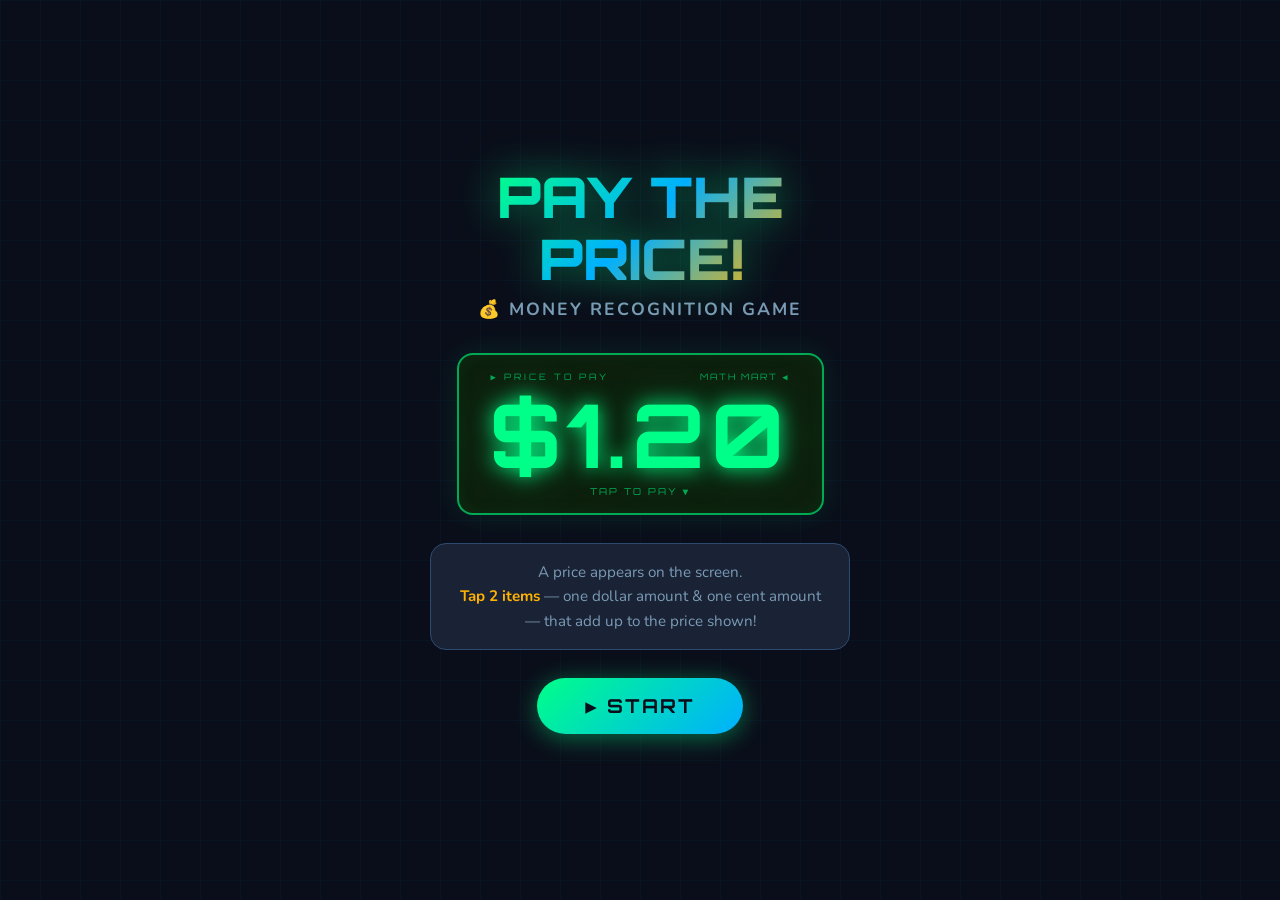
<file: index.html>
<!DOCTYPE html>
<html lang="en">
<head>
<meta charset="UTF-8">
<meta name="viewport" content="width=device-width, initial-scale=1.0, user-scalable=no">
<title>Pay the Price! 💰</title>
<link href="https://fonts.googleapis.com/css2?family=Orbitron:wght@400;700;900&family=Nunito:wght@400;700;800;900&display=swap" rel="stylesheet">
<style>
  /* ===== CSS VARIABLES ===== */
  :root {
    --bg: #0a0e1a;
    --panel: #111827;
    --panel2: #1a2235;
    --vfd-bg: #0d1f0d;
    --vfd-glow: #00ff88;
    --vfd-dim: #00aa55;
    --amber: #ffb300;
    --amber-glow: #ff8c00;
    --red: #ff3d5a;
    --green: #00e676;
    --blue: #00b0ff;
    --card-bg: #1e2d45;
    --card-border: #2e4a70;
    --card-hover: #243555;
    --selected: #00b0ff;
    --selected-bg: #0a2540;
    --correct: #00e676;
    --wrong: #ff3d5a;
    --text: #e8f4ff;
    --text-dim: #7a9bb5;
    --shadow: 0 8px 32px rgba(0,0,0,0.6);
    --radius: 16px;
    --radius-sm: 10px;
  }

  /* ===== RESET & BASE ===== */
  *, *::before, *::after { box-sizing: border-box; margin: 0; padding: 0; }

  html, body {
    width: 100%; height: 100%;
    /* Account for CodePen's ~45px top bar */
    max-height: 100dvh;
    overflow: hidden;
    background: var(--bg);
    font-family: 'Nunito', sans-serif;
    color: var(--text);
    -webkit-tap-highlight-color: transparent;
    user-select: none;
  }

  /* ===== SCREEN SYSTEM ===== */
  .screen {
    position: absolute;
    inset: 0;
    display: flex;
    flex-direction: column;
    align-items: center;
    justify-content: center;
    opacity: 0;
    pointer-events: none;
    transition: opacity 0.4s ease;
  }
  .screen.active {
    opacity: 1;
    pointer-events: all;
  }

  /* ===== BACKGROUND GRID ===== */
  body::before {
    content: '';
    position: fixed;
    inset: 0;
    background-image:
      linear-gradient(rgba(0,176,255,0.04) 1px, transparent 1px),
      linear-gradient(90deg, rgba(0,176,255,0.04) 1px, transparent 1px);
    background-size: 40px 40px;
    pointer-events: none;
    z-index: 0;
  }

  /* ===== LOADING SCREEN ===== */
  #loadingScreen {
    z-index: 100;
    background: var(--bg);
    gap: 24px;
  }
  .loader-title {
    font-family: 'Orbitron', monospace;
    font-size: clamp(1.4rem, 4vw, 2.2rem);
    font-weight: 900;
    color: var(--vfd-glow);
    text-shadow: 0 0 20px var(--vfd-glow);
    letter-spacing: 2px;
  }
  .loader-bar-wrap {
    width: min(320px, 80vw);
    height: 8px;
    background: #1a2235;
    border-radius: 4px;
    overflow: hidden;
    border: 1px solid #2e4a70;
  }
  .loader-bar {
    height: 100%;
    width: 0%;
    background: linear-gradient(90deg, var(--vfd-glow), var(--blue));
    border-radius: 4px;
    transition: width 0.2s ease;
    box-shadow: 0 0 10px var(--vfd-glow);
  }
  .loader-label {
    font-size: 0.85rem;
    color: var(--text-dim);
    font-weight: 700;
    letter-spacing: 1px;
  }

  /* ===== START SCREEN ===== */
  #startScreen {
    z-index: 10;
    gap: 0;
    padding: 20px;
  }
  .start-logo {
    font-family: 'Orbitron', monospace;
    font-weight: 900;
    font-size: clamp(1.8rem, 6vw, 3.5rem);
    background: linear-gradient(135deg, var(--vfd-glow) 0%, var(--blue) 50%, var(--amber) 100%);
    -webkit-background-clip: text;
    -webkit-text-fill-color: transparent;
    background-clip: text;
    text-shadow: none;
    filter: drop-shadow(0 0 20px rgba(0,255,136,0.5));
    text-align: center;
    line-height: 1.1;
    margin-bottom: 8px;
  }
  .start-tagline {
    font-size: clamp(0.9rem, 2.5vw, 1.1rem);
    color: var(--text-dim);
    font-weight: 700;
    letter-spacing: 2px;
    text-transform: uppercase;
    margin-bottom: 32px;
    text-align: center;
  }
  .start-demo {
    background: var(--vfd-bg);
    border: 2px solid var(--vfd-dim);
    border-radius: var(--radius);
    padding: 16px 32px;
    margin-bottom: 28px;
    text-align: center;
    box-shadow: 0 0 30px rgba(0,255,136,0.1), inset 0 0 20px rgba(0,255,136,0.05);
  }
  .start-demo-label {
    font-family: 'Orbitron', monospace;
    font-size: 0.7rem;
    color: var(--vfd-dim);
    letter-spacing: 3px;
    margin-bottom: 4px;
  }
  .start-demo-price {
    font-family: 'Orbitron', monospace;
    font-size: clamp(2rem, 6vw, 3rem);
    color: var(--vfd-glow);
    font-weight: 700;
    text-shadow: 0 0 20px var(--vfd-glow), 0 0 40px rgba(0,255,136,0.3);
    letter-spacing: 4px;
  }
  .instructions {
    background: var(--panel2);
    border: 1px solid var(--card-border);
    border-radius: var(--radius);
    padding: 16px 20px;
    margin-bottom: 28px;
    max-width: 420px;
    width: 100%;
  }
  .instructions p {
    font-size: clamp(0.85rem, 2.2vw, 0.95rem);
    color: var(--text-dim);
    line-height: 1.6;
    text-align: center;
  }
  .instructions strong { color: var(--amber); }

  .btn-start {
    font-family: 'Orbitron', monospace;
    font-size: clamp(1rem, 3vw, 1.2rem);
    font-weight: 700;
    letter-spacing: 2px;
    color: var(--bg);
    background: linear-gradient(135deg, var(--vfd-glow), var(--blue));
    border: none;
    border-radius: 50px;
    padding: 16px 48px;
    cursor: pointer;
    transition: transform 0.15s, box-shadow 0.15s, filter 0.15s;
    box-shadow: 0 4px 24px rgba(0,255,136,0.4), 0 0 0 0 rgba(0,255,136,0);
    min-height: 56px;
    min-width: 180px;
  }
  .btn-start:hover { transform: translateY(-2px); filter: brightness(1.1); box-shadow: 0 8px 32px rgba(0,255,136,0.5); }
  .btn-start:active { transform: translateY(0px) scale(0.97); }

  /* ===== GAME SCREEN ===== */
  #gameScreen {
    z-index: 10;
    justify-content: flex-start;
    padding: 0;
    gap: 0;
  }
  .game-wrapper {
    width: 100%;
    height: 100%;
    display: flex;
    flex-direction: column;
    padding: 8px 10px 6px;
    gap: 7px;
    max-width: 600px;
    margin: 0 auto;
  }



  /* ===== SEGMENTED PROGRESS BAR ===== */
  .seg-progress {
    display: flex;
    gap: 4px;
    flex-shrink: 0;
    align-items: center;
  }
  .seg {
    flex: 1;
    height: 28px;
    border-radius: 6px;
    background: var(--panel2);
    border: 1.5px solid var(--card-border);
    display: flex;
    align-items: center;
    justify-content: center;
    font-family: 'Orbitron', monospace;
    font-size: 0.6rem;
    font-weight: 700;
    color: var(--text-dim);
    transition: background 0.35s ease, border-color 0.35s ease, color 0.35s ease, box-shadow 0.35s ease;
    overflow: hidden;
  }
  .seg.done {
    background: var(--vfd-glow);
    border-color: var(--vfd-glow);
    color: #0a0e1a;
    box-shadow: 0 0 8px rgba(0,255,136,0.5);
  }
  .seg.done .seg-num { display: none; }
  .seg.done::after { content: '✓'; font-size: 0.72rem; font-weight: 900; }

  /* VFD DISPLAY */
  .vfd-display {
    background: var(--vfd-bg);
    border: 2px solid var(--vfd-dim);
    border-radius: var(--radius);
    padding: 14px 16px;
    text-align: center;
    flex-shrink: 0;
    position: relative;
    box-shadow: 0 0 24px rgba(0,255,136,0.12), inset 0 0 16px rgba(0,255,136,0.05);
    overflow: hidden;
  }
  .vfd-display::before {
    content: '';
    position: absolute;
    inset: 0;
    background: repeating-linear-gradient(
      0deg,
      transparent,
      transparent 3px,
      rgba(0,0,0,0.1) 3px,
      rgba(0,0,0,0.1) 4px
    );
    pointer-events: none;
  }
  .vfd-label-row {
    display: flex;
    justify-content: space-between;
    align-items: center;
    margin-bottom: 4px;
  }
  .vfd-label {
    font-family: 'Orbitron', monospace;
    font-size: 0.55rem;
    color: var(--vfd-dim);
    letter-spacing: 3px;
    text-transform: uppercase;
  }
  .vfd-store {
    font-family: 'Orbitron', monospace;
    font-size: 0.55rem;
    color: var(--vfd-dim);
    letter-spacing: 2px;
  }
  .vfd-price {
    font-family: 'Orbitron', monospace;
    font-size: clamp(3rem, 11vw, 5.5rem);
    font-weight: 700;
    color: var(--vfd-glow);
    text-shadow: 0 0 20px var(--vfd-glow), 0 0 60px rgba(0,255,136,0.2);
    letter-spacing: 6px;
    line-height: 1.1;
    transition: all 0.2s ease;
  }
  .vfd-price.flash {
    animation: priceFlash 0.4s ease;
  }
  @keyframes priceFlash {
    0% { opacity: 1; }
    30% { opacity: 0.1; color: #fff; }
    60% { opacity: 0.6; }
    100% { opacity: 1; }
  }
  .vfd-subtext {
    font-family: 'Orbitron', monospace;
    font-size: 0.6rem;
    color: var(--vfd-dim);
    letter-spacing: 2px;
    margin-top: 2px;
  }

  /* SELECTION TRAY */
  .selection-tray {
    display: flex;
    align-items: center;
    justify-content: center;
    gap: 12px;
    flex-shrink: 0;
    min-height: 48px;
  }
  .tray-slot {
    width: clamp(70px, 18vw, 100px);
    height: clamp(56px, 14vw, 80px);
    border: 2px dashed var(--card-border);
    border-radius: var(--radius-sm);
    display: flex;
    align-items: center;
    justify-content: center;
    background: var(--panel2);
    position: relative;
    transition: all 0.2s ease;
  }
  .tray-slot.filled {
    border-color: var(--selected);
    border-style: solid;
    background: var(--selected-bg);
    box-shadow: 0 0 14px rgba(0,176,255,0.3);
  }
  .tray-slot img {
    width: 80%;
    height: 80%;
    object-fit: contain;
    filter: drop-shadow(0 2px 6px rgba(0,0,0,0.5));
  }
  .tray-label {
    font-family: 'Orbitron', monospace;
    font-size: clamp(0.6rem, 1.5vw, 0.7rem);
    font-weight: 700;
    color: var(--selected);
    text-align: center;
    margin-top: 4px;
    min-height: 14px;
  }
  .tray-plus {
    font-size: 1.4rem;
    color: var(--card-border);
    font-weight: 900;
  }
  .tray-eq {
    font-size: 1.4rem;
    color: var(--card-border);
    font-weight: 900;
  }
  .tray-total {
    font-family: 'Orbitron', monospace;
    font-size: clamp(0.85rem, 2.5vw, 1rem);
    font-weight: 700;
    color: var(--text-dim);
    min-width: 70px;
    text-align: left;
  }
  .tray-total.match { color: var(--correct); text-shadow: 0 0 10px var(--correct); }
  .tray-wrapper {
    display: flex;
    flex-direction: column;
    align-items: center;
  }

  /* money-grid kept for compatibility but layout now uses .money-zone/.money-row */
  .money-grid { display: none; }
  .money-card {
    background: var(--card-bg);
    border: 2px solid var(--card-border);
    border-radius: var(--radius-sm);
    display: flex;
    align-items: center;
    justify-content: center;
    cursor: pointer;
    transition: transform 0.12s ease, box-shadow 0.12s ease, background 0.12s ease, border-color 0.12s ease;
    padding: 6px;
    position: relative;
    overflow: hidden;
    min-height: 44px;
  }
  .money-card:hover {
    transform: translateY(-2px);
    background: var(--card-hover);
    box-shadow: 0 6px 20px rgba(0,0,0,0.4);
    border-color: #4a7aaa;
  }
  .money-card:active { transform: scale(0.95); }
  .money-card.selected {
    background: var(--selected-bg);
    border-color: var(--selected);
    box-shadow: 0 0 16px rgba(0,176,255,0.35), inset 0 0 12px rgba(0,176,255,0.05);
  }
  .money-card.correct-flash {
    animation: correctFlash 0.5s ease forwards;
  }
  .money-card.wrong-flash {
    animation: wrongFlash 0.5s ease forwards;
  }
  @keyframes correctFlash {
    0% { background: var(--selected-bg); }
    30% { background: rgba(0,230,118,0.3); border-color: var(--correct); box-shadow: 0 0 24px rgba(0,230,118,0.5); }
    100% { background: var(--selected-bg); }
  }
  @keyframes wrongFlash {
    0% { background: var(--selected-bg); }
    30% { background: rgba(255,61,90,0.3); border-color: var(--wrong); box-shadow: 0 0 24px rgba(255,61,90,0.5); }
    100% { background: var(--card-bg); border-color: var(--card-border); }
  }
  .money-card.disabled {
    opacity: 0.4;
    cursor: not-allowed;
    pointer-events: none;
  }
  .money-card img {
    width: 100%;
    height: 100%;
    object-fit: contain;
    filter: drop-shadow(0 2px 6px rgba(0,0,0,0.4));
    pointer-events: none;
    display: block;
  }
  /* Coins (all cents + $1 coin) are smaller than notes — scale down */
  .money-card.cents-type img,
  .money-card.coin-type img {
    width: 72%;
    height: 72%;
  }
  /* Hide labels — image-only cards */
  .money-card-label { display: none; }
  .money-card.cents-type { border-color: rgba(255,179,0,0.25); }
  .money-card.dollars-type { border-color: rgba(0,176,255,0.2); }
  .money-card.coin-type { border-color: rgba(0,176,255,0.2); }

  /* ===== MONEY ZONE SEPARATOR ===== */
  .money-zone {
    flex: 1;
    min-height: 0;
    display: flex;
    flex-direction: column;
    background: #0d1628;
    border: 1.5px solid #1e3050;
    border-radius: var(--radius);
    padding: 8px;
    gap: 6px;
    position: relative;
  }
  .money-zone-label {
    font-family: 'Orbitron', monospace;
    font-size: 0.5rem;
    font-weight: 700;
    letter-spacing: 3px;
    color: #2a4060;
    text-align: center;
    text-transform: uppercase;
    flex-shrink: 0;
  }
  .money-row {
    display: grid;
    grid-template-columns: repeat(4, 1fr);
    gap: 6px;
    flex: 1;
    min-height: 0;
  }

  /* FEEDBACK OVERLAY */
  .feedback-overlay {
    position: absolute;
    inset: 0;
    display: flex;
    flex-direction: column;
    align-items: center;
    justify-content: center;
    gap: 8px;
    background: rgba(10,14,26,0.88);
    border-radius: var(--radius);
    opacity: 0;
    pointer-events: none;
    transition: opacity 0.2s ease;
    z-index: 20;
    backdrop-filter: blur(4px);
  }
  .feedback-overlay.show { opacity: 1; pointer-events: all; }
  .feedback-emoji { font-size: clamp(2.5rem, 8vw, 4rem); animation: popIn 0.3s cubic-bezier(0.34,1.56,0.64,1); }
  .feedback-msg {
    font-family: 'Orbitron', monospace;
    font-size: clamp(1.2rem, 4vw, 1.8rem);
    font-weight: 900;
    letter-spacing: 2px;
    text-align: center;
  }
  .feedback-msg.correct { color: var(--correct); text-shadow: 0 0 20px var(--correct); }
  .feedback-msg.wrong { color: var(--wrong); text-shadow: 0 0 20px var(--wrong); }
  .feedback-sub {
    font-size: clamp(0.75rem, 2vw, 0.9rem);
    color: var(--text-dim);
    font-weight: 700;
    text-align: center;
  }
  .btn-next {
    font-family: 'Orbitron', monospace;
    font-size: 0.9rem;
    font-weight: 700;
    letter-spacing: 1px;
    color: var(--bg);
    background: var(--vfd-glow);
    border: none;
    border-radius: 50px;
    padding: 12px 32px;
    cursor: pointer;
    margin-top: 8px;
    min-height: 48px;
    transition: transform 0.15s, filter 0.15s;
    box-shadow: 0 4px 16px rgba(0,255,136,0.3);
  }
  .btn-next:hover { filter: brightness(1.1); transform: translateY(-1px); }
  .btn-next:active { transform: scale(0.96); }
  @keyframes popIn {
    0% { transform: scale(0); }
    100% { transform: scale(1); }
  }

  /* RESULT SCREEN */
  #resultScreen {
    z-index: 10;
    gap: 20px;
    padding: 20px;
  }
  .result-trophy { font-size: clamp(3rem, 10vw, 5rem); animation: bounce 0.6s cubic-bezier(0.34,1.56,0.64,1); }
  @keyframes bounce {
    0% { transform: scale(0) rotate(-10deg); }
    100% { transform: scale(1) rotate(0deg); }
  }
  .result-title {
    font-family: 'Orbitron', monospace;
    font-size: clamp(1.4rem, 5vw, 2.2rem);
    font-weight: 900;
    color: var(--vfd-glow);
    text-shadow: 0 0 20px var(--vfd-glow);
    letter-spacing: 3px;
    text-align: center;
  }
  .result-score-wrap {
    background: var(--panel2);
    border: 1px solid var(--card-border);
    border-radius: var(--radius);
    padding: 20px 32px;
    text-align: center;
  }
  .result-score-label { font-size: 0.75rem; font-weight: 800; color: var(--text-dim); letter-spacing: 3px; text-transform: uppercase; margin-bottom: 4px; }
  .result-score-num {
    font-family: 'Orbitron', monospace;
    font-size: clamp(2.5rem, 8vw, 4rem);
    font-weight: 900;
    color: var(--amber);
    text-shadow: 0 0 20px rgba(255,179,0,0.5);
  }
  .result-sub { font-size: 0.9rem; color: var(--text-dim); font-weight: 700; margin-top: 4px; }
  .result-stars { font-size: 2rem; letter-spacing: 4px; margin-top: 4px; }
  .btn-play-again {
    font-family: 'Orbitron', monospace;
    font-size: clamp(0.9rem, 2.5vw, 1.1rem);
    font-weight: 700;
    letter-spacing: 2px;
    color: var(--bg);
    background: linear-gradient(135deg, var(--vfd-glow), var(--blue));
    border: none;
    border-radius: 50px;
    padding: 16px 40px;
    cursor: pointer;
    transition: transform 0.15s, filter 0.15s, box-shadow 0.15s;
    box-shadow: 0 4px 24px rgba(0,255,136,0.4);
    min-height: 56px;
    min-width: 180px;
  }
  .btn-play-again:hover { transform: translateY(-2px); filter: brightness(1.1); }
  .btn-play-again:active { transform: scale(0.97); }

  /* PARTICLES */
  .particle {
    position: fixed;
    pointer-events: none;
    font-size: 1.4rem;
    z-index: 999;
    animation: particleFly 0.8s ease-out forwards;
  }
  @keyframes particleFly {
    0% { transform: translate(0, 0) scale(1); opacity: 1; }
    100% { transform: translate(var(--dx), var(--dy)) scale(0.3); opacity: 0; }
  }



  /* RESPONSIVE TWEAKS */
  .screen { top: 0; }

  @media (max-height: 620px) {
    .game-wrapper { padding: 5px 8px 4px; gap: 5px; }
    .vfd-display { padding: 6px 12px; }
    .vfd-price { font-size: clamp(1.8rem, 6vw, 2.8rem); }
    .seg { height: 22px; font-size: 0.55rem; }
    .money-zone { padding: 5px; gap: 4px; }
    .money-row { gap: 4px; }
    .tray-slot { width: clamp(52px, 14vw, 76px); height: clamp(42px, 11vw, 62px); }
  }
</style>
</head>
<body>

<!-- ===== LOADING SCREEN ===== -->
<div class="screen active" id="loadingScreen">
  <div class="loader-title">PAY THE PRICE!</div>
  <div class="loader-bar-wrap"><div class="loader-bar" id="loaderBar"></div></div>
  <div class="loader-label" id="loaderLabel">LOADING ASSETS...</div>
</div>

<!-- ===== START SCREEN ===== -->
<div class="screen" id="startScreen">
  <div class="start-logo">PAY THE<br>PRICE!</div>
  <div class="start-tagline">💰 Money Recognition Game</div>
  <div class="start-demo">
    <div class="vfd-label-row">
      <div class="vfd-label">▶ PRICE TO PAY</div>
      <div class="vfd-store">MATH MART ◀</div>
    </div>
    <div class="vfd-price">$1.20</div>
    <div class="vfd-subtext">TAP TO PAY ▼</div>
  </div>
  <div class="instructions">
    <p>A price appears on the screen.<br>
    <strong>Tap 2 items</strong> — one dollar amount &amp; one cent amount — that add up to the price shown!</p>
  </div>
  <button class="btn-start" id="btnStart" onclick="startGame()">▶ START</button>
</div>

<!-- ===== GAME SCREEN ===== -->
<div class="screen" id="gameScreen">
  <div class="game-wrapper">

    <!-- Segmented Progress Bar -->
    <div class="seg-progress" id="segProgress"></div>

    <!-- VFD Display -->
    <div class="vfd-display">
      <div class="vfd-label-row">
        <div class="vfd-label">▶ PRICE TO PAY</div>
        <div class="vfd-store">MATH MART ◀</div>
      </div>
      <div class="vfd-price" id="priceDisplay">$1.05</div>
      <div class="vfd-subtext" id="vfdSub">SELECT YOUR PAYMENT ▼</div>
    </div>

    <!-- Selection Tray -->
    <div class="selection-tray">
      <div style="display:flex;flex-direction:column;align-items:center;">
        <div class="tray-slot" id="tray0"></div>
        <div class="tray-label" id="trayLabel0"></div>
      </div>
      <div class="tray-plus">+</div>
      <div style="display:flex;flex-direction:column;align-items:center;">
        <div class="tray-slot" id="tray1"></div>
        <div class="tray-label" id="trayLabel1"></div>
      </div>
      <div class="tray-eq">=</div>
      <div class="tray-total" id="trayTotal">?</div>
    </div>

    <!-- Money Zone: fixed positions, dollars top / cents bottom -->
    <div class="money-zone">
      <div class="money-zone-label">choose your payment</div>
      <!-- Row 1: dollar notes/coins ($1, $2, $5, $10) -->
      <div class="money-row" id="dollarRow"></div>
      <!-- Row 2: cent coins (5c, 10c, 20c, 50c) -->
      <div class="money-row" id="centRow"></div>
    </div>

    <!-- Feedback Overlay -->
    <div class="feedback-overlay" id="feedbackOverlay">
      <div class="feedback-emoji" id="feedbackEmoji">✅</div>
      <div class="feedback-msg" id="feedbackMsg">CORRECT!</div>
      <div class="feedback-sub" id="feedbackSub"></div>
      <button class="btn-next" id="btnNext" onclick="nextRound()">NEXT →</button>
    </div>
  </div>
</div>

<!-- ===== RESULT SCREEN ===== -->
<div class="screen" id="resultScreen">
  <div class="result-trophy" id="resultTrophy">🏆</div>
  <div class="result-title" id="resultTitle">GREAT JOB!</div>
  <div class="result-score-wrap">
    <div class="result-score-label">Final Score</div>
    <div class="result-score-num" id="finalScore">0</div>
    <div class="result-sub" id="resultSub">out of 10 rounds</div>
    <div class="result-stars" id="resultStars">⭐⭐⭐</div>
  </div>
  <button class="btn-play-again" onclick="restartGame()">▶ PLAY AGAIN</button>
</div>

<script>
// ===================================================
// ASSET DEFINITIONS
// ===================================================
const MONEY = [
  { id: 'c5',   label: '5¢',   value: 5,    cents: true,  img: 'https://i.postimg.cc/k4Wpcs5P/5-cents.png' },
  { id: 'c10',  label: '10¢',  value: 10,   cents: true,  img: 'https://i.postimg.cc/tTFM5kgy/10-cents.png' },
  { id: 'c20',  label: '20¢',  value: 20,   cents: true,  img: 'https://i.postimg.cc/bJ1BTgvq/20-cents.png' },
  { id: 'c50',  label: '50¢',  value: 50,   cents: true,  img: 'https://i.postimg.cc/FR0BZpK9/50-cents.png' },
  { id: 'd1',   label: '$1',   value: 100,  cents: false, img: 'https://i.postimg.cc/Jnj2qxhL/1-dollar.png' },
  { id: 'd2',   label: '$2',   value: 200,  cents: false, img: 'https://i.postimg.cc/MT1FD5Gk/2-dollars.png' },
  { id: 'd5',   label: '$5',   value: 500,  cents: false, img: 'https://i.postimg.cc/XJ9z8Lv0/5-dollars.png' },
  { id: 'd10',  label: '$10',  value: 1000, cents: false, img: 'https://i.postimg.cc/bJ1BTgvp/10-dollars.png' },
];

const DOLLAR_ITEMS = MONEY.filter(m => !m.cents);
const CENT_ITEMS   = MONEY.filter(m => m.cents);

// ===================================================
// GAME STATE
// ===================================================
let state = {
  score: 0,
  round: 0,
  lives: 3,
  totalRounds: 10,
  currentPrice: 0,
  correctDollar: null,
  correctCent: null,
  selection: [],        // array of up to 2 selected money IDs
  locked: false,
  currentOptions: [],
};

// ===================================================
// PRELOAD ASSETS
// ===================================================
function preloadAssets() {
  const bar = document.getElementById('loaderBar');
  const label = document.getElementById('loaderLabel');
  const imgs = MONEY.map(m => m.img);
  let loaded = 0;

  return new Promise((resolve) => {
    if (imgs.length === 0) { resolve(); return; }
    imgs.forEach(src => {
      const img = new Image();
      img.onload = img.onerror = () => {
        loaded++;
        const pct = Math.round((loaded / imgs.length) * 100);
        bar.style.width = pct + '%';
        label.textContent = `LOADING... ${pct}%`;
        if (loaded === imgs.length) {
          label.textContent = 'READY!';
          setTimeout(resolve, 400);
        }
      };
      img.src = src;
    });
  });
}

// ===================================================
// SCREEN MANAGEMENT
// ===================================================
function showScreen(id) {
  document.querySelectorAll('.screen').forEach(s => s.classList.remove('active'));
  document.getElementById(id).classList.add('active');
}

// ===================================================
// GENERATE ROUND
// ===================================================
function generateRound() {
  // Pick a random dollar item and a random cent item
  const dollar = DOLLAR_ITEMS[Math.floor(Math.random() * DOLLAR_ITEMS.length)];
  const cent   = CENT_ITEMS[Math.floor(Math.random() * CENT_ITEMS.length)];
  const total  = dollar.value + cent.value;

  state.correctDollar = dollar;
  state.correctCent   = cent;
  state.currentPrice  = total;
  state.selection     = [];
  state.locked        = false;
  // All 8 cards are always visible — no options list needed
}

function shuffleArray(arr) {
  const a = [...arr];
  for (let i = a.length - 1; i > 0; i--) {
    const j = Math.floor(Math.random() * (i + 1));
    [a[i], a[j]] = [a[j], a[i]];
  }
  return a;
}

// ===================================================
// RENDER GAME UI
// ===================================================
function renderGame() {
  // Price display
  const dollars = Math.floor(state.currentPrice / 100);
  const cents   = state.currentPrice % 100;
  const priceStr = `$${dollars}.${String(cents).padStart(2, '0')}`;
  const el = document.getElementById('priceDisplay');
  el.textContent = priceStr;
  el.classList.remove('flash');
  void el.offsetWidth;
  el.classList.add('flash');

  // Clear any selected/flash states from previous round
  document.querySelectorAll('.money-card').forEach(card => {
    card.classList.remove('selected', 'correct-flash', 'wrong-flash');
  });

  // Tray
  renderTray();

  // Progress
  renderProgress();

  // Hide feedback
  document.getElementById('feedbackOverlay').classList.remove('show');
  document.getElementById('vfdSub').textContent = 'SELECT YOUR PAYMENT ▼';
}

// Build the segmented progress bar DOM (called once at game start)
function buildProgress() {
  const container = document.getElementById('segProgress');
  container.innerHTML = '';
  for (let i = 1; i <= state.totalRounds; i++) {
    const seg = document.createElement('div');
    seg.className = 'seg';
    seg.id = `seg${i}`;
    const num = document.createElement('span');
    num.className = 'seg-num';
    num.textContent = i;
    seg.appendChild(num);
    container.appendChild(seg);
  }
}

// Light up segments equal to current score
function renderProgress() {
  for (let i = 1; i <= state.totalRounds; i++) {
    const seg = document.getElementById(`seg${i}`);
    if (!seg) continue;
    if (i <= state.score) seg.classList.add('done');
    else seg.classList.remove('done');
  }
}

function renderTray() {
  const sel = state.selection;
  const slots = [document.getElementById('tray0'), document.getElementById('tray1')];
  const labels = [document.getElementById('trayLabel0'), document.getElementById('trayLabel1')];
  const totalEl = document.getElementById('trayTotal');

  slots.forEach((slot, i) => {
    slot.innerHTML = '';
    labels[i].textContent = '';
    if (sel[i]) {
      const m = MONEY.find(x => x.id === sel[i]);
      if (m) {
        slot.classList.add('filled');
        const img = document.createElement('img');
        img.src = m.img;
        img.alt = m.label;
        slot.appendChild(img);
        labels[i].textContent = m.label;
      }
    } else {
      slot.classList.remove('filled');
    }
  });

  // Show running total
  if (sel.length === 0) {
    totalEl.textContent = '?';
    totalEl.className = 'tray-total';
  } else if (sel.length === 1) {
    const m = MONEY.find(x => x.id === sel[0]);
    const val = m ? m.value : 0;
    totalEl.textContent = formatMoney(val);
    totalEl.className = 'tray-total';
  } else {
    const vals = sel.map(id => { const m = MONEY.find(x => x.id === id); return m ? m.value : 0; });
    const sum = vals[0] + vals[1];
    totalEl.textContent = formatMoney(sum);
    totalEl.className = sum === state.currentPrice ? 'tray-total match' : 'tray-total';
  }
}

function renderGrid() {
  // Fixed order: dollars top row, cents bottom row — positions never change
  const DOLLAR_ORDER = ['d1', 'd2', 'd5', 'd10'];
  const CENT_ORDER   = ['c5', 'c10', 'c20', 'c50'];

  function buildRow(rowId, ids) {
    const row = document.getElementById(rowId);
    row.innerHTML = '';
    ids.forEach(id => {
      const m = MONEY.find(x => x.id === id);
      const card = document.createElement('div');
      // $1 is a coin — use coin-type sizing; $2/$5/$10 are notes
      const isCoin = (id === 'd1') || m.cents;
      const typeClass = m.cents ? 'cents-type' : (id === 'd1' ? 'coin-type' : 'dollars-type');
      card.className = `money-card ${typeClass}`;
      card.dataset.id = id;

      const img = document.createElement('img');
      img.src = m.img;
      img.alt = m.label;
      card.appendChild(img);

      card.addEventListener('click', () => onCardClick(id));
      card.addEventListener('touchend', (e) => { e.preventDefault(); onCardClick(id); }, { passive: false });

      row.appendChild(card);
    });
  }

  buildRow('dollarRow', DOLLAR_ORDER);
  buildRow('centRow',   CENT_ORDER);
}

function formatMoney(cents) {
  const d = Math.floor(cents / 100);
  const c = cents % 100;
  return `$${d}.${String(c).padStart(2, '0')}`;
}

// ===================================================
// CARD CLICK LOGIC
// ===================================================
function onCardClick(id) {
  if (state.locked) return;

  const m = MONEY.find(x => x.id === id);
  if (!m) return;

  const sel = state.selection;
  const idx = sel.indexOf(id);

  // Deselect if already selected
  if (idx !== -1) {
    sel.splice(idx, 1);
    updateCardSelected(id, false);
    renderTray();
    return;
  }

  // Can only select 2 items; enforce: 1 dollar + 1 cent
  if (sel.length >= 2) return;

  // Check type constraint: if we already have a dollar, only allow cent (and vice versa)
  if (sel.length === 1) {
    const existing = MONEY.find(x => x.id === sel[0]);
    if (existing.cents === m.cents) {
      // Same type — show a shake or ignore
      shakeCard(id);
      return;
    }
  }

  sel.push(id);
  updateCardSelected(id, true);
  renderTray();

  // Auto-check when 2 selected
  if (sel.length === 2) {
    setTimeout(checkAnswer, 300);
  }
}

function updateCardSelected(id, selected) {
  document.querySelectorAll('.money-card').forEach(card => {
    if (card.dataset.id === id) {
      if (selected) card.classList.add('selected');
      else card.classList.remove('selected');
    }
  });
}

function shakeCard(id) {
  document.querySelectorAll('.money-card').forEach(card => {
    if (card.dataset.id === id) {
      card.style.animation = 'wrongFlash 0.3s ease';
      setTimeout(() => { card.style.animation = ''; }, 300);
    }
  });
}

// ===================================================
// CHECK ANSWER
// ===================================================
function checkAnswer() {
  state.locked = true;
  const sel = state.selection;
  const vals = sel.map(id => { const m = MONEY.find(x => x.id === id); return m ? m.value : 0; });
  const sum = vals[0] + vals[1];
  const correct = sum === state.currentPrice;

  // Flash cards
  sel.forEach(id => {
    document.querySelectorAll('.money-card').forEach(card => {
      if (card.dataset.id === id) {
        card.classList.add(correct ? 'correct-flash' : 'wrong-flash');
      }
    });
  });

  setTimeout(() => showFeedback(correct, sum), 400);
}

function showFeedback(correct, sum) {
  const overlay = document.getElementById('feedbackOverlay');
  const emoji   = document.getElementById('feedbackEmoji');
  const msg     = document.getElementById('feedbackMsg');
  const sub     = document.getElementById('feedbackSub');
  const vfdsub  = document.getElementById('vfdSub');

  if (correct) {
    state.score++;
    renderProgress(); // light up the new segment immediately
    playCorrectSound();
    emoji.textContent = ['🎉','✅','💰','🤑','⭐'][Math.floor(Math.random()*5)];
    msg.textContent = ['CORRECT!','NICE ONE!','WELL DONE!','PERFECT!'][Math.floor(Math.random()*4)];
    msg.className = 'feedback-msg correct';
    sub.textContent = `${formatMoney(sum)} — That's the right amount!`;
    vfdsub.textContent = '✓ PAYMENT ACCEPTED ✓';
    spawnParticles(true);
  } else {
    state.lives = Math.max(0, state.lives - 1);

    emoji.textContent = ['❌','💔','🙈','😬'][Math.floor(Math.random()*4)];
    msg.textContent = ['TRY AGAIN!','NOT QUITE!','OOPS!','KEEP GOING!'][Math.floor(Math.random()*4)];
    msg.className = 'feedback-msg wrong';
    const dLabel = state.correctDollar.label;
    const cLabel = state.correctCent.label;
    sub.textContent = `The answer was ${dLabel} + ${cLabel} = ${formatMoney(state.currentPrice)}`;
    vfdsub.textContent = '✗ PAYMENT DECLINED ✗';
  }

  overlay.classList.add('show');

  if (state.round >= state.totalRounds) {
    document.getElementById('btnNext').textContent = 'FINISH →';
  } else {
    document.getElementById('btnNext').textContent = 'NEXT →';
  }
}

// ===================================================
// PARTICLES
// ===================================================
function spawnParticles(positive) {
  const emojis = positive
    ? ['💰','⭐','✨','🌟','💵','🎉']
    : ['💔','😬'];
  const count = positive ? 6 : 2;
  for (let i = 0; i < count; i++) {
    setTimeout(() => {
      const p = document.createElement('div');
      p.className = 'particle';
      p.textContent = emojis[Math.floor(Math.random() * emojis.length)];
      const x = 20 + Math.random() * 60;
      const y = 20 + Math.random() * 60;
      const dx = (Math.random() - 0.5) * 200;
      const dy = -(50 + Math.random() * 150);
      p.style.cssText = `left:${x}vw;top:${y}vh;--dx:${dx}px;--dy:${dy}px;animation-delay:${Math.random()*0.2}s`;
      document.body.appendChild(p);
      setTimeout(() => p.remove(), 900);
    }, i * 80);
  }
}

// ===================================================
// SOUND EFFECTS (Web Audio API — no external files)
// ===================================================
let audioCtx = null;

function getAudioCtx() {
  if (!audioCtx) audioCtx = new (window.AudioContext || window.webkitAudioContext)();
  return audioCtx;
}

function playCorrectSound() {
  try {
    const ctx = getAudioCtx();
    // Two-note ascending chime: C5 → E5
    const notes = [523.25, 659.25, 783.99];
    notes.forEach((freq, i) => {
      const osc  = ctx.createOscillator();
      const gain = ctx.createGain();
      osc.connect(gain);
      gain.connect(ctx.destination);
      osc.type = 'sine';
      osc.frequency.setValueAtTime(freq, ctx.currentTime);
      const start = ctx.currentTime + i * 0.13;
      gain.gain.setValueAtTime(0, start);
      gain.gain.linearRampToValueAtTime(0.22, start + 0.02);
      gain.gain.exponentialRampToValueAtTime(0.001, start + 0.4);
      osc.start(start);
      osc.stop(start + 0.42);
    });
  } catch(e) { /* audio blocked — fail silently */ }
}

// ===================================================
// GAME FLOW
// ===================================================
function startGame() {
  state.score  = 0;
  state.round  = 0;
  state.lives  = 3;
  state.locked = false;
  document.getElementById('btnNext').textContent = 'NEXT →';
  showScreen('gameScreen');
  buildProgress(); // create the 10 segments
  renderGrid();    // build the fixed money grid once
  nextRound();
}

function nextRound() {
  if (state.round >= state.totalRounds) {
    showResult();
    return;
  }

  state.round++;
  generateRound();
  renderGame();
}

function showResult() {
  const score = state.score;
  const total = state.totalRounds;
  document.getElementById('finalScore').textContent = `${score}`;
  document.getElementById('resultSub').textContent = `out of ${total} correct`;

  let trophy = '🏆', title = 'AMAZING!', stars = '⭐⭐⭐';
  if (score >= 9)       { trophy = '🏆'; title = 'AMAZING!';   stars = '⭐⭐⭐'; }
  else if (score >= 7)  { trophy = '🥈'; title = 'GREAT JOB!'; stars = '⭐⭐'; }
  else if (score >= 5)  { trophy = '🥉'; title = 'GOOD WORK!'; stars = '⭐'; }
  else                  { trophy = '💪'; title = 'KEEP TRYING!'; stars = '🔄'; }

  document.getElementById('resultTrophy').textContent = trophy;
  document.getElementById('resultTitle').textContent = title;
  document.getElementById('resultStars').textContent = stars;

  showScreen('resultScreen');
  if (score >= 5) spawnParticles(true);
}

function restartGame() {
  startGame();
}

// ===================================================
// INIT
// ===================================================
window.addEventListener('DOMContentLoaded', async () => {
  await preloadAssets();
  showScreen('startScreen');
});
</script>
</body>
</html>
</file>
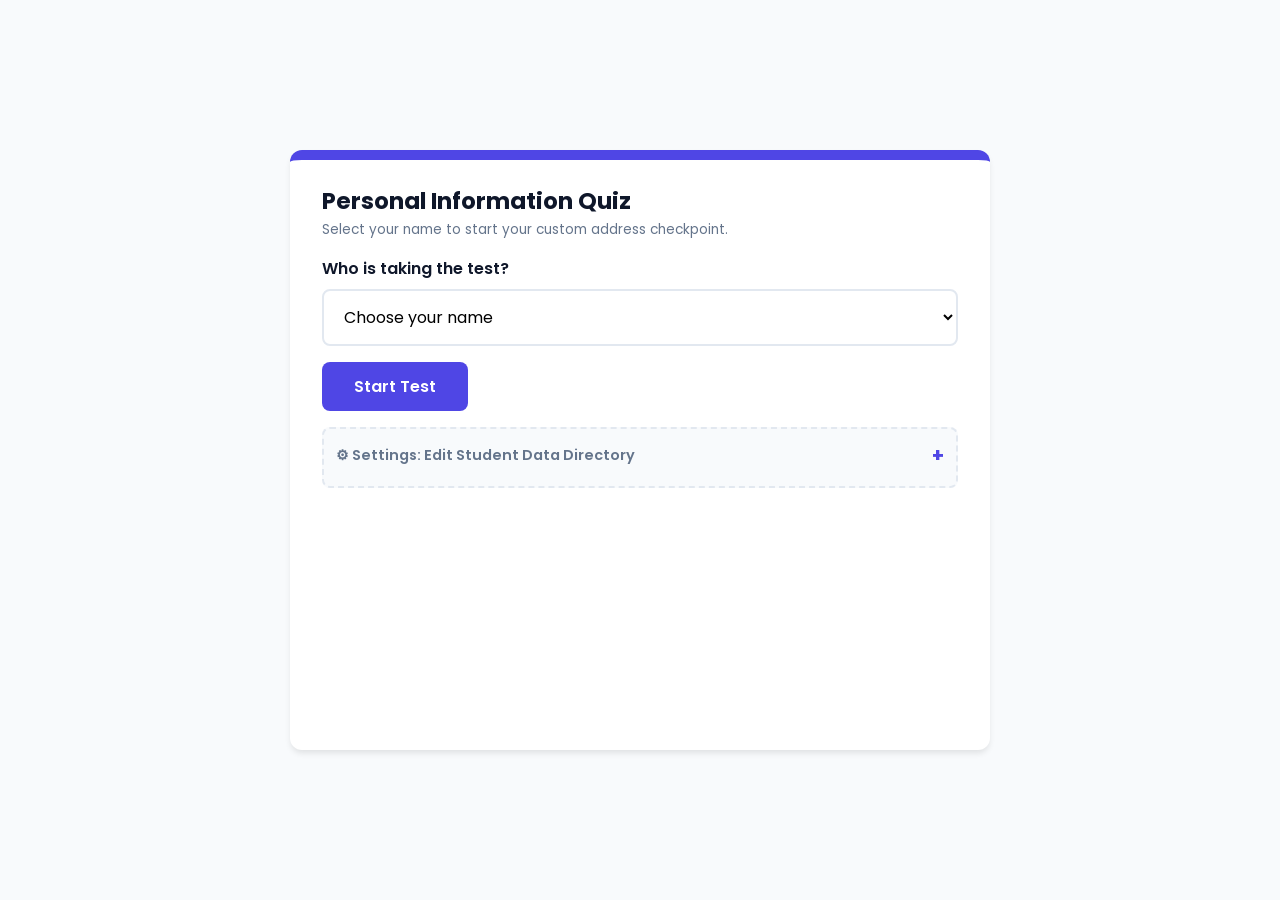
<file: address-quiz/index.html>
<!DOCTYPE html>
<html lang="en">
<head>
  <meta charset="UTF-8">
  <meta name="viewport" content="width=device-width, initial-scale=1.0">
  <title>Dynamic Address Verification App</title>
  <link rel="preconnect" href="https://fonts.googleapis.com">
  <link rel="preconnect" href="https://fonts.gstatic.com" crossorigin>
  <link href="https://fonts.googleapis.com/css2?family=Poppins:wght@400;500;600;700&display=swap" rel="stylesheet">
  <style>
    :root {
      --primary: #4F46E5;
      --primary-hover: #4338CA;
      --bg: #F8FAFC;
      --card-bg: #FFFFFF;
      --text: #0F172A;
      --text-muted: #64748B;
      --border: #E2E8F0;
      --correct: #10B981;
      --incorrect: #EF4444;
      --highlight: #FEF08A;
    }

    * { box-sizing: border-box; margin: 0; padding: 0; font-family: 'Poppins', sans-serif; }
    
    /* Lock the viewport completely */
    body { 
      background-color: var(--bg); 
      color: var(--text); 
      padding: 0.5rem; 
      display: flex; 
      justify-content: center; 
      align-items: center; 
      height: 100vh; 
      overflow: hidden;
    }
    
    /* Fixed container size that won't spill over or grow scrollbars */
    .container { 
      width: 100%; 
      max-width: 700px; 
      height: 92vh;
      max-height: 600px; /* Perfect ceiling height for laptops/iPads */
      background: var(--card-bg); 
      border-top: 10px solid var(--primary); 
      border-radius: 12px; 
      box-shadow: 0 4px 6px -1px rgba(0,0,0,0.1); 
      padding: 1.5rem 2rem; 
      position: relative; 
      display: flex; 
      flex-direction: column;
      overflow: hidden; /* Hard block on main container scrollbars */
    }

    h1 { font-size: 1.45rem; font-weight: 700; margin-bottom: 0.15rem; }
    .subtitle { color: var(--text-muted); font-size: 0.85rem; margin-bottom: 1rem; }
    .form-group { margin-bottom: 1rem; }
    
    /* Original Modern SaaS Select Dropdown Style */
    select { 
      width: 100%; 
      padding: 0.85rem 1rem; 
      font-size: 1rem; 
      border: 2px solid var(--border); 
      border-radius: 8px; 
      background-color: #fff;
      outline: none; 
      cursor: pointer; 
      transition: border-color 0.2s;
    }
    select:focus { border-color: var(--primary); }

    /* Compact Horizontal Header Layout */
    .question-header-row { display: flex; align-items: center; gap: 1rem; margin-bottom: 1rem; }
    label.title-label { display: block; font-weight: 600; font-size: 1.1rem; text-align: left; flex: 1; line-height: 1.4; }
    
    /* Slightly scaled-down pictogram to save valuable vertical room */
    .picto-box img { width: 70px; height: 70px; object-fit: contain; border: 2px solid var(--border); border-radius: 10px; padding: 0.3rem; background: #fff; display: block; }

    /* Visual Highlighting */
    .highlight-word { background-color: var(--highlight); padding: 0.1rem 0.4rem; border-radius: 4px; font-weight: 700; color: #1E293B; }

    /* Layout Selection Cards */
    .options-grid { display: flex; flex-direction: column; gap: 0.5rem; }
    .option-card { display: flex; align-items: center; padding: 0.75rem 1rem; border: 2px solid var(--border); border-radius: 8px; cursor: pointer; transition: all 0.2s; min-height: 46px; }
    .option-card:hover { background-color: #F1F5F9; border-color: var(--text-muted); }
    .option-card input[type="radio"] { margin-right: 0.75rem; width: 20px; height: 20px; accent-color: var(--primary); cursor: pointer; }
    .option-card span { font-size: 1rem; }
    .option-card.selected { border-color: var(--primary); background-color: #EEF2F6; }

    /* Footer Pagination Navigation */
    .nav-buttons { display: flex; gap: 1rem; margin-top: auto; padding-top: 1rem; }
    button { background-color: var(--primary); color: white; border: none; padding: 0.75rem 2rem; font-size: 1rem; font-weight: 600; border-radius: 8px; cursor: pointer; flex: 1; transition: background-color 0.2s; }
    button:hover { background-color: var(--primary-hover); }
    button.secondary-btn { background-color: #E2E8F0; color: var(--text); }
    button.secondary-btn:hover { background-color: #CBD5E1; }
    button.accent-btn { background-color: #10B981; color: white; margin-top: 0.5rem; font-size: 0.85rem; padding: 0.5rem; }
    button.accent-btn:hover { background-color: #059669; }
    
    .hidden { display: none !important; }

    /* Admin Editor Drawer - Keeps scroll isolated internally */
    .admin-panel { margin-top: 1rem; border: 2px dashed var(--border); padding: 0.75rem; border-radius: 8px; background: #F8FAFC; max-height: 220px; display: flex; flex-direction: column; }
    .admin-title { font-weight: 600; font-size: 0.9rem; color: var(--text-muted); cursor: pointer; display: flex; justify-content: space-between; align-items: center; user-select: none; padding-bottom: 0.25rem; }
    .admin-title .symbol { font-size: 1.2rem; font-weight: 700; color: var(--primary); }
    .admin-grid { display: flex; flex-direction: column; gap: 0.5rem; margin-top: 0.4rem; overflow-y: auto; padding-right: 0.25rem; }
    .admin-row { display: grid; grid-template-columns: repeat(5, 1fr); gap: 0.4rem; align-items: center; }
    .admin-row input { padding: 0.35rem; font-size: 0.8rem; border: 1px solid var(--border); border-radius: 4px; width: 100%; background: #fff; }

    /* Results Summary - Scroll isolated internally */
    .results-scroll { max-height: 280px; overflow-y: auto; padding-right: 0.25rem; margin-bottom: 0.5rem; }
    .score-badge { font-size: 2.5rem; font-weight: 700; color: var(--primary); text-align: center; margin: 0.25rem 0; }
    .review-item { padding: 0.85rem; border: 2px solid var(--border); border-radius: 8px; margin-bottom: 0.5rem; }
    .review-item.correct-row { border-color: var(--correct); background-color: #F0FDF4; }
    .review-item.incorrect-row { border-color: var(--incorrect); background-color: #FEF2F2; }
    .review-title { font-weight: 600; margin-bottom: 0.25rem; font-size: 0.95rem; }
    .txt-correct { color: var(--correct); font-weight: 600; }
    .txt-incorrect { color: var(--incorrect); font-weight: 600; }
  </style>
</head>
<body>

  <div class="container">
    <!-- Step 1: Launcher & Configuration -->
    <div id="step-name">
      <h1>Personal Information Quiz</h1>
      <p class="subtitle">Select your name to start your custom address checkpoint.</p>
      
      <div class="form-group">
        <label for="student-select" style="font-weight:600; margin-bottom:0.5rem; display:block;">Who is taking the test?</label>
        <select id="student-select"></select>
      </div>
      
      <button id="btn-start">Start Test</button>

      <!-- Admin Config Panel -->
      <div class="admin-panel">
        <div class="admin-title" onclick="toggleAdmin()">
          <span>⚙ Settings: Edit Student Data Directory</span>
          <span id="admin-toggle-indicator" class="symbol">+</span>
        </div>
        <div id="admin-content" class="admin-grid hidden">
          <div class="admin-row" style="font-weight:600; font-size:0.8rem; color:var(--text-muted); position: sticky; top: 0; background: #F8FAFC; padding-bottom: 4px;">
            <div>Name</div><div>Block</div><div>Street</div><div>Unit</div><div>Postal</div>
          </div>
          <div id="admin-inputs-container"></div>
          
          <button id="btn-add-profile" class="accent-btn">＋ Add New Student Profile</button>
          <button id="btn-save-data" style="font-size:0.85rem; padding:0.5rem; margin-top: 0.5rem; margin-bottom: 0.25rem;" class="secondary-btn">Apply & Save to Cache</button>
        </div>
      </div>
    </div>

    <!-- Step 2: One-Question Section Router -->
    <div id="step-quiz" class="hidden">
      <h1 id="quiz-header">Address Checkpoint</h1>
      <p class="subtitle">Section <span id="current-section-idx">1</span> of 4</p>
      
      <div id="active-question-box"></div>
      
      <div class="nav-buttons">
        <button id="btn-prev" class="secondary-btn hidden">Back</button>
        <button id="btn-next-step">Next</button>
      </div>
    </div>

    <!-- Step 3: Grade Report Summary -->
    <div id="step-results" class="hidden">
      <div style="text-align: center; margin-bottom: 1rem;">
        <h1>Quiz Complete!</h1>
        <div class="score-badge" id="score-display">0 / 4</div>
        <p id="results-feedback" style="color: var(--text-muted); font-size: 0.95rem;"></p>
      </div>

      <div class="results-scroll" id="review-container"></div>
      <button style="width: 100%;" onclick="window.location.reload()">Restart Dashboard</button>
    </div>
  </div>

  <script>
    const STORAGE_KEY = 'address_quiz_student_data';

    const metaConfig = {
      "Block Number": { iconId: 35655, highlight: "block number" },
      "Street Name": { iconId: 2299, highlight: "street name" },
      "Unit Number": { iconId: 3244, highlight: "unit number" },
      "Postal Code": { iconId: 6464, highlight: "postal code" }
    };
    
    const fields = ["Block Number", "Street Name", "Unit Number", "Postal Code"];

    const defaultStudentData = [
      { "Name": "Ad", "Block Number": "Blk 681A", "Street Name": "Woodlands Drive 62", "Unit Number": "#14-13", "Postal Code": "Singapore 731681" },
      { "Name": "Iz", "Block Number": "Blk 306", "Street Name": "Woodlands Street 31", "Unit Number": "#02-29", "Postal Code": "Singapore 730306" },
      { "Name": "Ha", "Block Number": "Blk 161A", "Street Name": "Jalan Teck Whye", "Unit Number": "#22-22", "Postal Code": "Singapore 681161" },
      { "Name": "An", "Block Number": "Blk 126A", "Street Name": "Canberra Street", "Unit Number": "#06-775", "Postal Code": "Singapore 751126" },
      { "Name": "Ni", "Block Number": "Blk 625A", "Street Name": "Woodlands Dr 52", "Unit Number": "#03-45", "Postal Code": "Singapore 731625" }
    ];

    let studentData = [];
    let selectedStudent = null;
    let currentFieldIdx = 0;
    let studentAnswers = {}; 
    let sectionData = [];    

    function loadDataFromCache() {
      const cached = localStorage.getItem(STORAGE_KEY);
      if (cached) {
        try {
          studentData = JSON.parse(cached);
        } catch(e) {
          studentData = [...defaultStudentData];
        }
      } else {
        studentData = [...defaultStudentData];
      }
    }

    function saveDataToCache() {
      localStorage.setItem(STORAGE_KEY, JSON.stringify(studentData));
    }

    function buildStudentDirectory() {
      const selectEl = document.getElementById('student-select');
      selectEl.innerHTML = '<option value="" disabled selected>Choose your name</option>';
      
      studentData.forEach(student => {
        if(student.Name && student.Name.trim() !== "") {
          const opt = document.createElement('option');
          opt.value = student.Name;
          opt.textContent = student.Name;
          selectEl.appendChild(opt);
        }
      });

      const adminContainer = document.getElementById('admin-inputs-container');
      adminContainer.innerHTML = '';
      studentData.forEach((student, index) => {
        const row = document.createElement('div');
        row.className = 'admin-row';
        row.innerHTML = `
          <input type="text" value="${student.Name || ''}" data-key="Name" data-idx="${index}" placeholder="Name">
          <input type="text" value="${student["Block Number"] || ''}" data-key="Block Number" data-idx="${index}" placeholder="Block">
          <input type="text" value="${student["Street Name"] || ''}" data-key="Street Name" data-idx="${index}" placeholder="Street">
          <input type="text" value="${student["Unit Number"] || ''}" data-key="Unit Number" data-idx="${index}" placeholder="Unit">
          <input type="text" value="${student["Postal Code"] || ''}" data-key="Postal Code" data-idx="${index}" placeholder="Postal">
        `;
        adminContainer.appendChild(row);
      });
    }

    function toggleAdmin() {
      const content = document.getElementById('admin-content');
      const indicator = document.getElementById('admin-toggle-indicator');
      if (content.classList.contains('hidden')) {
        content.classList.remove('hidden');
        indicator.textContent = "−";
      } else {
        content.classList.add('hidden');
        indicator.textContent = "+";
      }
    }

    document.getElementById('btn-add-profile').addEventListener('click', () => {
      const inputs = document.querySelectorAll('#admin-inputs-container input');
      inputs.forEach(input => {
        const idx = input.getAttribute('data-idx');
        const key = input.getAttribute('data-key');
        studentData[idx][key] = input.value;
      });
      studentData.push({ "Name": "", "Block Number": "", "Street Name": "", "Unit Number": "", "Postal Code": "" });
      buildStudentDirectory();
    });

    document.getElementById('btn-save-data').addEventListener('click', () => {
      const inputs = document.querySelectorAll('#admin-inputs-container input');
      inputs.forEach(input => {
        const idx = input.getAttribute('data-idx');
        const key = input.getAttribute('data-key');
        studentData[idx][key] = input.value;
      });

      studentData = studentData.filter(s => s.Name && s.Name.trim() !== "");

      if (studentData.length === 0) {
        alert("Directory must contain at least one valid name profile!");
        studentData = [...defaultStudentData];
      }

      saveDataToCache();
      buildStudentDirectory();
      alert('Student entries committed and locked to persistent local storage memory cache!');
    });

    function shuffle(arr) { return arr.sort(() => Math.random() - 0.5); }

    // Generates 4 unique options dynamically based on the current roster data
    function prepareQuizSections() {
      sectionData = [];
      fields.forEach(field => {
        const correctVal = selectedStudent[field];
        let pool = [...new Set(studentData.map(s => s[field]).filter(v => v && v.trim() !== ""))];
        let distractors = pool.filter(v => v !== correctVal);
        shuffle(distractors);

        let finalChoices = [correctVal];
        for (let i = 0; i < 3 && i < distractors.length; i++) {
          finalChoices.push(distractors[i]);
        }
        shuffle(finalChoices);
        sectionData.push({ field: field, choices: finalChoices, correct: correctVal });
      });
    }

    function renderCurrentQuestion() {
      const current = sectionData[currentFieldIdx];
      const config = metaConfig[current.field];
      
      document.getElementById('current-section-idx').textContent = currentFieldIdx + 1;
      
      if (currentFieldIdx === 0) {
        document.getElementById('btn-prev').classList.add('hidden');
      } else {
        document.getElementById('btn-prev').classList.remove('hidden');
      }

      const nextBtn = document.getElementById('btn-next-step');
      if (currentFieldIdx === fields.length - 1) {
        nextBtn.textContent = "Submit Answers";
      } else {
        nextBtn.textContent = "Next";
      }

      const container = document.getElementById('active-question-box');
      container.innerHTML = '';

      const headerRow = document.createElement('div');
      headerRow.className = 'question-header-row';

      const pictoBox = document.createElement('div');
      pictoBox.className = 'picto-box';
      pictoBox.innerHTML = `<img src="https://api.arasaac.org/v1/pictograms/${config.iconId}" alt="${current.field} Icon">`;
      headerRow.appendChild(pictoBox);

      const label = document.createElement('label');
      label.className = 'title-label';
      label.innerHTML = `What is your correct <span class="highlight-word">${config.highlight}</span>?`;
      headerRow.appendChild(label);

      container.appendChild(headerRow);

      const grid = document.createElement('div');
      grid.className = 'options-grid';

      current.choices.forEach(choice => {
        const card = document.createElement('label');
        card.className = 'option-card';
        if (studentAnswers[current.field] === choice) {
          card.classList.add('selected');
        }

        const radio = document.createElement('input');
        radio.type = 'radio';
        radio.name = current.field;
        radio.value = choice;
        if (studentAnswers[current.field] === choice) radio.checked = true;

        radio.addEventListener('change', () => {
          grid.querySelectorAll('.option-card').forEach(c => c.classList.remove('selected'));
          card.classList.add('selected');
          studentAnswers[current.field] = choice;
        });

        const span = document.createElement('span');
        span.textContent = choice;

        card.appendChild(radio);
        card.appendChild(span);
        grid.appendChild(card);
      });

      container.appendChild(grid);
    }

    document.getElementById('btn-start').addEventListener('click', () => {
      const name = document.getElementById('student-select').value;
      if (!name) return alert('Select your name to begin the quiz session!');

      selectedStudent = studentData.find(s => s.Name === name);
      document.getElementById('quiz-header').textContent = `${selectedStudent.Name}'s Address Verification`;
      
      studentAnswers = {};
      currentFieldIdx = 0;
      
      prepareQuizSections();
      renderCurrentQuestion();

      document.getElementById('step-name').classList.add('hidden');
      document.getElementById('step-quiz').classList.remove('hidden');
    });

    document.getElementById('btn-prev').addEventListener('click', () => {
      if (currentFieldIdx > 0) {
        currentFieldIdx--;
        renderCurrentQuestion();
      }
    });

    document.getElementById('btn-next-step').addEventListener('click', () => {
      const currentField = sectionData[currentFieldIdx].field;
      
      if (!studentAnswers[currentField]) {
        return alert(`Please select an choice before continuing!`);
      }

      if (currentFieldIdx < fields.length - 1) {
        currentFieldIdx++;
        renderCurrentQuestion();
      } else {
        processEvaluationDashboard();
      }
    });

    function processEvaluationDashboard() {
      let score = 0;
      const reviewContainer = document.getElementById('review-container');
      reviewContainer.innerHTML = '';

      fields.forEach(field => {
        const targetSection = sectionData.find(s => s.field === field);
        const chosen = studentAnswers[field];
        const correct = targetSection.correct;
        const isCorrect = (chosen === correct);

        if (isCorrect) score++;

        const item = document.createElement('div');
        item.className = `review-item ${isCorrect ? 'correct-row' : 'incorrect-row'}`;
        item.innerHTML = `
          <div class="review-title">${field}: ${isCorrect ? '<span class="txt-correct">✓ Correct</span>' : '<span class="txt-incorrect">✗ Incorrect</span>'}</div>
          <div style="font-size: 0.95rem; margin-top: 0.25rem;">
            <p><strong>Chosen Answer:</strong> ${chosen}</p>
            ${!isCorrect ? `<p style="margin-top:0.15rem;"><strong>Correct Verification:</strong> ${correct}</p>` : ''}
          </div>
        `;
        reviewContainer.appendChild(item);
      });

      document.getElementById('score-display').textContent = `${score} / 4`;
      document.getElementById('results-feedback').textContent = score === 4 ? "Perfect! Excellent job!" : "Review the correct verification details down below.";

      document.getElementById('step-quiz').classList.add('hidden');
      document.getElementById('step-results').classList.remove('hidden');
    }

    loadDataFromCache();
    buildStudentDirectory();
  </script>
</body>
</html>
</file>
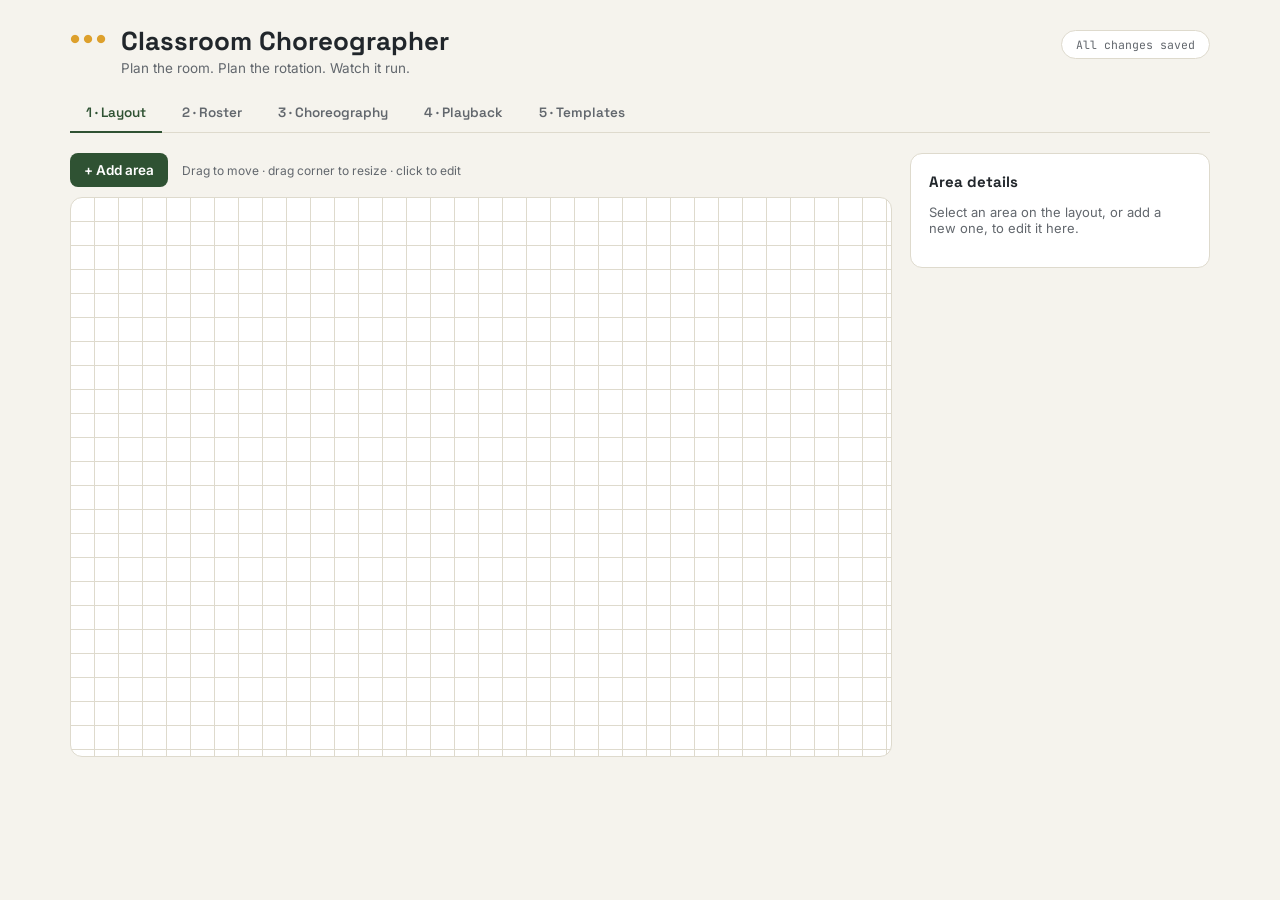
<file: class-choreo/index.html>
<!DOCTYPE html>
<html lang="en">
<head>
<meta charset="UTF-8">
<meta name="viewport" content="width=device-width, initial-scale=1.0">
<title>Classroom Choreographer</title>
<link rel="preconnect" href="https://fonts.googleapis.com">
<link href="https://fonts.googleapis.com/css2?family=Space+Grotesk:wght@500;600;700&family=Inter:wght@400;500;600;700&family=JetBrains+Mono:wght@500;600&display=swap" rel="stylesheet">
<link rel="stylesheet" href="style.css">
</head>
<body>

<div class="app">

  <header class="topbar">
    <div class="brand">
      <span class="brand-mark">&#9679;&#9679;&#9679;</span>
      <div class="brand-text">
        <h1>Classroom Choreographer</h1>
        <p>Plan the room. Plan the rotation. Watch it run.</p>
      </div>
    </div>
    <div class="save-indicator" id="saveIndicator">All changes saved</div>
  </header>

  <nav class="tabs" id="tabs">
    <button class="tab-btn active" data-tab="layout">1 &middot; Layout</button>
    <button class="tab-btn" data-tab="roster">2 &middot; Roster</button>
    <button class="tab-btn" data-tab="choreo">3 &middot; Choreography</button>
    <button class="tab-btn" data-tab="playback">4 &middot; Playback</button>
    <button class="tab-btn" data-tab="templates">5 &middot; Templates</button>
  </nav>

  <main class="tab-content">

    <!-- LAYOUT TAB -->
    <section class="panel active" id="panel-layout">
      <div class="panel-grid">
        <div class="canvas-wrap">
          <div class="canvas-toolbar">
            <button class="btn btn-accent" id="addAreaBtn">+ Add area</button>
            <span class="hint">Drag to move &middot; drag corner to resize &middot; click to edit</span>
          </div>
          <div class="canvas" id="canvas"></div>
        </div>
        <aside class="side-panel" id="areaEditor">
          <h3>Area details</h3>
          <p class="empty-note">Select an area on the layout, or add a new one, to edit it here.</p>
        </aside>
      </div>
    </section>

    <!-- ROSTER TAB -->
    <section class="panel" id="panel-roster">
      <div class="panel-grid">
        <div class="card">
          <h3>Students</h3>
          <form id="studentForm" class="inline-form">
            <input type="text" id="studentName" placeholder="Student name" required>
            <input type="color" id="studentColor" value="#4A6FA5" title="Avatar color">
            <button class="btn btn-accent" type="submit">+ Add student</button>
          </form>
          <ul class="list" id="studentList"></ul>
        </div>
        <div class="card">
          <h3>Groups</h3>
          <p class="muted">Groups let you assign a choreography step to several students at once.</p>
          <form id="groupForm" class="inline-form">
            <input type="text" id="groupName" placeholder="Group name" required>
            <button class="btn btn-accent" type="submit">+ Add group</button>
          </form>
          <div id="groupMemberPicker" class="group-picker"></div>
          <ul class="list" id="groupList"></ul>
        </div>
      </div>
    </section>

    <!-- CHOREOGRAPHY TAB -->
    <section class="panel" id="panel-choreo">
      <div class="panel-grid choreo-grid">
        <div class="card">
          <h3>Students</h3>
          <ul class="list selectable" id="choreoStudentList"></ul>
          <div class="divider"></div>
          <h3>Bulk assign to a group</h3>
          <form id="bulkForm" class="stack-form">
            <select id="bulkGroup"></select>
            <select id="bulkArea"></select>
            <input type="number" id="bulkDuration" min="1" value="10" placeholder="Minutes">
            <button class="btn btn-secondary" type="submit">Add step to group</button>
          </form>
        </div>
        <div class="card">
          <h3 id="choreoTitle">Choose a student</h3>
          <form id="stepForm" class="stack-form" style="display:none">
            <select id="stepArea"></select>
            <input type="number" id="stepDuration" min="1" value="10" placeholder="Minutes">
            <button class="btn btn-accent" type="submit">+ Add step</button>
          </form>
          <ol class="steps" id="stepsList"></ol>
        </div>
      </div>
    </section>

    <!-- PLAYBACK TAB -->
    <section class="panel" id="panel-playback">
      <div class="playback-controls">
        <button class="btn btn-accent" id="playBtn">&#9654; Play</button>
        <button class="btn btn-secondary" id="resetBtn">&#8634; Reset</button>
        <label class="speed-label">Speed
          <select id="speedSelect">
            <option value="2000">Fast (2s = 1 min)</option>
            <option value="5000" selected>Normal (5s = 1 min)</option>
            <option value="60000">Real time (1min = 1min)</option>
          </select>
        </label>
        <div class="time-display" id="timeDisplay">0:00 <span class="of">/ 0:00</span></div>
      </div>
      <input type="range" id="scrubber" class="scrubber" min="0" max="0" step="0.1" value="0">
      <div class="canvas-wrap">
        <div class="canvas playback-canvas" id="playbackCanvas">
          <div class="pb-layer" id="pbAreaLayer"></div>
          <div class="pb-layer" id="pbAvatarLayer"></div>
        </div>
      </div>
    </section>

    <!-- TEMPLATES TAB -->
    <section class="panel" id="panel-templates">
      <div class="panel-grid">
        <div class="card">
          <h3>Save current plan</h3>
          <p class="muted">Saves your layout, roster, groups and choreography together as a reusable template.</p>
          <button class="btn btn-accent" id="saveTemplateBtn">+ Save as template</button>
        </div>
        <div class="card">
          <h3>Saved templates</h3>
          <ul class="list" id="templateList"></ul>
        </div>
      </div>
      <div class="card danger-zone">
        <h3>Reset</h3>
        <p class="muted">Clears the current layout, roster and choreography from this device. Saved templates are kept.</p>
        <button class="btn btn-danger" id="clearAllBtn">Clear current plan</button>
      </div>
    </section>

  </main>
</div>

<script src="app.js"></script>
</body>
</html>
</file>
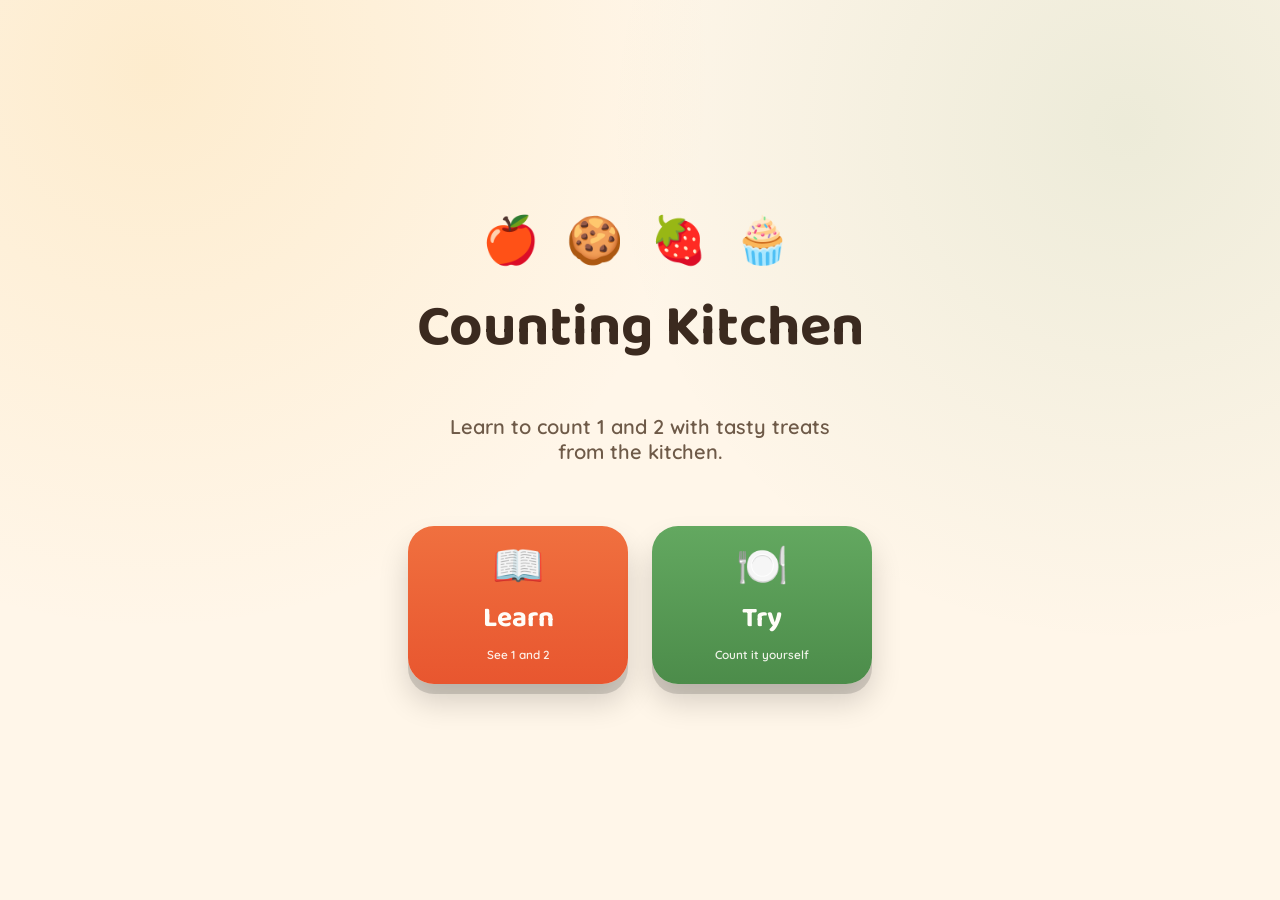
<file: count-1-and-2/index.html>
<!DOCTYPE html>
<html lang="en">
<head>
<meta charset="UTF-8">
<meta name="viewport" content="width=device-width, initial-scale=1.0, maximum-scale=1, user-scalable=no">
<title>Counting Kitchen</title>
<link rel="preconnect" href="https://fonts.googleapis.com">
<link href="https://fonts.googleapis.com/css2?family=Baloo+2:wght@500;600;700;800&family=Quicksand:wght@500;600;700&display=swap" rel="stylesheet">
<style>
  :root{
    --cream:        #FFF6E9;
    --counter:      #E7C99A;
    --counter-dark: #C89F6B;
    --ink:          #3B2A1F;
    --ink-soft:     #6E5A48;
    --tomato:       #E8562F;
    --tomato-dark:  #C7431F;
    --leaf:         #4C8C4A;
    --leaf-dark:    #366B35;
    --butter:       #F4B740;
    --plate-rim:    #E9D9B8;
    --white:        #FFFDF8;
  }

  *{ box-sizing:border-box; -webkit-tap-highlight-color: transparent; }

  html,body{
    margin:0; padding:0; height:100%;
    background:var(--cream);
    font-family:'Quicksand', sans-serif;
    color:var(--ink);
    overflow:hidden;
    touch-action: manipulation;
  }

  #app{
    position:relative;
    height:100vh;
    height:100dvh;
    width:100%;
    display:flex;
    flex-direction:column;
    background:
      radial-gradient(circle at 12% 8%, rgba(244,183,64,0.16), transparent 40%),
      radial-gradient(circle at 88% 14%, rgba(76,140,74,0.10), transparent 38%),
      var(--cream);
  }

  .view{
    display:none;
    flex-direction:column;
    height:100%;
    width:100%;
    animation: fadeIn .35s ease;
  }
  .view.active{ display:flex; }

  @keyframes fadeIn{
    from{ opacity:0; transform:translateY(6px); }
    to{ opacity:1; transform:translateY(0); }
  }

  h1,h2,h3, .display{
    font-family:'Baloo 2', sans-serif;
    font-weight:700;
    margin:0;
  }

  /* ---------- MENU ---------- */
  .menu{
    align-items:center;
    justify-content:center;
    text-align:center;
    padding: 6vh 6vw;
    gap: clamp(18px, 4vh, 36px);
  }
  .menu-emoji-row{
    font-size: clamp(30px, 6vw, 46px);
    letter-spacing: 0.15em;
    line-height:1;
  }
  .menu-title{
    font-size: clamp(34px, 8vw, 58px);
    color: var(--ink);
    line-height:1.05;
  }
  .menu-sub{
    font-size: clamp(16px, 2.6vw, 20px);
    color: var(--ink-soft);
    max-width: 34ch;
    font-weight:600;
  }
  .menu-buttons{
    display:flex;
    gap: clamp(14px, 3vw, 24px);
    flex-wrap:wrap;
    justify-content:center;
    margin-top: 6px;
  }
  .mode-btn{
    font-family:'Baloo 2', sans-serif;
    font-size: clamp(22px, 3.4vw, 28px);
    font-weight:700;
    color:var(--white);
    border:none;
    border-radius: 26px;
    padding: 22px 40px;
    min-width: 220px;
    cursor:pointer;
    display:flex;
    flex-direction:column;
    align-items:center;
    gap:6px;
    box-shadow: 0 10px 0 rgba(0,0,0,0.14), 0 18px 30px rgba(0,0,0,0.16);
    transition: transform .12s ease, box-shadow .12s ease;
  }
  .mode-btn .icon{ font-size: 1.5em; line-height:1; }
  .mode-btn .label-sub{
    font-family:'Quicksand', sans-serif;
    font-size: 0.42em;
    font-weight:600;
    opacity:0.92;
  }
  .mode-btn:active{
    transform: translateY(6px);
    box-shadow: 0 4px 0 rgba(0,0,0,0.14), 0 8px 16px rgba(0,0,0,0.14);
  }
  .mode-btn.learn{ background: linear-gradient(180deg, #F0703F, var(--tomato)); }
  .mode-btn.try{ background: linear-gradient(180deg, #63A860, var(--leaf)); }

  /* ---------- SHARED SCENE (learn + try) ---------- */
  .view.active.scene{
    flex:1;
    flex-direction:column;
    min-height:0;
  }
  .topbar{
    display:flex;
    align-items:center;
    justify-content:space-between;
    padding: max(14px, env(safe-area-inset-top)) 20px 6px;
  }
  .back-btn{
    background:none;
    border:none;
    font-family:'Quicksand',sans-serif;
    font-weight:700;
    font-size:15px;
    color:var(--ink-soft);
    cursor:pointer;
    padding:8px 10px;
    border-radius:12px;
  }
  .back-btn:active{ background: rgba(59,42,31,0.08); }

  .progress{
    display:flex;
    gap:6px;
    align-items:center;
  }
  .dot{
    width:9px; height:9px; border-radius:50%;
    background: rgba(59,42,31,0.16);
    transition: background .2s ease, transform .2s ease;
  }
  .dot.done{ background: var(--butter); }
  .dot.current{ background: var(--tomato); transform:scale(1.35); }

  .score-tag{
    font-family:'Baloo 2', sans-serif;
    font-weight:700;
    font-size:15px;
    color:var(--ink-soft);
    background: var(--white);
    padding:6px 14px;
    border-radius:999px;
    box-shadow: 0 2px 0 rgba(59,42,31,0.08);
  }

  .instruction-zone{
    text-align:center;
    padding: 4px 8vw 4px;
  }
  .instruction{
    font-size: clamp(20px, 4.6vw, 30px);
    font-weight:600;
    color:var(--ink);
    line-height:1.25;
  }
  .instruction .accent-num{
    font-family:'Baloo 2', sans-serif;
    font-weight:700;
  }
  .instruction.tomato-text .accent-num{ color:var(--tomato); }
  .instruction.leaf-text .accent-num{ color:var(--leaf); }

  .plate-zone{
    flex:1;
    display:flex;
    align-items:center;
    justify-content:center;
    min-height:0;
    padding: 6px 6vw;
  }

  .plate{
    width: min(58vw, 300px);
    height: min(58vw, 300px);
    max-height: 40vh;
    border-radius:50%;
    background: radial-gradient(circle at 34% 30%, var(--white), #FFF3DF 68%, var(--plate-rim) 100%);
    box-shadow:
      0 20px 34px rgba(59,42,31,0.20),
      inset 0 0 0 12px rgba(255,255,255,0.85),
      inset 0 0 0 14px var(--plate-rim);
    display:flex;
    align-items:center;
    justify-content:center;
    gap: clamp(4px, 2vw, 14px);
    animation: plateIn .4s cubic-bezier(.2,.9,.3,1.2);
  }
  @keyframes plateIn{
    from{ opacity:0; transform: scale(.85); }
    to{ opacity:1; transform: scale(1); }
  }
  .plate.pop{ animation: platePop .32s ease; }
  @keyframes platePop{
    0%{ transform:scale(1); }
    45%{ transform:scale(1.06); }
    100%{ transform:scale(1); }
  }

  .food{
    font-size: clamp(70px, 22vw, 128px);
    line-height:1;
    filter: drop-shadow(0 6px 6px rgba(59,42,31,0.22));
    animation: foodDrop .45s cubic-bezier(.2,.9,.3,1.2) backwards;
  }
  .plate .food:nth-child(1){ animation-delay: .02s; }
  .plate .food:nth-child(2){ animation-delay: .12s; }
  @keyframes foodDrop{
    from{ opacity:0; transform: translateY(-18px) scale(.7); }
    to{ opacity:1; transform: translateY(0) scale(1); }
  }

  /* ---------- COUNTER LEDGE + BUTTONS ---------- */
  .counter-ledge{
    background: linear-gradient(180deg, var(--counter), var(--counter-dark));
    padding: 22px 6vw max(22px, env(safe-area-inset-bottom));
    display:flex;
    align-items:center;
    justify-content:center;
    gap: clamp(16px, 4vw, 34px);
    box-shadow: inset 0 6px 10px rgba(59,42,31,0.12);
    flex-wrap:wrap;
  }
  .counter-ledge::before{
    content:"";
  }

  .num-btn{
    font-family:'Baloo 2', sans-serif;
    font-weight:800;
    font-size: clamp(48px, 12vw, 76px);
    color: var(--white);
    border:none;
    border-radius: 28px;
    width: clamp(96px, 24vw, 150px);
    height: clamp(96px, 24vw, 150px);
    cursor:pointer;
    display:flex;
    align-items:center;
    justify-content:center;
    box-shadow: 0 8px 0 rgba(0,0,0,0.16), 0 16px 26px rgba(0,0,0,0.18);
    transition: transform .1s ease, box-shadow .1s ease, filter .15s ease;
    position:relative;
  }
  .num-btn.one{ background: linear-gradient(180deg, #F0703F, var(--tomato)); }
  .num-btn.two{ background: linear-gradient(180deg, #63A860, var(--leaf)); }
  .num-btn:active{
    transform: translateY(6px);
    box-shadow: 0 2px 0 rgba(0,0,0,0.16), 0 6px 10px rgba(0,0,0,0.16);
  }
  .num-btn.correct-flash{ animation: goodPulse .5s ease; }
  .num-btn.wrong-flash{ animation: shake .4s ease; }
  @keyframes goodPulse{
    0%{ box-shadow: 0 8px 0 rgba(0,0,0,0.16), 0 16px 26px rgba(0,0,0,0.18); }
    40%{ transform: scale(1.12) translateY(-4px); box-shadow: 0 0 0 10px rgba(244,183,64,0.35), 0 16px 26px rgba(0,0,0,0.18); }
    100%{ transform: scale(1); }
  }
  @keyframes shake{
    0%,100%{ transform: translateX(0); }
    20%{ transform: translateX(-10px); }
    40%{ transform: translateX(9px); }
    60%{ transform: translateX(-6px); }
    80%{ transform: translateX(4px); }
  }

  .feedback-zone{
    min-height: 30px;
    text-align:center;
    padding: 2px 6vw 0;
  }
  .feedback{
    font-family:'Baloo 2', sans-serif;
    font-weight:700;
    font-size: clamp(16px, 3.6vw, 20px);
    opacity:0;
    transition: opacity .15s ease;
  }
  .feedback.show{ opacity:1; }
  .feedback.good{ color: var(--leaf-dark); }
  .feedback.retry{ color: var(--tomato-dark); }

  /* ---------- RESULTS ---------- */
  .results{
    align-items:center;
    justify-content:center;
    text-align:center;
    padding: 6vh 8vw;
    gap: 18px;
  }
  .results-emoji{ font-size: clamp(56px, 12vw, 90px); }
  .results-score{
    font-size: clamp(28px, 6vw, 40px);
    color:var(--ink);
  }
  .results-msg{
    font-size: clamp(16px, 3vw, 19px);
    color: var(--ink-soft);
    font-weight:600;
    max-width: 32ch;
  }
  .results-buttons{
    display:flex;
    gap:14px;
    flex-wrap:wrap;
    justify-content:center;
    margin-top:10px;
  }
  .ghost-btn{
    font-family:'Baloo 2', sans-serif;
    font-weight:700;
    font-size:17px;
    background: var(--white);
    color: var(--ink);
    border: none;
    padding: 14px 26px;
    border-radius: 20px;
    cursor:pointer;
    box-shadow: 0 4px 0 rgba(59,42,31,0.12), 0 8px 14px rgba(59,42,31,0.10);
  }
  .ghost-btn:active{ transform: translateY(3px); box-shadow: 0 1px 0 rgba(59,42,31,0.12); }

  @media (prefers-reduced-motion: reduce){
    *{ animation-duration: .001s !important; transition-duration: .001s !important; }
  }

  @media (max-height: 560px){
    .plate{ width: min(38vh, 55vw); height: min(38vh, 55vw); }
    .food{ font-size: clamp(50px, 16vh, 100px); }
    .num-btn{ width: clamp(80px, 16vh, 120px); height: clamp(80px, 16vh, 120px); font-size: clamp(38px, 9vh, 60px); }
  }
</style>
</head>
<body>
<div id="app">

  <!-- ================= MENU ================= -->
  <section class="view active menu" id="view-menu">
    <div class="menu-emoji-row">🍎 🍪 🍓 🧁</div>
    <h1 class="menu-title">Counting Kitchen</h1>
    <p class="menu-sub">Learn to count 1 and 2 with tasty treats from the kitchen.</p>
    <div class="menu-buttons">
      <button class="mode-btn learn" id="btn-go-learn">
        <span class="icon">📖</span>
        Learn
        <span class="label-sub">See 1 and 2</span>
      </button>
      <button class="mode-btn try" id="btn-go-try">
        <span class="icon">🍽️</span>
        Try
        <span class="label-sub">Count it yourself</span>
      </button>
    </div>
  </section>

  <!-- ================= LEARN ================= -->
  <section class="view scene" id="view-learn">
    <div class="topbar">
      <button class="back-btn" id="btn-back-learn">← Menu</button>
      <div class="progress" id="learn-progress"></div>
    </div>
    <div class="instruction-zone">
      <p class="instruction" id="learn-instruction"></p>
    </div>
    <div class="plate-zone">
      <div class="plate" id="learn-plate"></div>
    </div>
    <div class="feedback-zone"><p class="feedback" id="learn-feedback">Nice tap! 🎉</p></div>
    <div class="counter-ledge">
      <button class="num-btn" id="learn-num-btn"></button>
    </div>
  </section>

  <!-- ================= TRY ================= -->
  <section class="view scene" id="view-try">
    <div class="topbar">
      <button class="back-btn" id="btn-back-try">← Menu</button>
      <div class="progress" id="try-progress"></div>
      <span class="score-tag" id="try-score">Score 0/8</span>
    </div>
    <div class="instruction-zone">
      <p class="instruction" id="try-instruction">How many?</p>
    </div>
    <div class="plate-zone">
      <div class="plate" id="try-plate"></div>
    </div>
    <div class="feedback-zone"><p class="feedback" id="try-feedback"></p></div>
    <div class="counter-ledge">
      <button class="num-btn one" id="try-btn-1">1</button>
      <button class="num-btn two" id="try-btn-2">2</button>
    </div>
  </section>

  <!-- ================= RESULTS ================= -->
  <section class="view results" id="view-results">
    <div class="results-emoji" id="results-emoji">🏆</div>
    <h2 class="results-score" id="results-score">You got 8 out of 8!</h2>
    <p class="results-msg" id="results-msg">Amazing counting! You really know your numbers.</p>
    <div class="results-buttons">
      <button class="mode-btn try" id="btn-play-again">
        <span class="icon">🔁</span>
        Play again
      </button>
      <button class="ghost-btn" id="btn-results-menu">Back to menu</button>
    </div>
  </section>

</div>

<script>
(function(){
  "use strict";

  /* ---------------- Audio feedback (tiny, dependency-free) ---------------- */
  var AudioCtx = window.AudioContext || window.webkitAudioContext;
  var actx = null;
  function tone(freqs, dur){
    try{
      if(!actx) actx = new AudioCtx();
      var t0 = actx.currentTime;
      freqs.forEach(function(f, i){
        var osc = actx.createOscillator();
        var gain = actx.createGain();
        osc.type = 'sine';
        osc.frequency.value = f;
        gain.gain.setValueAtTime(0.0001, t0 + i*0.09);
        gain.gain.exponentialRampToValueAtTime(0.14, t0 + i*0.09 + 0.02);
        gain.gain.exponentialRampToValueAtTime(0.0001, t0 + i*0.09 + dur);
        osc.connect(gain).connect(actx.destination);
        osc.start(t0 + i*0.09);
        osc.stop(t0 + i*0.09 + dur + 0.02);
      });
    }catch(e){ /* audio not available; fail silently */ }
  }
  function playGood(){ tone([523.25, 659.25, 783.99], 0.22); }
  function playTap(){ tone([392], 0.14); }
  function playRetry(){ tone([220, 174.6], 0.18); }

  /* ---------------- Data ---------------- */
  var LEARN_ONE = [
    { emoji:'🍎', name:'apple' },
    { emoji:'🍌', name:'banana' },
    { emoji:'🍪', name:'cookie' },
    { emoji:'🧁', name:'cupcake' }
  ];
  var LEARN_TWO = [
    { emoji:'🍓', name:'strawberries' },
    { emoji:'🍩', name:'donuts' },
    { emoji:'🥕', name:'carrots' },
    { emoji:'🍐', name:'pears' }
  ];
  var TRY_FOODS = [
    { emoji:'🍎', name:'apples' }, { emoji:'🍌', name:'bananas' },
    { emoji:'🍊', name:'oranges' }, { emoji:'🍪', name:'cookies' },
    { emoji:'🧁', name:'cupcakes' }, { emoji:'🍩', name:'donuts' },
    { emoji:'🥕', name:'carrots' }, { emoji:'🍐', name:'pears' },
    { emoji:'🍓', name:'strawberries' }, { emoji:'🍉', name:'watermelon slices' },
    { emoji:'🍍', name:'pineapples' }, { emoji:'🥨', name:'pretzels' },
    { emoji:'🥚', name:'eggs' }, { emoji:'🌽', name:'corns' }
  ];

  function shuffle(arr){
    var a = arr.slice();
    for(var i=a.length-1;i>0;i--){
      var j = Math.floor(Math.random()*(i+1));
      var tmp=a[i]; a[i]=a[j]; a[j]=tmp;
    }
    return a;
  }

  /* ---------------- View switching ---------------- */
  var views = {
    menu: document.getElementById('view-menu'),
    learn: document.getElementById('view-learn'),
    try: document.getElementById('view-try'),
    results: document.getElementById('view-results')
  };
  function showView(name){
    Object.keys(views).forEach(function(k){ views[k].classList.remove('active'); });
    views[name].classList.add('active');
  }

  function renderDots(container, total, currentIndex){
    container.innerHTML = '';
    for(var i=0;i<total;i++){
      var d = document.createElement('span');
      d.className = 'dot' + (i < currentIndex ? ' done' : '') + (i === currentIndex ? ' current' : '');
      container.appendChild(d);
    }
  }

  function renderPlate(container, foods){
    container.innerHTML = '';
    foods.forEach(function(f){
      var span = document.createElement('span');
      span.className = 'food';
      span.textContent = f.emoji;
      span.setAttribute('aria-hidden','true');
      container.appendChild(span);
    });
  }

  function popPlate(el){
    el.classList.remove('pop');
    void el.offsetWidth;
    el.classList.add('pop');
  }

  /* =========================================================
     LEARN MODE
     ========================================================= */
  var learnSteps = [];
  var learnIndex = 0;

  function buildLearnSteps(){
    learnSteps = [];
    LEARN_ONE.forEach(function(f){ learnSteps.push({ number:1, items:[f] }); });
    LEARN_TWO.forEach(function(f){ learnSteps.push({ number:2, items:[f,f] }); });
  }

  var learnInstructionEl = document.getElementById('learn-instruction');
  var learnPlateEl = document.getElementById('learn-plate');
  var learnProgressEl = document.getElementById('learn-progress');
  var learnFeedbackEl = document.getElementById('learn-feedback');
  var learnNumBtn = document.getElementById('learn-num-btn');

  function startLearn(){
    buildLearnSteps();
    learnIndex = 0;
    showView('learn');
    showLearnStep();
  }

  function showLearnStep(){
    var step = learnSteps[learnIndex];
    var isOne = step.number === 1;

    renderDots(learnProgressEl, learnSteps.length, learnIndex);
    renderPlate(learnPlateEl, step.items);
    popPlate(learnPlateEl);

    learnInstructionEl.className = 'instruction ' + (isOne ? 'tomato-text' : 'leaf-text');
    learnInstructionEl.innerHTML = 'This is <span class="accent-num">' + step.number + '</span>. Tap <span class="accent-num">' + step.number + '</span>.';

    learnNumBtn.textContent = step.number;
    learnNumBtn.className = 'num-btn ' + (isOne ? 'one' : 'two');
    learnNumBtn.setAttribute('aria-label', 'Tap ' + step.number);

    learnFeedbackEl.classList.remove('show');
    learnNumBtn.disabled = false;
  }

  learnNumBtn.addEventListener('click', function(){
    if(learnNumBtn.disabled) return;
    learnNumBtn.disabled = true;
    learnNumBtn.classList.remove('correct-flash');
    void learnNumBtn.offsetWidth;
    learnNumBtn.classList.add('correct-flash');
    learnFeedbackEl.classList.add('show');
    playGood();

    setTimeout(function(){
      learnIndex++;
      if(learnIndex >= learnSteps.length){
        showView('menu');
      } else {
        showLearnStep();
      }
    }, 620);
  });

  document.getElementById('btn-back-learn').addEventListener('click', function(){ showView('menu'); });

  /* =========================================================
     TRY MODE
     ========================================================= */
  var TRY_TOTAL = 8;
  var tryTrials = [];
  var tryIndex = 0;
  var tryScore = 0;
  var tryAwaitingAnswer = false;

  function buildTryTrials(){
    var counts = shuffle([1,1,1,1,2,2,2,2]);
    var foods = shuffle(TRY_FOODS);
    tryTrials = counts.map(function(count, i){
      var f = foods[i % foods.length];
      return { count: count, food: f };
    });
    tryTrials = shuffle(tryTrials);
  }

  var tryPlateEl = document.getElementById('try-plate');
  var tryProgressEl = document.getElementById('try-progress');
  var tryScoreEl = document.getElementById('try-score');
  var tryFeedbackEl = document.getElementById('try-feedback');
  var tryBtn1 = document.getElementById('try-btn-1');
  var tryBtn2 = document.getElementById('try-btn-2');

  function startTry(){
    buildTryTrials();
    tryIndex = 0;
    tryScore = 0;
    showView('try');
    showTryTrial();
  }

  function showTryTrial(){
    var trial = tryTrials[tryIndex];
    var items = [];
    for(var i=0;i<trial.count;i++){ items.push(trial.food); }

    renderDots(tryProgressEl, TRY_TOTAL, tryIndex);
    tryScoreEl.textContent = 'Score ' + tryScore + '/' + TRY_TOTAL;
    renderPlate(tryPlateEl, items);
    popPlate(tryPlateEl);

    tryFeedbackEl.classList.remove('show','good','retry');
    tryFeedbackEl.textContent = '';
    tryAwaitingAnswer = true;
    tryBtn1.disabled = false;
    tryBtn2.disabled = false;
  }

  function handleTryAnswer(chosen, btnEl, otherBtnEl){
    if(!tryAwaitingAnswer) return;
    var trial = tryTrials[tryIndex];
    var isCorrect = (chosen === trial.count);

    if(isCorrect){
      tryAwaitingAnswer = false;
      tryBtn1.disabled = true;
      tryBtn2.disabled = true;
      tryScore++;
      tryScoreEl.textContent = 'Score ' + tryScore + '/' + TRY_TOTAL;

      btnEl.classList.remove('correct-flash'); void btnEl.offsetWidth; btnEl.classList.add('correct-flash');
      tryFeedbackEl.className = 'feedback show good';
      tryFeedbackEl.textContent = 'Yes! That\u2019s ' + trial.count + '. 🎉';
      playGood();

      setTimeout(function(){
        tryIndex++;
        if(tryIndex >= TRY_TOTAL){
          finishTry();
        } else {
          showTryTrial();
        }
      }, 750);
    } else {
      btnEl.classList.remove('wrong-flash'); void btnEl.offsetWidth; btnEl.classList.add('wrong-flash');
      tryFeedbackEl.className = 'feedback show retry';
      tryFeedbackEl.textContent = 'Not quite \u2014 count again!';
      playRetry();
    }
  }

  tryBtn1.addEventListener('click', function(){ handleTryAnswer(1, tryBtn1, tryBtn2); });
  tryBtn2.addEventListener('click', function(){ handleTryAnswer(2, tryBtn2, tryBtn1); });
  document.getElementById('btn-back-try').addEventListener('click', function(){ showView('menu'); });

  /* ---------------- Results ---------------- */
  var resultsScoreEl = document.getElementById('results-score');
  var resultsMsgEl = document.getElementById('results-msg');
  var resultsEmojiEl = document.getElementById('results-emoji');

  function finishTry(){
    resultsScoreEl.textContent = 'You got ' + tryScore + ' out of ' + TRY_TOTAL + '!';
    var msg, emoji;
    if(tryScore === TRY_TOTAL){ msg = 'Amazing counting! You really know your numbers.'; emoji = '🏆'; }
    else if(tryScore >= TRY_TOTAL*0.6){ msg = 'Great job! Keep practicing to count even faster.'; emoji = '🌟'; }
    else { msg = 'Nice try! Visit Learn for another look at 1 and 2.'; emoji = '🍽️'; }
    resultsMsgEl.textContent = msg;
    resultsEmojiEl.textContent = emoji;
    showView('results');
  }

  document.getElementById('btn-play-again').addEventListener('click', startTry);
  document.getElementById('btn-results-menu').addEventListener('click', function(){ showView('menu'); });

  /* ---------------- Menu entry points ---------------- */
  document.getElementById('btn-go-learn').addEventListener('click', function(){ playTap(); startLearn(); });
  document.getElementById('btn-go-try').addEventListener('click', function(){ playTap(); startTry(); });

})();
</script>
</body>
</html>
</file>
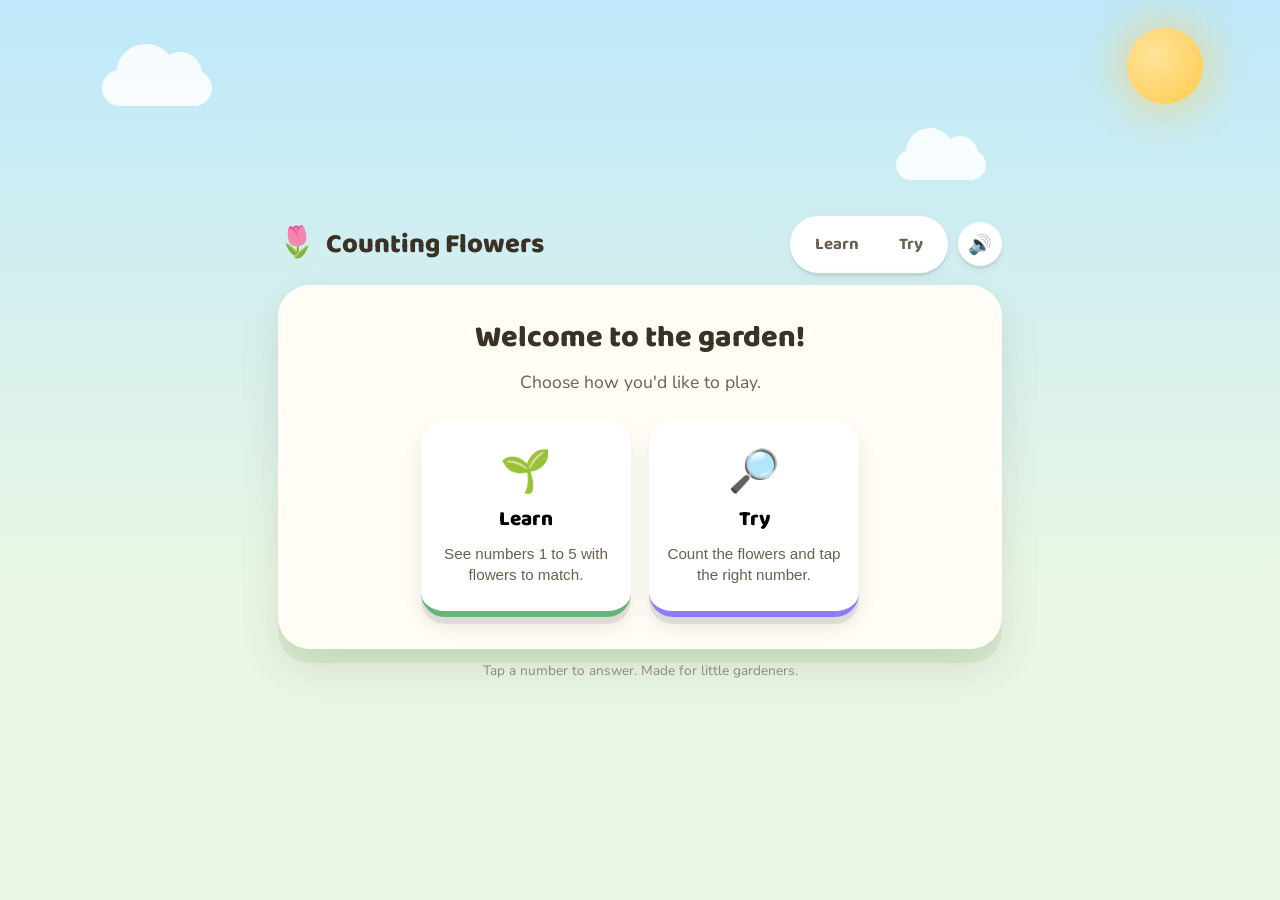
<file: counting-flowers/index.html>
<!DOCTYPE html>
<html lang="en">
<head>
<meta charset="UTF-8">
<meta name="viewport" content="width=device-width, initial-scale=1.0, maximum-scale=1, user-scalable=no">
<title>Counting Flowers</title>
<link rel="preconnect" href="https://fonts.googleapis.com">
<link rel="preconnect" href="https://fonts.gstatic.com" crossorigin>
<link href="https://fonts.googleapis.com/css2?family=Baloo+2:wght@500;700;800&family=Nunito:wght@500;700;800&display=swap" rel="stylesheet">
<style>
  :root{
    --sky-top:#BEE8FA;
    --sky-bottom:#EAF7E4;
    --card-bg:#FFFDF6;
    --ink:#3B3226;
    --ink-soft:#6B5F4F;
    --sun:#FFC94A;

    --n1:#FF6F91; --n1-dark:#D94B70;
    --n2:#FFB03B; --n2-dark:#DB8E1C;
    --n3:#8E7CFF; --n3-dark:#6B57E0;
    --n4:#4FB6C9; --n4-dark:#2E93A6;
    --n5:#64B678; --n5-dark:#468F56;
  }

  *{box-sizing:border-box;}
  html,body{height:100%;}
  body{
    margin:0;
    min-height:100vh;
    font-family:'Nunito',sans-serif;
    color:var(--ink);
    background:linear-gradient(180deg,var(--sky-top) 0%, var(--sky-bottom) 65%);
    display:flex;
    flex-direction:column;
    align-items:center;
    justify-content:center;
    overflow-y:auto;
    overflow-x:hidden;
    position:relative;
  }

  /* ambient sky decoration */
  .sun{
    position:fixed; top:28px; right:6%;
    width:76px; height:76px; border-radius:50%;
    background:radial-gradient(circle at 35% 35%, #FFE49B, var(--sun));
    box-shadow:0 0 40px 10px rgba(255,201,74,.45);
    z-index:0;
  }
  .cloud{
    position:fixed; z-index:0; opacity:.85;
    background:#fff; border-radius:100px;
    filter:blur(.2px);
  }
  .cloud::before,.cloud::after{
    content:''; position:absolute; background:#fff; border-radius:100px;
  }
  .cloud1{ width:110px; height:36px; top:70px; left:8%; animation:drift 46s linear infinite; }
  .cloud1::before{ width:60px; height:60px; top:-26px; left:14px; }
  .cloud1::after{ width:44px; height:44px; top:-18px; left:56px; }
  .cloud2{ width:90px; height:30px; top:150px; left:70%; animation:drift 60s linear infinite reverse; }
  .cloud2::before{ width:48px; height:48px; top:-22px; left:10px; }
  .cloud2::after{ width:36px; height:36px; top:-14px; left:46px; }
  @keyframes drift{
    from{ transform:translateX(-40px); }
    to{ transform:translateX(calc(100vw + 40px)); }
  }

  @media (prefers-reduced-motion: reduce){
    *{ animation:none !important; transition:none !important; }
  }

  .app{
    position:relative; z-index:1;
    width:100%; max-width:760px;
    padding:16px 18px 20px;
    display:flex; flex-direction:column; align-items:center;
    gap:12px;
  }

  header{
    width:100%;
    display:flex; align-items:center; justify-content:space-between;
    gap:12px;
  }
  .brand{
    display:flex; align-items:center; gap:10px;
    font-family:'Baloo 2', sans-serif; font-weight:800;
    font-size:1.7rem; color:var(--ink);
  }
  .brand-mark{ font-size:1.9rem; line-height:1; }

  .mode-toggle{
    display:flex; background:#fff; border-radius:999px;
    padding:5px; box-shadow:0 3px 0 rgba(0,0,0,.06), 0 4px 10px rgba(0,0,0,.06);
  }
  .mode-toggle button{
    border:none; background:transparent; cursor:pointer;
    font-family:'Baloo 2', sans-serif; font-weight:700; font-size:1.05rem;
    color:var(--ink-soft);
    padding:10px 20px; border-radius:999px;
    transition:background .15s ease, color .15s ease;
  }
  .mode-toggle button.active{
    background:linear-gradient(180deg,#8ACB68,#6FAE4E);
    color:#fff;
    box-shadow:0 3px 8px rgba(111,174,78,.4);
  }
  .sound-toggle{
    border:none; background:#fff; cursor:pointer;
    width:44px; height:44px; border-radius:50%;
    font-size:1.2rem; display:flex; align-items:center; justify-content:center;
    box-shadow:0 3px 0 rgba(0,0,0,.06), 0 4px 10px rgba(0,0,0,.06);
    flex-shrink:0;
  }
  .header-right{ display:flex; align-items:center; gap:10px; }

  main.card{
    width:100%;
    background:var(--card-bg);
    border-radius:32px;
    box-shadow:0 14px 0 rgba(111,174,78,.14), 0 20px 40px rgba(59,50,38,.12);
    padding:20px 22px 24px;
    display:flex; flex-direction:column; align-items:center; gap:12px;
    justify-content:center;
  }

  .progress-row{
    display:flex; gap:10px; align-items:center; flex-wrap:wrap; justify-content:center;
  }
  .progress-dot{
    width:34px; height:34px; border-radius:50%;
    display:flex; align-items:center; justify-content:center;
    font-family:'Baloo 2',sans-serif; font-weight:700; font-size:1rem;
    border:2.5px solid #E3DCC9; color:#B6AC94; background:#fff;
    transition:all .2s ease;
  }
  .progress-dot.done{ background:var(--n5); border-color:var(--n5-dark); color:#fff; }
  .progress-dot.current{ border-color:var(--ink); color:var(--ink); transform:scale(1.12); }

  .trial-label{
    font-family:'Baloo 2',sans-serif; font-weight:700; color:var(--ink-soft);
    font-size:1.05rem;
  }

  .progress-bar-track{
    width:100%; max-width:400px; height:16px; border-radius:999px;
    background:#E9E2CC; overflow:hidden;
  }
  .progress-bar-fill{
    height:100%; border-radius:999px;
    background:linear-gradient(90deg,#8ACB68,#6FAE4E);
    transition:width .35s ease;
  }

  .prompt{
    text-align:center;
    font-family:'Baloo 2', sans-serif;
    font-weight:700;
    font-size:1.5rem;
    line-height:1.3;
    color:var(--ink);
    min-height:2.2em;
    display:flex; align-items:center; justify-content:center; gap:.35em; flex-wrap:wrap;
  }
  .prompt .big-num{
    font-size:2.3rem;
    font-weight:800;
  }

  .scene-wrap{
    width:100%; max-width:500px;
    border-radius:22px;
    overflow:hidden;
    background:linear-gradient(180deg, #DFF3FC 0%, #EDF8E6 100%);
    position:relative;
  }
  .scene-wrap svg{ display:block; width:100%; height:auto; }

  .subprompt{
    font-size:1.1rem; color:var(--ink-soft); font-weight:700; text-align:center;
    min-height:1.5em;
  }
  .subprompt.correct{ color:var(--n5-dark); }
  .subprompt.incorrect{ color:var(--n1-dark); }

  .btn-row{
    display:flex; gap:14px; flex-wrap:wrap; justify-content:center;
  }
  .num-btn{
    --c: var(--n1); --cd: var(--n1-dark);
    width:88px; height:88px; border-radius:22px; border:none;
    font-family:'Baloo 2', sans-serif; font-weight:800; font-size:2.4rem;
    color:#fff; background:var(--c);
    box-shadow:0 7px 0 var(--cd), 0 10px 16px rgba(0,0,0,.14);
    cursor:pointer;
    transition:transform .08s ease, box-shadow .08s ease, filter .15s ease;
    position:relative;
  }
  .num-btn:active{ transform:translateY(5px); box-shadow:0 2px 0 var(--cd), 0 4px 8px rgba(0,0,0,.14); }
  .num-btn:disabled{ opacity:.55; cursor:default; }
  .num-btn:focus-visible{ outline:3px solid #3B3226; outline-offset:4px; }
  .num-btn.glow{ animation:glow 1.4s ease-in-out infinite; }
  @keyframes glow{
    0%,100%{ box-shadow:0 7px 0 var(--cd), 0 10px 16px rgba(0,0,0,.14), 0 0 0 0 rgba(255,255,255,.7); }
    50%{ box-shadow:0 7px 0 var(--cd), 0 10px 16px rgba(0,0,0,.14), 0 0 0 10px rgba(255,255,255,0); }
  }
  .num-btn.shake{ animation:shake .4s ease; }
  @keyframes shake{
    0%,100%{ transform:translateX(0); }
    20%{ transform:translateX(-8px); }
    40%{ transform:translateX(7px); }
    60%{ transform:translateX(-5px); }
    80%{ transform:translateX(4px); }
  }
  .num-btn.pop{ animation:pop .4s ease; }
  @keyframes pop{
    0%{ transform:scale(1); }
    40%{ transform:scale(1.18); }
    100%{ transform:scale(1); }
  }

  .start-screen{
    display:flex; flex-direction:column; align-items:center; gap:8px; text-align:center;
    padding:8px 4px;
  }
  .start-title{ font-family:'Baloo 2',sans-serif; font-weight:800; font-size:1.9rem; }
  .start-sub{ color:var(--ink-soft); font-size:1.1rem; margin-bottom:10px; }
  .start-options{
    display:flex; gap:18px; flex-wrap:wrap; justify-content:center; margin-top:8px;
  }
  .start-card{
    width:210px; border:none; border-radius:24px; cursor:pointer;
    background:#fff; padding:26px 18px;
    display:flex; flex-direction:column; align-items:center; gap:8px;
    box-shadow:0 7px 0 rgba(0,0,0,.08), 0 10px 18px rgba(59,50,38,.1);
    transition:transform .1s ease, box-shadow .1s ease;
  }
  .start-card:hover{ transform:translateY(-3px); }
  .start-card:active{ transform:translateY(4px); box-shadow:0 2px 0 rgba(0,0,0,.08), 0 4px 8px rgba(59,50,38,.1); }
  .start-card:focus-visible{ outline:3px solid #3B3226; outline-offset:4px; }
  .start-card.learn{ border-bottom:6px solid var(--n5); }
  .start-card.try{ border-bottom:6px solid var(--n3); }
  .start-emoji{ font-size:2.6rem; }
  .start-label{ font-family:'Baloo 2',sans-serif; font-weight:800; font-size:1.3rem; }
  .start-desc{ color:var(--ink-soft); font-size:.95rem; line-height:1.35; }

  .end-screen{
    display:flex; flex-direction:column; align-items:center; gap:14px; text-align:center;
    padding:12px 8px;
  }
  .end-emoji{ font-size:3.4rem; }
  .end-title{ font-family:'Baloo 2',sans-serif; font-weight:800; font-size:1.8rem; }
  .end-sub{ color:var(--ink-soft); font-size:1.15rem; max-width:420px; }
  .end-actions{ display:flex; gap:12px; flex-wrap:wrap; justify-content:center; margin-top:6px; }
  .action-btn{
    font-family:'Baloo 2',sans-serif; font-weight:700; font-size:1.05rem;
    border:none; border-radius:16px; padding:14px 26px; cursor:pointer; color:#fff;
    box-shadow:0 5px 0 rgba(0,0,0,.12);
    transition:transform .08s ease;
  }
  .action-btn:active{ transform:translateY(4px); box-shadow:none; }
  .action-btn.primary{ background:linear-gradient(180deg,#8ACB68,#6FAE4E); }
  .action-btn.secondary{ background:linear-gradient(180deg,#9FCFEE,#6FA9D8); }

  .petal-fall{ position:fixed; inset:0; pointer-events:none; overflow:hidden; z-index:5; }
  .petal{
    position:absolute; top:-40px; font-size:1.4rem;
    animation:fall linear forwards;
  }
  @keyframes fall{
    to{ transform:translateY(110vh) rotate(360deg); opacity:.2; }
  }

  footer{
    color:var(--ink-soft); font-size:.85rem; opacity:.7; text-align:center;
  }

  @media (max-width:480px){
    .num-btn{ width:68px; height:68px; font-size:1.8rem; border-radius:18px; }
    .prompt{ font-size:1.15rem; }
    .prompt .big-num{ font-size:1.7rem; }
    main.card{ padding:18px 12px 20px; gap:10px; }
    .brand{ font-size:1.2rem; }
    .app{ gap:10px; padding:10px 12px 14px; }
  }
</style>
</head>
<body>

  <div class="sun"></div>
  <div class="cloud cloud1"></div>
  <div class="cloud cloud2"></div>

  <div class="app">
    <header>
      <div class="brand"><span class="brand-mark">🌷</span> Counting Flowers</div>
      <div class="header-right">
        <div class="mode-toggle">
          <button id="modeLearnBtn">Learn</button>
          <button id="modeTryBtn">Try</button>
        </div>
        <button class="sound-toggle" id="soundToggle" aria-label="Toggle sound" title="Toggle sound">🔊</button>
      </div>
    </header>

    <main class="card" id="card" aria-live="polite">
      <!-- content injected by JS -->
    </main>

    <footer>Tap a number to answer. Made for little gardeners.</footer>
  </div>

<script>
(function(){
  "use strict";

  /* ---------- palette & flower data ---------- */
  const NUMBER_COLORS = {1:'var(--n1)',2:'var(--n2)',3:'var(--n3)',4:'var(--n4)',5:'var(--n5)'};
  const NUMBER_HEX    = {1:'#FF6F91',2:'#FFB03B',3:'#8E7CFF',4:'#4FB6C9',5:'#64B678'};
  const NUMBER_FLOWER  = {1:'🌷',2:'🌻',3:'🌸',4:'🌼',5:'🏵️'};
  const FLOWER_EMOJIS  = ['🌸','🌻','🌷','🌼','🏵️'];

  const BUSH_TOP = 268;
  const POSITIONS = {
    1: [{x:320,h:78}],
    2: [{x:220,h:72},{x:420,h:86}],
    3: [{x:160,h:78},{x:320,h:92},{x:480,h:72}],
    4: [{x:120,h:72},{x:260,h:90},{x:390,h:75},{x:520,h:88}],
    5: [{x:90,h:75},{x:210,h:90},{x:320,h:68},{x:430,h:92},{x:550,h:78}]
  };

  const BUSH_BASE = `
    <path d="M0,262 C 100,232 180,252 320,247 C 460,242 560,256 640,238 L640,420 L0,420 Z" fill="#8FCB6C"/>
    <ellipse cx="320" cy="302" rx="235" ry="72" fill="#6FAE4E"/>
    <ellipse cx="175" cy="292" rx="120" ry="55" fill="#7BBE5A"/>
    <ellipse cx="465" cy="290" rx="130" ry="58" fill="#7BBE5A"/>
    <ellipse cx="320" cy="270" rx="175" ry="66" fill="#8ACB68"/>
  `;

  function flowerMarkup(x, h, emoji, scale, leafSide){
    const topY = BUSH_TOP - h;
    const midY = BUSH_TOP - h*0.5;
    const sway = 14;
    const stemEnd = topY + 15;
    const stem = `<path d="M ${x} ${BUSH_TOP+6} Q ${x+sway} ${midY} ${x} ${stemEnd}" stroke="#4C8C3F" stroke-width="7" fill="none" stroke-linecap="round"/>`;
    const leafX = x + sway*0.5 + leafSide*10;
    const leaf = `<ellipse cx="${leafX}" cy="${midY+12}" rx="14" ry="7" fill="#5FA055" transform="rotate(${leafSide*35} ${leafX} ${midY+12})"/>`;
    const flower = `<text x="${x}" y="${topY}" font-size="${86*scale}" text-anchor="middle" dominant-baseline="central">${emoji}</text>`;
    return stem + leaf + flower;
  }

  function sceneSVG(count, emojiMode){
    const positions = POSITIONS[count];
    const scale = count <= 3 ? 1 : 0.86;
    const emoji = emojiMode === 'fixed'
      ? NUMBER_FLOWER[count]
      : FLOWER_EMOJIS[Math.floor(Math.random()*FLOWER_EMOJIS.length)];
    let flowers = '';
    positions.forEach((p,i)=>{
      flowers += flowerMarkup(p.x, p.h, emoji, scale, i%2===0?1:-1);
    });
    return `<svg viewBox="0 100 640 320" xmlns="http://www.w3.org/2000/svg" role="img" aria-label="A bush with ${count} flower${count===1?'':'s'}">${BUSH_BASE}${flowers}</svg>`;
  }

  /* ---------- sound ---------- */
  let soundOn = true;
  function beep(freq, duration, type){
    if(!soundOn) return;
    try{
      const ctx = window.__gCtx || (window.__gCtx = new (window.AudioContext||window.webkitAudioContext)());
      const osc = ctx.createOscillator();
      const gain = ctx.createGain();
      osc.type = type || 'sine';
      osc.frequency.value = freq;
      gain.gain.setValueAtTime(0.0001, ctx.currentTime);
      gain.gain.exponentialRampToValueAtTime(0.16, ctx.currentTime+0.02);
      gain.gain.exponentialRampToValueAtTime(0.0001, ctx.currentTime+duration/1000);
      osc.connect(gain).connect(ctx.destination);
      osc.start();
      osc.stop(ctx.currentTime+duration/1000+0.03);
    }catch(e){}
  }
  function soundCorrect(){ beep(523,140,'sine'); setTimeout(()=>beep(659,180,'sine'),110); }
  function soundCelebrate(){ beep(523,120,'sine'); setTimeout(()=>beep(659,120,'sine'),100); setTimeout(()=>beep(784,220,'sine'),210); }

  /* ---------- state ---------- */
  const state = {
    mode: 'learn',
    learnStep: 1,
    tryTrials: [],
    tryIndex: 0,
    tryFirstCorrect: 0,
    tryWrongThisTrial: false,
    locked: false
  };

  const card = document.getElementById('card');
  const modeLearnBtn = document.getElementById('modeLearnBtn');
  const modeTryBtn = document.getElementById('modeTryBtn');
  const soundToggle = document.getElementById('soundToggle');

  soundToggle.addEventListener('click', ()=>{
    soundOn = !soundOn;
    soundToggle.textContent = soundOn ? '🔊' : '🔈';
  });

  function shuffle(arr){
    const a = arr.slice();
    for(let i=a.length-1;i>0;i--){
      const j = Math.floor(Math.random()*(i+1));
      [a[i],a[j]] = [a[j],a[i]];
    }
    return a;
  }

  function generateTrials(){
    const base = [1,2,3,4,5];
    const extra = [];
    for(let i=0;i<3;i++) extra.push(1+Math.floor(Math.random()*5));
    let seq = shuffle(base.concat(extra));
    for(let i=1;i<seq.length;i++){
      if(seq[i]===seq[i-1]){
        for(let j=i+1;j<seq.length;j++){
          if(seq[j]!==seq[i-1]){ [seq[i],seq[j]]=[seq[j],seq[i]]; break; }
        }
      }
    }
    return seq;
  }

  /* ---------- START SCREEN ---------- */
  function renderStart(){
    modeLearnBtn.classList.remove('active');
    modeTryBtn.classList.remove('active');
    card.innerHTML = `
      <div class="start-screen">
        <div class="start-title">Welcome to the garden!</div>
        <div class="start-sub">Choose how you'd like to play.</div>
        <div class="start-options">
          <button class="start-card learn" id="startLearn">
            <div class="start-emoji">🌱</div>
            <div class="start-label">Learn</div>
            <div class="start-desc">See numbers 1 to 5 with flowers to match.</div>
          </button>
          <button class="start-card try" id="startTry">
            <div class="start-emoji">🔎</div>
            <div class="start-label">Try</div>
            <div class="start-desc">Count the flowers and tap the right number.</div>
          </button>
        </div>
      </div>
    `;
    document.getElementById('startLearn').addEventListener('click', ()=>switchMode('learn'));
    document.getElementById('startTry').addEventListener('click', ()=>switchMode('try'));
  }

  /* ---------- mode switching ---------- */
  function switchMode(mode){
    state.mode = mode;
    modeLearnBtn.classList.toggle('active', mode==='learn');
    modeTryBtn.classList.toggle('active', mode==='try');
    if(mode==='learn'){
      state.learnStep = 1;
      renderLearn();
    } else {
      startTrySession();
    }
  }
  modeLearnBtn.addEventListener('click', ()=>switchMode('learn'));
  modeTryBtn.addEventListener('click', ()=>switchMode('try'));

  /* ---------- number button row ---------- */
  function numberButtonsMarkup(){
    let html = '<div class="btn-row" id="btnRow">';
    for(let n=1;n<=5;n++){
      html += `<button class="num-btn" data-num="${n}" style="--c:${NUMBER_HEX[n]};--cd:${darken(n)}" aria-label="Number ${n}">${n}</button>`;
    }
    html += '</div>';
    return html;
  }
  function darken(n){
    const map = {1:'#D94B70',2:'#DB8E1C',3:'#6B57E0',4:'#2E93A6',5:'#468F56'};
    return map[n];
  }

  /* ---------- LEARN MODE ---------- */
  function renderLearn(){
    const n = state.learnStep;
    let dots = '<div class="progress-row">';
    for(let i=1;i<=5;i++){
      let cls = 'progress-dot';
      if(i<n) cls += ' done';
      else if(i===n) cls += ' current';
      dots += `<div class="${cls}">${i}</div>`;
    }
    dots += '</div>';

    card.innerHTML = `
      ${dots}
      <div class="prompt">This is <span class="big-num" style="color:${NUMBER_HEX[n]}">${n}</span>.</div>
      <div class="scene-wrap">${sceneSVG(n,'fixed')}</div>
      <div class="subprompt" id="subprompt">Tap ${n} below.</div>
      ${numberButtonsMarkup()}
    `;
    document.getElementById(`btnRow`).querySelector(`[data-num="${n}"]`).classList.add('glow');

    document.querySelectorAll('.num-btn').forEach(btn=>{
      btn.addEventListener('click', onLearnTap);
    });
  }

  function onLearnTap(e){
    if(state.locked) return;
    const tapped = parseInt(e.currentTarget.dataset.num,10);
    const target = state.learnStep;
    if(tapped === target){
      state.locked = true;
      soundCorrect();
      e.currentTarget.classList.add('pop');
      document.getElementById('subprompt').textContent = 'Yes! That\u2019s ' + target + '!';
      document.getElementById('subprompt').classList.add('correct');
      setTimeout(()=>{
        state.locked = false;
        if(target >= 5){
          renderLearnComplete();
        } else {
          state.learnStep = target + 1;
          renderLearn();
        }
      }, 750);
    } else {
      e.currentTarget.classList.add('shake');
      const sp = document.getElementById('subprompt');
      sp.textContent = 'Try tapping ' + target + '.';
      sp.classList.add('incorrect');
      setTimeout(()=>{
        e.currentTarget.classList.remove('shake');
        sp.classList.remove('incorrect');
        sp.textContent = 'Tap ' + target + ' below.';
      }, 550);
    }
  }

  function renderLearnComplete(){
    card.innerHTML = `
      <div class="end-screen">
        <div class="end-emoji">🌼🌻🌷</div>
        <div class="end-title">You counted every flower!</div>
        <div class="end-sub">1, 2, 3, 4, 5 — you know your garden numbers.</div>
        <div class="end-actions">
          <button class="action-btn primary" id="goTry">Try it yourself</button>
          <button class="action-btn secondary" id="replayLearn">Learn again</button>
        </div>
      </div>
    `;
    launchPetals();
    soundCelebrate();
    document.getElementById('goTry').addEventListener('click', ()=>{
      modeLearnBtn.classList.remove('active');
      modeTryBtn.classList.add('active');
      startTrySession();
    });
    document.getElementById('replayLearn').addEventListener('click', ()=>{
      state.learnStep = 1;
      renderLearn();
    });
  }

  /* ---------- TRY MODE ---------- */
  function startTrySession(){
    state.mode = 'try';
    state.tryTrials = generateTrials();
    state.tryIndex = 0;
    state.tryFirstCorrect = 0;
    renderTryTrial();
  }

  function renderTryTrial(){
    state.tryWrongThisTrial = false;
    const idx = state.tryIndex;
    const count = state.tryTrials[idx];

    const percent = Math.round((idx / state.tryTrials.length) * 100);
    let dots = `<div class="progress-bar-track" role="progressbar" aria-valuenow="${idx}" aria-valuemin="0" aria-valuemax="${state.tryTrials.length}" aria-label="Try mode progress"><div class="progress-bar-fill" style="width:${percent}%"></div></div>`;

    card.innerHTML = `
      ${dots}
      <div class="prompt">How many flowers?</div>
      <div class="scene-wrap">${sceneSVG(count,'random')}</div>
      <div class="subprompt" id="subprompt">Tap the number you count.</div>
      ${numberButtonsMarkup()}
    `;

    document.querySelectorAll('.num-btn').forEach(btn=>{
      btn.addEventListener('click', (e)=>onTryTap(e, count));
    });
  }

  function onTryTap(e, correctCount){
    if(state.locked) return;
    const tapped = parseInt(e.currentTarget.dataset.num,10);
    if(tapped === correctCount){
      state.locked = true;
      soundCorrect();
      e.currentTarget.classList.add('pop');
      if(!state.tryWrongThisTrial) state.tryFirstCorrect++;
      const sp = document.getElementById('subprompt');
      sp.textContent = 'Yes! That\u2019s ' + correctCount + '!';
      sp.classList.add('correct');
      document.querySelectorAll('.num-btn').forEach(b=>b.disabled=true);
      setTimeout(()=>{
        state.locked = false;
        state.tryIndex++;
        if(state.tryIndex >= state.tryTrials.length){
          renderTryResults();
        } else {
          renderTryTrial();
        }
      }, 750);
    } else {
      state.tryWrongThisTrial = true;
      e.currentTarget.classList.add('shake');
      e.currentTarget.disabled = true;
      const sp = document.getElementById('subprompt');
      sp.textContent = 'Not quite, count again!';
      sp.classList.add('incorrect');
      setTimeout(()=>{
        e.currentTarget.classList.remove('shake');
        e.currentTarget.disabled = false;
        sp.classList.remove('incorrect');
        sp.textContent = 'Tap the number you count.';
      }, 600);
    }
  }

  function renderTryResults(){
    const total = state.tryTrials.length;
    const score = state.tryFirstCorrect;
    let title, emoji;
    if(score >= 7){ title = 'Amazing counting!'; emoji='🏆🌸🌻'; }
    else if(score >= 5){ title = 'Great job counting!'; emoji='🌼🌷🦋'; }
    else { title = 'Nice counting practice!'; emoji='🌱🌸'; }

    card.innerHTML = `
      <div class="end-screen">
        <div class="end-emoji">${emoji}</div>
        <div class="end-title">${title}</div>
        <div class="end-sub">You got ${score} out of ${total} gardens right on the first try.</div>
        <div class="end-actions">
          <button class="action-btn primary" id="playAgain">Play again</button>
          <button class="action-btn secondary" id="backLearn">Back to Learn</button>
        </div>
      </div>
    `;
    launchPetals();
    soundCelebrate();
    document.getElementById('playAgain').addEventListener('click', startTrySession);
    document.getElementById('backLearn').addEventListener('click', ()=>{
      modeTryBtn.classList.remove('active');
      modeLearnBtn.classList.add('active');
      state.learnStep = 1;
      renderLearn();
    });
  }

  /* ---------- celebratory petals ---------- */
  function launchPetals(){
    const layer = document.createElement('div');
    layer.className = 'petal-fall';
    document.body.appendChild(layer);
    const emojis = ['🌸','🌼','🌻','✨','🦋'];
    for(let i=0;i<22;i++){
      const span = document.createElement('span');
      span.className = 'petal';
      span.textContent = emojis[Math.floor(Math.random()*emojis.length)];
      span.style.left = Math.random()*100 + 'vw';
      span.style.animationDuration = (2.4 + Math.random()*1.8) + 's';
      span.style.animationDelay = (Math.random()*0.6) + 's';
      span.style.fontSize = (1 + Math.random()*0.8) + 'rem';
      layer.appendChild(span);
    }
    setTimeout(()=>layer.remove(), 4600);
  }

  /* ---------- init ---------- */
  renderStart();
})();
</script>
</body>
</html>
</file>
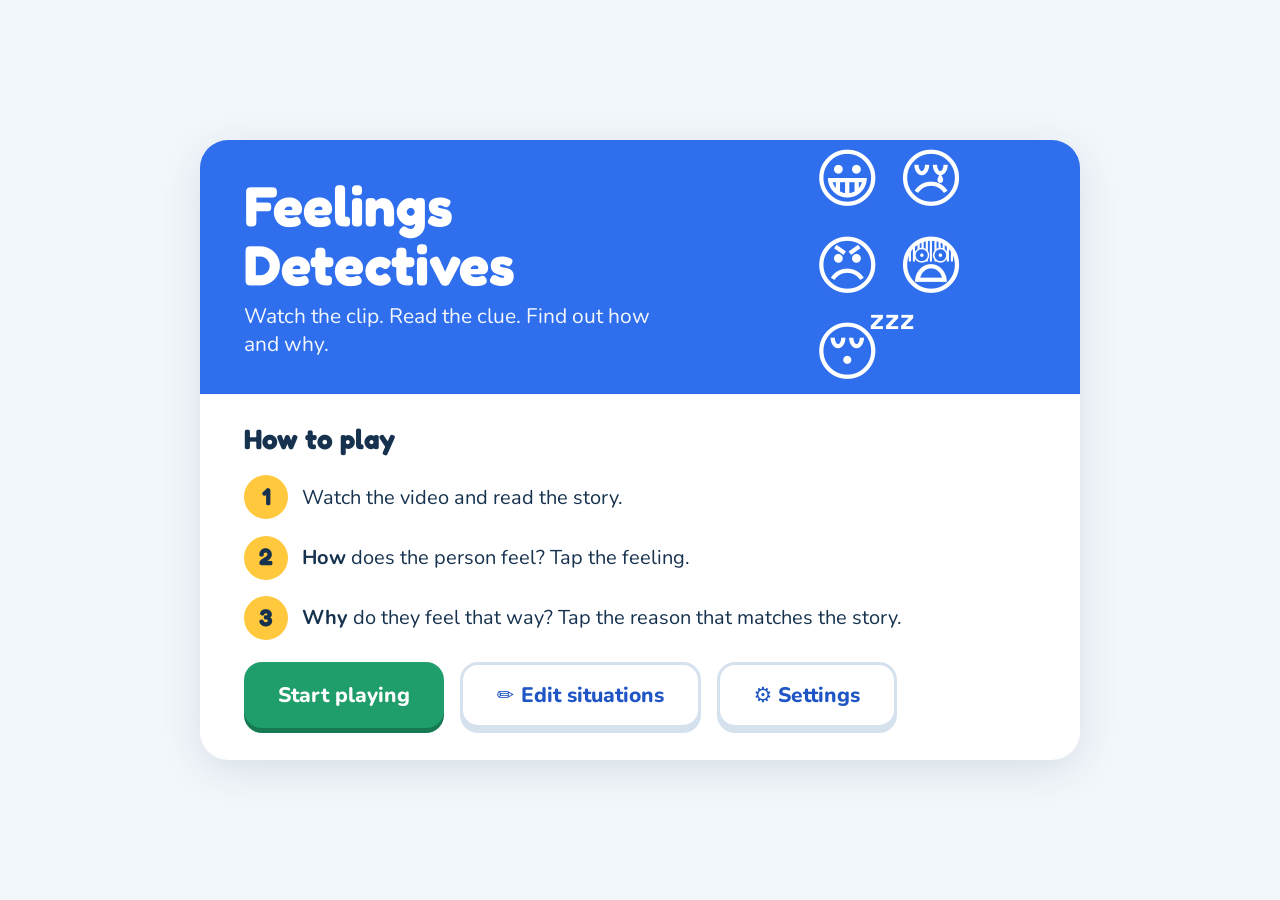
<file: feelings-detectives/index.html>
<!DOCTYPE html>
<html lang="en">
<head>
<meta charset="utf-8">
<meta name="viewport" content="width=device-width, initial-scale=1, viewport-fit=cover">
<title>How &amp; Why: Feelings Detectives</title>
<link rel="preconnect" href="https://fonts.googleapis.com">
<link href="https://fonts.googleapis.com/css2?family=Fredoka:wght@500;600;700&family=Nunito:wght@600;700;800&display=swap" rel="stylesheet">
<style>
:root{
  --ink:#16324F; --muted:#51697F; --bg:#F2F7FB; --panel:#FFFFFF; --line:#D5E2EE;
  --blue:#2F6FED; --blue-d:#1F55C4; --sun:#FFC83D; --green:#1F9D6B; --green-bg:#E3F6EC;
  --coral:#E0553A; --coral-bg:#FDECE7; --violet:#7A4FD6;
  --head:'Fredoka','Trebuchet MS',system-ui,sans-serif;
  --body:'Nunito','Segoe UI',system-ui,sans-serif;
  --pad:clamp(10px,2vh,24px);
}
*{box-sizing:border-box}
html,body{height:100%;margin:0;overflow:hidden}
body{font-family:var(--body);color:var(--ink);background:var(--bg);font-size:clamp(15px,2.3vh,20px);line-height:1.35;-webkit-tap-highlight-color:transparent}
button,input,textarea{font:inherit;color:inherit}
button{cursor:pointer}
:focus-visible{outline:4px solid var(--sun);outline-offset:2px}
.screen{display:none;height:100dvh;padding:var(--pad)}
.screen.active{display:flex}

/* Start + end */
#start,#end{align-items:center;justify-content:center}
.card{background:var(--panel);border-radius:28px;box-shadow:0 10px 40px rgba(22,50,79,.12);max-width:880px;width:100%;max-height:100%;overflow:hidden;display:flex;flex-direction:column}
.hero{background:var(--blue);color:#fff;padding:clamp(16px,4vh,40px) clamp(22px,4vw,44px);position:relative}
.hero h1{font-family:var(--head);font-size:clamp(30px,6.5vh,56px);line-height:1.05;margin:0 0 8px;font-weight:700}
.hero p{margin:0;font-size:1.05em;max-width:34ch;opacity:.95}
.hero .faces{position:absolute;right:36px;top:50%;transform:translateY(-50%);font-size:clamp(36px,8vh,64px);display:flex;gap:6px;flex-wrap:wrap;width:230px;justify-content:center}
.how-to{padding:clamp(14px,3vh,32px) clamp(22px,4vw,44px) clamp(16px,3.5vh,36px);display:grid;gap:clamp(8px,1.8vh,18px)}
.how-to h2{font-family:var(--head);font-size:clamp(20px,3.4vh,28px);margin:0}
.rule{display:flex;gap:14px;align-items:center}
.rule b{flex:none;width:clamp(32px,5vh,44px);height:clamp(32px,5vh,44px);border-radius:50%;background:var(--sun);display:grid;place-items:center;font-family:var(--head);font-size:clamp(17px,2.8vh,24px)}
.btn{border:0;border-radius:18px;padding:clamp(10px,1.8vh,16px) clamp(20px,3vw,34px);background:var(--blue);color:#fff;font-weight:800;font-size:1.05em;box-shadow:0 5px 0 var(--blue-d);transition:transform .08s,box-shadow .08s}
.btn:hover{background:#3B7BFF}
.btn:active{transform:translateY(4px);box-shadow:0 1px 0 var(--blue-d)}
.btn.go{background:var(--green);box-shadow:0 5px 0 #157A52}
.btn.go:hover{background:#25AE79}
.btn.go:active{box-shadow:0 1px 0 #157A52}
.btn.ghost{background:#fff;color:var(--blue-d);border:3px solid var(--line);box-shadow:0 5px 0 var(--line)}
.btn.ghost:hover{border-color:var(--blue);background:#F5F9FF}
.btn.ghost:active{box-shadow:0 1px 0 var(--line)}
.start-row{display:flex;gap:16px;flex-wrap:wrap;margin-top:6px}

/* Game */
#game{flex-direction:column;gap:clamp(8px,1.6vh,16px);max-width:1280px;margin:0 auto;width:100%}
.topbar{display:flex;align-items:center;justify-content:space-between;gap:16px;flex:none}
.brand{font-family:var(--head);font-weight:600;font-size:clamp(17px,3vh,22px)}
.dots{display:flex;gap:8px;align-items:center}
.dot{width:clamp(11px,1.8vh,16px);height:clamp(11px,1.8vh,16px);border-radius:50%;background:var(--line);transition:background .2s}
.dot.done{background:var(--green)}
.dot.now{background:var(--sun);box-shadow:0 0 0 4px rgba(255,200,61,.35)}
.stars{font-family:var(--head);font-size:clamp(17px,3vh,22px);font-weight:600}
.layout{display:grid;grid-template-columns:minmax(0,1.15fr) minmax(0,1fr);grid-template-rows:minmax(0,1fr);gap:clamp(12px,2.4vh,24px);flex:1;min-height:0}
.video-wrap{background:#0E2236;border-radius:24px;overflow:hidden;position:relative;min-height:0;height:100%}
.video-wrap video,.video-wrap iframe{position:absolute;inset:0;width:100%;height:100%;border:0;background:#0E2236;object-fit:contain}
.video-wrap iframe{display:none}
.video-wrap.embed iframe{display:block}
.video-wrap.embed video{display:none}
.video-fallback{position:absolute;inset:0;display:none;align-items:center;justify-content:center;text-align:center;color:#C8D8E8;padding:24px;font-size:.9em;background:#0E2236}
.video-wrap.broken .video-fallback{display:flex}
.panel{background:var(--panel);border-radius:24px;padding:clamp(12px,2.6vh,28px);box-shadow:0 6px 26px rgba(22,50,79,.08);display:flex;flex-direction:column;gap:clamp(8px,1.6vh,16px);min-height:0;overflow-y:auto}
.story-head{display:flex;justify-content:space-between;align-items:center;gap:12px;flex:none}
.chip{background:#EAF1FF;color:var(--blue-d);font-weight:800;border-radius:999px;padding:3px 14px;font-size:.8em}
.small-btn{border:2px solid var(--line);background:#fff;border-radius:999px;padding:4px 14px;font-weight:700;font-size:.8em}
.small-btn:hover{border-color:var(--blue);color:var(--blue-d)}
.story{font-size:clamp(17px,3.1vh,27px);line-height:1.4;margin:0;padding:clamp(10px,2vh,22px) 20px;border-left:6px solid var(--sun);background:#FFF9E5;border-radius:0 14px 14px 0;flex:none}
.question{font-family:var(--head);font-size:clamp(26px,5vh,44px);line-height:1.15;margin:0;font-weight:600;flex:none}
.q-label{font-family:var(--head);font-weight:600;font-size:.5em;color:#fff;background:var(--blue);display:inline-block;border-radius:8px;padding:2px 10px;margin-right:8px;vertical-align:middle}
.q-label.why{background:var(--violet)}
.answers{display:grid;gap:clamp(8px,1.6vh,16px);flex:1;min-height:0;grid-auto-rows:minmax(0,1fr)}
.answers.feelings{grid-template-columns:repeat(3,1fr);flex:0 1 auto;max-height:min(100%,300px);height:clamp(110px,26vh,260px);grid-auto-rows:minmax(0,1fr)}
.ans{background:#fff;border:3px solid var(--line);border-radius:16px;padding:clamp(8px,1.6vh,18px) 20px;text-align:left;font-weight:800;font-size:clamp(17px,3vh,27px);line-height:1.25;display:flex;align-items:center;transition:transform .1s,border-color .15s,background .15s}
.ans:hover:not(:disabled){border-color:var(--blue);transform:translateY(-2px)}
.feelings .ans{text-align:center;flex-direction:column;justify-content:center;gap:4px;padding:6px}
.feelings .ans .em{font-size:clamp(38px,9vh,78px);line-height:1}
.ans.correct{background:var(--green-bg);border-color:var(--green);color:#0F6A47}
.ans.wrong{background:var(--coral-bg);border-color:var(--coral);color:#9A3420;animation:shake .35s}
.ans:disabled{cursor:default}
.answers.locked .ans:not(.correct){opacity:.55}
@keyframes shake{25%{transform:translateX(-6px)}75%{transform:translateX(6px)}}
.foot{margin-top:0;display:flex;align-items:center;justify-content:space-between;gap:12px;flex:none;min-height:clamp(44px,7vh,64px)}
.feedback{font-weight:800;font-size:clamp(16px,2.6vh,23px)}
.feedback.good{color:#0F6A47}.feedback.bad{color:#9A3420}

/* End */
.end-body{padding:clamp(18px,4vh,44px);text-align:center;display:grid;gap:clamp(8px,1.6vh,14px);justify-items:center}
.big-stars{font-size:clamp(32px,7vh,56px);letter-spacing:6px}
.score{font-size:1.15em;color:var(--muted);margin:0}

/* Editor modal */
dialog{border:0;border-radius:24px;padding:0;width:min(980px,96vw);max-height:94dvh;color:var(--ink);background:var(--panel);box-shadow:0 20px 60px rgba(14,34,54,.4)}
dialog[open]{display:flex;flex-direction:column}
#editor{height:min(720px,94vh);height:min(720px,94dvh)}
dialog::backdrop{background:rgba(14,34,54,.62)}
.m-head{display:flex;justify-content:space-between;align-items:center;padding:16px 24px;border-bottom:2px solid var(--line);flex:none}
.m-head h2{font-family:var(--head);margin:0;font-size:24px}
.x{border:0;background:#EEF3F8;width:40px;height:40px;border-radius:50%;font-size:22px;line-height:1}
.x:hover{background:var(--line)}
.m-body{display:grid;grid-template-columns:190px 1fr;grid-template-rows:minmax(0,1fr);min-height:0;flex:1 1 0;overflow:hidden}
.tabs{min-height:0;display:flex;flex-direction:column;gap:6px;padding:14px;border-right:2px solid var(--line);overflow-y:auto;background:#F7FAFD}
.tab{display:flex;align-items:center;gap:10px;text-align:left;border:2px solid transparent;background:transparent;border-radius:12px;padding:8px 10px;font-weight:800}
.tab:hover{background:#EAF1FF}
.tab[aria-selected="true"]{background:#fff;border-color:var(--blue);color:var(--blue-d)}
.tab .n{flex:none;width:26px;height:26px;border-radius:50%;background:var(--sun);color:var(--ink);display:grid;place-items:center;font-size:.8em}
.tab.err .n{background:var(--coral);color:#fff}
.form{min-height:0;padding:18px 24px;overflow-y:auto;display:grid;gap:14px;align-content:start}
.field label,.field .lab{display:block;font-weight:800;margin-bottom:4px;font-size:.92em}
.field small{display:block;color:var(--muted);font-weight:600;margin-top:3px;font-size:.78em}
.in{width:100%;border:3px solid var(--line);border-radius:12px;padding:8px 12px;background:#fff;font-weight:700}
.in:focus{border-color:var(--blue);outline:none}
textarea.in{resize:vertical;min-height:84px}
.in.bad{border-color:var(--coral);background:var(--coral-bg)}
.two{display:grid;grid-template-columns:1fr 1fr;gap:12px}
.pre{display:flex;align-items:stretch}
.pre span{display:grid;place-items:center;padding:0 12px;background:#EAF1FF;color:var(--blue-d);font-weight:800;border:3px solid var(--line);border-right:0;border-radius:12px 0 0 12px}
.pre .in{border-radius:0 12px 12px 0}
.chips{display:flex;gap:8px;flex-wrap:wrap}
.fchip{border:3px solid var(--line);background:#fff;border-radius:999px;padding:6px 14px;font-weight:800;display:flex;gap:6px;align-items:center}
.fchip:hover{border-color:var(--blue)}
.fchip[aria-pressed="true"]{background:var(--blue);border-color:var(--blue);color:#fff}
.vstat{font-weight:700;font-size:.8em;margin-top:4px}
.vstat.ok{color:#0F6A47}.vstat.no{color:#9A3420}
.m-foot{display:flex;align-items:center;gap:12px;padding:14px 24px;border-top:2px solid var(--line);flex:none;flex-wrap:wrap}
.m-foot .msg{flex:1;font-weight:800;color:#9A3420;font-size:.9em;min-width:120px}
.m-foot .btn{padding:9px 22px;font-size:1em}
.link{border:0;background:none;color:var(--muted);text-decoration:underline;font-weight:700;font-size:.9em}

.small{width:min(560px,94vw);height:auto}
.st-body{padding:8px 24px;overflow-y:auto}
.st-row{display:flex;justify-content:space-between;align-items:center;gap:16px;flex-wrap:wrap;padding:16px 0;border-bottom:2px solid var(--line)}
.st-row:last-child{border-bottom:0}
.st-lab strong{display:block;font-size:1.05em}
.st-lab small{color:var(--muted);font-weight:600;font-size:.8em}
.seg{display:flex;gap:8px}
.seg .fchip{min-width:64px;justify-content:center;padding:8px 16px}
@media (max-width:900px){
  .layout{grid-template-columns:1fr;grid-template-rows:minmax(0,34dvh) minmax(0,1fr)}
  .hero .faces{display:none}
  .video-wrap{border-radius:18px}
  .m-body{grid-template-columns:1fr;grid-template-rows:auto minmax(0,1fr)}
  .tabs{flex-direction:row;border-right:0;border-bottom:2px solid var(--line);overflow-x:auto;overflow-y:hidden}
  .tab{flex:none}
  .two{grid-template-columns:1fr}
}
/* ===== Phones only (portrait) ===== */
@media (max-width:600px) and (orientation:portrait){
  body{font-size:16px}
  .layout{grid-template-rows:auto minmax(0,1fr)}
  .video-wrap{aspect-ratio:16/9;height:auto;max-height:30dvh;width:100%;border-radius:16px}
  .screen{padding:10px}
  .card{border-radius:22px}
  .hero{padding:22px 22px 18px}
  .hero h1{font-size:38px}
  .how-to{padding:18px 22px 22px;gap:12px}
  .start-row{display:grid;grid-template-columns:1fr 1fr;gap:12px;margin-top:6px}
  .start-row .go{grid-column:1/-1}
  .start-row .btn{padding:12px 10px;text-align:center}
  .brand{display:none}
  .topbar{justify-content:space-between}
  .stars{font-size:18px}
  #game{gap:8px}
  .panel{position:relative;padding:12px;gap:8px;border-radius:18px}
  .chip{display:none}
  .story-head{position:absolute;top:10px;right:10px;z-index:1}
  .small-btn{width:36px;height:36px;padding:0;display:grid;place-items:center;font-size:17px}
  .lbl{display:none}
  .story{font-size:15.5px;line-height:1.35;padding:8px 52px 8px 12px;border-left-width:5px}
  .question{font-size:22px}
  .q-label{font-size:.55em;padding:2px 8px}
  .answers{gap:8px}
  .answers.feelings{height:auto;max-height:none;flex:1}
  .ans{font-size:17.5px;padding:10px 14px;border-width:2px;border-radius:14px}
  .feelings .ans{font-size:15px;gap:2px}
  .feelings .ans .em{font-size:34px}
  .foot{min-height:44px;gap:8px}
  .feedback{font-size:14px;line-height:1.25}
  .foot .btn{padding:10px 18px;font-size:16px;white-space:nowrap}
  dialog{width:96vw;border-radius:18px}
  .m-head{padding:12px 16px}.m-head h2{font-size:20px}
  .form{padding:14px 16px}
  .m-foot{padding:10px 16px}
  .st-body{padding:4px 16px}
}
/* ===== Phones only (landscape) ===== */
@media (max-height:520px) and (max-width:950px) and (orientation:landscape){
  .layout{grid-template-columns:minmax(0,1.15fr) minmax(0,1fr);grid-template-rows:minmax(0,1fr)}
  .video-wrap{height:100%;aspect-ratio:auto;max-height:none;border-radius:16px}
  .story{font-size:14px;padding:8px 14px}
  .question{font-size:20px}
  .ans{font-size:15px;padding:6px 14px}
  .feelings .ans .em{font-size:30px}
  .feedback{font-size:14px}
  .screen{padding:8px}
  #game{gap:6px}
  .brand{display:none}
  .panel{padding:10px 14px;gap:6px}
  .answers.feelings{height:auto;flex:1;max-height:none}
  .foot{min-height:38px}
  .hero{padding:14px 28px}.hero h1{font-size:30px}
  .hero h1 br{display:none}
  .how-to{padding:12px 28px;gap:8px}
  .rule b{width:28px;height:28px;font-size:15px}
  .start-row{margin-top:2px}
  .btn{padding:8px 20px;font-size:15px}
  .end-body{padding:14px}
}
@media (prefers-reduced-motion:reduce){*{animation:none!important;transition:none!important}}
</style>
</head>
<body>

<!-- START -->
<main id="start" class="screen active">
  <div class="card">
    <div class="hero">
      <h1>Feelings<br>Detectives</h1>
      <p>Watch the clip. Read the clue. Find out how and why.</p>
      <div class="faces" aria-hidden="true">😀 😢 😠 😨 😴</div>
    </div>
    <div class="how-to">
      <h2>How to play</h2>
      <div class="rule"><b>1</b><span>Watch the video and read the story.</span></div>
      <div class="rule"><b>2</b><span><strong>How</strong> does the person feel? Tap the feeling.</span></div>
      <div class="rule"><b>3</b><span><strong>Why</strong> do they feel that way? Tap the reason that matches the story.</span></div>
      <div class="start-row">
        <button class="btn go" id="startBtn">Start playing</button>
        <button class="btn ghost" id="editBtn">✏️ Edit situations</button>
        <button class="btn ghost" id="setBtn">⚙️ Settings</button>
      </div>
    </div>
  </div>
</main>

<!-- GAME -->
<main id="game" class="screen" aria-live="polite">
  <div class="topbar">
    <div class="brand">Feelings Detectives</div>
    <div class="dots" id="dots" aria-label="Progress"></div>
    <div class="stars" id="stars" aria-label="Stars earned">⭐ 0</div>
  </div>
  <div class="layout">
    <div class="video-wrap" id="videoWrap">
      <video id="video" muted loop playsinline controls preload="auto"></video>
      <iframe id="frame" title="Situation video" allow="autoplay; fullscreen; picture-in-picture" allowfullscreen referrerpolicy="strict-origin-when-cross-origin"></iframe>
      <div class="video-fallback" id="fallback">The video could not be loaded. Check the video link in Edit situations.</div>
    </div>
    <section class="panel">
      <div class="story-head">
        <span class="chip" id="chip"></span>
        <button class="small-btn" id="readBtn" type="button">🔊<span class="lbl"> Read aloud</span></button>
      </div>
      <p class="story" id="story"></p>
      <h2 class="question" id="question"></h2>
      <div class="answers" id="answers"></div>
      <div class="foot">
        <div class="feedback" id="feedback" role="status"></div>
        <button class="btn go" id="nextBtn" hidden>Next</button>
      </div>
    </section>
  </div>
</main>

<!-- END -->
<main id="end" class="screen">
  <div class="card">
    <div class="hero"><h1>Case closed!</h1><p>You looked at the clues and found the answers.</p></div>
    <div class="end-body">
      <div class="big-stars" id="endStars" aria-hidden="true"></div>
      <p class="score" id="endScore"></p>
      <button class="btn go" id="againBtn">Play again</button>
    </div>
  </div>
</main>

<!-- SETTINGS -->
<dialog id="settings" class="small" aria-labelledby="stTitle">
  <div class="m-head"><h2 id="stTitle">Settings</h2><button class="x" id="stClose" aria-label="Close">×</button></div>
  <div class="st-body">
    <div class="st-row"><div class="st-lab"><strong>Sound effects</strong><small>Play a happy sound for a right answer.</small></div>
      <div class="seg" data-key="sound" role="group" aria-label="Sound effects"><button class="fchip" data-v="on">On</button><button class="fchip" data-v="off">Off</button></div></div>
    <div class="st-row"><div class="st-lab"><strong>Read text automatically</strong><small>Read each story and question aloud.</small></div>
      <div class="seg" data-key="autoRead" role="group" aria-label="Read text automatically"><button class="fchip" data-v="on">On</button><button class="fchip" data-v="off">Off</button></div></div>
    <div class="st-row"><div class="st-lab"><strong>Number of rounds</strong><small>How many stories in each game.</small></div>
      <div class="seg" data-key="rounds" role="group" aria-label="Number of rounds"><button class="fchip" data-v="3">3</button><button class="fchip" data-v="5">5</button><button class="fchip" data-v="all">All</button></div></div>
  </div>
  <div class="m-foot"><span class="msg"></span><button class="btn go" id="stDone" type="button">Done</button></div>
</dialog>

<!-- EDITOR -->
<dialog id="editor" aria-labelledby="edTitle">
  <div class="m-head"><h2 id="edTitle">Edit situations</h2><button class="x" id="edClose" aria-label="Close">×</button></div>
  <div class="m-body">
    <div class="tabs" id="tabs" role="tablist" aria-label="Situations"></div>
    <div class="form" id="form"></div>
  </div>
  <div class="m-foot">
    <button class="link" id="edReset" type="button">Reset to defaults</button>
    <span class="msg" id="edMsg" role="alert"></span>
    <button class="btn ghost" id="edCancel" type="button">Cancel</button>
    <button class="btn go" id="edSave" type="button">Save changes</button>
  </div>
</dialog>

<script>
const FEELINGS = {Happy:'😀', Sad:'😢', Angry:'😠', Scared:'😨', Tired:'😴'};
const DEFAULTS = [
  {name:'Eric', video:'assets/dinosaurs.mp4', feeling:'Happy',
   text:'Eric is at art class. The class made some dinosaurs. Eric loves playing with dinosaurs.',
   why:'Because Eric loves playing with dinosaurs.',
   wrong:['Because Eric likes his teacher.','Because Eric does not like art class.']},
  {name:'Adam', video:'assets/soccer.mp4', feeling:'Tired',
   text:'Adam is playing soccer with friends. He is resting after playing for a few hours. He is drinking water.',
   why:'Because Adam played soccer for a few hours.',
   wrong:['Because Adam is tired of his friends.','Because Adam is drinking water.']},
  {name:'Ben', video:'assets/dog.mp4', feeling:'Happy',
   text:'Ben is petting a dog. He loves dogs. This dog\u2019s name is Tobbie. Tobbie likes eating treats.',
   why:'Because Ben likes dogs and gets to pet a dog.',
   wrong:['Because Tobbie is cute.','Because Tobbie likes eating treats.']},
  {name:'Kayden', video:'assets/plaster.mp4', feeling:'Sad',
   text:'Kayden has a plaster on his fingers. He was using the scissors and cut himself.',
   why:'Because Kayden is in pain.',
   wrong:['Because Kayden is tired.','Because Kayden has 5 fingers.']},
  {name:'Nora', video:'assets/videogame.mp4', feeling:'Angry',
   text:'Nora is playing a video game. The game is Super Mario. She is losing in the game.',
   why:'Because Nora is losing.',
   wrong:['Because the game is Super Mario.','Because Super Mario is not fun.']},
  {name:'Sofia', video:'assets/carnival.mp4', feeling:'Scared',
   text:'Sofia is going on a carnival ride. She does not like heights. The ride will bring her very high up, then drop her down very quickly.',
   why:'Because the ride will bring Sofia very high up.',
   wrong:['Because the carnival ride is yellow.','Because Sofia likes being dropped quickly.']},
  {name:'Dylan', video:'assets/birthday.mp4', feeling:'Happy',
   text:'Dylan is having a birthday party. His friends are celebrating his birthday at home. They are wearing party hats and dancing.',
   why:'Because Dylan and his friends are celebrating his birthday.',
   wrong:['Because Dylan does not like parties.','Because Dylan likes being at home.']}
];
const KEY = 'feelingsDetectives.stories.v1';
const clone = o => JSON.parse(JSON.stringify(o));
function loadStories(){
  try{
    const s = JSON.parse(localStorage.getItem(KEY));
    if (Array.isArray(s) && s.length === DEFAULTS.length && s.every(x=>x && x.name && x.text && FEELINGS[x.feeling] && x.why && x.video && Array.isArray(x.wrong) && x.wrong.length===2)) return s;
  }catch(e){}
  return clone(DEFAULTS);
}
function saveStories(){ try{ localStorage.setItem(KEY, JSON.stringify(STORIES)); }catch(e){} }
let STORIES = loadStories();

const $ = id => document.getElementById(id);
const esc = t => t.replace(/[&<>"]/g, c=>({'&':'&amp;','<':'&lt;','>':'&gt;','"':'&quot;'}[c]));
const screens = {start:$('start'), game:$('game'), end:$('end')};
let PLAY = [], idx = 0, step = 'how', stars = 0, missed = false, locked = false;
const shuffle = a => { a=a.slice(); for(let i=a.length-1;i>0;i--){const j=Math.floor(Math.random()*(i+1));[a[i],a[j]]=[a[j],a[i]];} return a; };
const show = n => { Object.values(screens).forEach(s=>s.classList.remove('active')); screens[n].classList.add('active'); };

/* ---------- Video links ---------- */
function parseVideo(raw){
  const url = (raw||'').trim();
  let m = url.match(/(?:youtube\.com\/(?:watch\?(?:.*&)?v=|embed\/|shorts\/|live\/)|youtu\.be\/)([\w-]{11})/);
  if (m) return {type:'YouTube', embed:`https://www.youtube.com/embed/${m[1]}?autoplay=1&mute=1&loop=1&playlist=${m[1]}&rel=0&playsinline=1`};
  m = url.match(/drive\.google\.com\/(?:file\/d\/|open\?id=|uc\?(?:.*&)?id=)([\w-]+)/);
  if (m) return {type:'Google Drive', embed:`https://drive.google.com/file/d/${m[1]}/preview`};
  if (/^(https?:\/\/|assets\/|\.\/|\/)/i.test(url) || /\.(mp4|webm|mov|m4v|ogg)(\?|$)/i.test(url)) return {type:'Video file', src:url};
  return null;
}
function setVideo(url){
  const wrap=$('videoWrap'), v=$('video'), f=$('frame'), p=parseVideo(url);
  wrap.classList.remove('broken','embed');
  v.pause(); v.removeAttribute('src'); f.removeAttribute('src');
  if (!p){ wrap.classList.add('broken'); return; }
  if (p.embed){ wrap.classList.add('embed'); f.src = p.embed; }
  else { v.onerror = ()=>wrap.classList.add('broken'); v.src = p.src; v.load(); v.play().catch(()=>{}); }
}

/* ---------- Settings & sound ---------- */
const SKEY = 'feelingsDetectives.settings.v1';
let SET = {sound:true, autoRead:false, rounds:'all'};
try{ const x = JSON.parse(localStorage.getItem(SKEY)); if (x) { if (typeof x.sound==='boolean') SET.sound=x.sound; if (typeof x.autoRead==='boolean') SET.autoRead=x.autoRead; if (['3','5','all'].includes(String(x.rounds))) SET.rounds=String(x.rounds); } }catch(e){}
let actx = null;
function chime(n){
  try{
    actx = actx || new (window.AudioContext||window.webkitAudioContext)();
    if (actx.state==='suspended') actx.resume();
    const notes = [523.25,659.25,783.99,1046.5].slice(4-n);
    const t0 = actx.currentTime + .02;
    notes.forEach((f,i)=>{
      const o = actx.createOscillator(), g = actx.createGain(), t = t0 + i*.11;
      o.type='triangle'; o.frequency.value=f;
      g.gain.setValueAtTime(0,t); g.gain.linearRampToValueAtTime(.22,t+.02); g.gain.exponentialRampToValueAtTime(.001,t+.45);
      o.connect(g).connect(actx.destination); o.start(t); o.stop(t+.5);
    });
  }catch(e){}
}
const stDlg = $('settings');
function renderSettings(){
  stDlg.querySelectorAll('.seg').forEach(g=>{
    const k=g.dataset.key, cur = k==='rounds' ? SET.rounds : (SET[k]?'on':'off');
    g.querySelectorAll('button').forEach(b=>b.setAttribute('aria-pressed', b.dataset.v===cur));
  });
}
stDlg.querySelectorAll('.seg button').forEach(b=>b.addEventListener('click',()=>{
  const k=b.parentElement.dataset.key, v=b.dataset.v;
  SET[k] = k==='rounds' ? v : v==='on';
  try{ localStorage.setItem(SKEY, JSON.stringify(SET)); }catch(e){}
  renderSettings();
  if (k==='sound' && v==='on') chime(4);
}));
$('setBtn').addEventListener('click',()=>{ renderSettings(); stDlg.showModal(); });
$('stDone').addEventListener('click',()=>stDlg.close());
$('stClose').addEventListener('click',()=>stDlg.close());

/* ---------- Game ---------- */
function renderDots(){
  $('dots').innerHTML = PLAY.map((_,i)=>`<span class="dot ${i<idx?'done':i===idx?'now':''}"></span>`).join('');
  $('stars').textContent = '⭐ ' + stars;
}
function loadStory(){
  const s = PLAY[idx];
  step='how'; missed=false;
  $('chip').textContent = `Story ${idx+1} of ${PLAY.length}`;
  $('story').textContent = s.text;
  setVideo(s.video);
  renderDots(); renderQuestion();
  if (SET.autoRead) speak(s.text+' '+qText());
}
function renderQuestion(){
  const s = PLAY[idx], box = $('answers');
  locked=false; $('nextBtn').hidden=true;
  $('feedback').className='feedback'; $('feedback').textContent='';
  box.className='answers';
  if (step==='how'){
    $('question').innerHTML = `<span class="q-label">HOW</span>How is ${esc(s.name)} feeling?`;
    box.classList.add('feelings');
    const others = shuffle(Object.keys(FEELINGS).filter(f=>f!==s.feeling)).slice(0,2);
    box.innerHTML = shuffle([s.feeling,...others]).map(f=>`<button class="ans" data-v="${f}"><span class="em" aria-hidden="true">${FEELINGS[f]}</span>${f}</button>`).join('');
  } else {
    $('question').innerHTML = `<span class="q-label why">WHY</span>Why is ${esc(s.name)} ${s.feeling.toLowerCase()}?`;
    box.innerHTML = shuffle([s.why,...s.wrong]).map(t=>`<button class="ans" data-v="${esc(t)}">${esc(t)}</button>`).join('');
  }
  box.querySelectorAll('.ans').forEach(b=>b.addEventListener('click',()=>choose(b)));
}
function choose(btn){
  if (locked) return;
  const s = PLAY[idx], fb = $('feedback');
  const right = step==='how' ? s.feeling : s.why;
  if ('speechSynthesis' in window) speechSynthesis.cancel();
  if (btn.dataset.v === right){
    if (SET.sound) chime(step==='how'?2:4);
    locked=true; btn.classList.add('correct');
    $('answers').classList.add('locked');
    $('answers').querySelectorAll('.ans').forEach(b=>b.disabled=true);
    fb.className='feedback good';
    if (step==='how'){ fb.textContent=`Yes! ${s.name} is ${s.feeling.toLowerCase()}. Now find out why.`; $('nextBtn').textContent='Why?'; }
    else {
      if (!missed) stars++;
      fb.textContent = missed ? 'You found it! Great job.' : 'Perfect! You earned a star.';
      $('nextBtn').textContent = idx===PLAY.length-1 ? 'Finish' : 'Next story';
      renderDots();
    }
    $('nextBtn').hidden=false; $('nextBtn').focus({preventScroll:true});
  } else {
    missed=true; btn.classList.add('wrong'); btn.disabled=true;
    fb.className='feedback bad'; fb.textContent='Not quite. Read the story again and try another one.';
  }
}
$('nextBtn').addEventListener('click',()=>{
  if (step==='how'){ step='why'; renderQuestion(); if (SET.autoRead) speak(qText()); return; }
  if (idx===PLAY.length-1){ finish(); return; }
  idx++; loadStory();
});
const qText = () => $('question').textContent.replace(/^(HOW|WHY)/,'');
function speak(t){
  if (!('speechSynthesis' in window)) return;
  speechSynthesis.cancel();
  const u = new SpeechSynthesisUtterance(t);
  u.rate=.85; u.lang='en-GB'; speechSynthesis.speak(u);
}
$('readBtn').addEventListener('click',()=>speak($('story').textContent+' '+qText()));
if (!('speechSynthesis' in window)) $('readBtn').hidden=true;
function finish(){
  setVideo('');
  if ('speechSynthesis' in window) speechSynthesis.cancel();
  $('endStars').textContent='⭐'.repeat(stars)+'☆'.repeat(PLAY.length-stars);
  $('endScore').textContent=`You got ${stars} of ${PLAY.length} stars on your first try.`;
  show('end');
}
function startGame(){ PLAY=shuffle(STORIES).slice(0, SET.rounds==='all'?STORIES.length:+SET.rounds); idx=0; stars=0; show('game'); loadStory(); }
$('startBtn').addEventListener('click',startGame);
$('againBtn').addEventListener('click',()=>{ show('start'); });

/* ---------- Editor ---------- */
const ed = $('editor');
let draft = [], cur = 0, bad = new Set();
const strip = t => t.replace(/^\s*because\s*/i,'');

function renderTabs(){
  $('tabs').innerHTML = draft.map((d,i)=>`<button class="tab ${bad.has(i)?'err':''}" role="tab" aria-selected="${i===cur}" data-i="${i}"><span class="n">${i+1}</span>${esc(d.name||'Untitled')}</button>`).join('');
  $('tabs').querySelectorAll('.tab').forEach(b=>b.addEventListener('click',()=>{cur=+b.dataset.i; renderTabs(); renderForm();}));
}
function renderForm(){
  const d = draft[cur];
  $('form').innerHTML = `
    <div class="two">
      <div class="field"><label for="f-name">Character name</label>
        <input class="in" id="f-name" value="${esc(d.name)}" maxlength="20">
        <small>Used in the questions, like “How is Eric feeling?”</small></div>
      <div class="field"><span class="lab">How is ${esc(d.name||'he/she')} feeling?</span>
        <div class="chips" id="f-feel">${Object.keys(FEELINGS).map(f=>`<button type="button" class="fchip" data-f="${f}" aria-pressed="${d.feeling===f}">${FEELINGS[f]} ${f}</button>`).join('')}</div></div>
    </div>
    <div class="field"><label for="f-text">Story text</label>
      <textarea class="in" id="f-text" maxlength="400">${esc(d.text)}</textarea></div>
    <div class="field"><label for="f-why">Why? (correct reason)</label>
      <div class="pre"><span>Because</span><input class="in" id="f-why" value="${esc(strip(d.why))}" maxlength="120"></div></div>
    <div class="two">
      <div class="field"><label for="f-w0">Wrong reason 1</label>
        <div class="pre"><span>Because</span><input class="in" id="f-w0" value="${esc(strip(d.wrong[0]))}" maxlength="120"></div></div>
      <div class="field"><label for="f-w1">Wrong reason 2</label>
        <div class="pre"><span>Because</span><input class="in" id="f-w1" value="${esc(strip(d.wrong[1]))}" maxlength="120"></div></div>
    </div>
    <div class="field"><label for="f-video">Video link</label>
      <input class="in" id="f-video" value="${esc(d.video)}" placeholder="YouTube or Google Drive link">
      <div class="vstat" id="f-stat"></div>
      <small>Paste a YouTube or Google Drive link. Drive files must be shared as “Anyone with the link”. A file path such as assets/dog.mp4 also works.</small></div>`;
  const on = (id,fn)=>$(id).addEventListener('input',e=>{fn(e.target.value); e.target.classList.remove('bad');});
  on('f-name',v=>{d.name=v; renderTabs();});
  on('f-text',v=>d.text=v);
  on('f-why',v=>d.why='Because '+v);
  on('f-w0',v=>d.wrong[0]='Because '+v);
  on('f-w1',v=>d.wrong[1]='Because '+v);
  on('f-video',v=>{d.video=v; videoStatus();});
  $('f-feel').querySelectorAll('.fchip').forEach(b=>b.addEventListener('click',()=>{
    d.feeling=b.dataset.f;
    $('f-feel').querySelectorAll('.fchip').forEach(x=>x.setAttribute('aria-pressed',x===b));
  }));
  videoStatus();
}
function videoStatus(){
  const s=$('f-stat'), v=draft[cur].video.trim();
  if (!v){ s.textContent=''; s.className='vstat'; return; }
  const p=parseVideo(v);
  s.className='vstat '+(p?'ok':'no');
  s.textContent = p ? `✓ ${p.type} link recognised` : 'This does not look like a YouTube, Google Drive or video file link.';
}
function openEditor(){
  draft = clone(STORIES); cur = 0; bad = new Set();
  $('edMsg').textContent='';
  renderTabs(); renderForm();
  if (ed.showModal) ed.showModal(); else ed.setAttribute('open','');
}
function validate(){
  bad = new Set(); let first = null;
  draft.forEach((d,i)=>{
    const rest = [d.name, d.text, strip(d.why), strip(d.wrong[0]), strip(d.wrong[1])];
    if (rest.some(x=>!x.trim()) || !parseVideo(d.video)) { bad.add(i); if(first===null) first=i; }
  });
  return first;
}
$('edSave').addEventListener('click',()=>{
  const first = validate();
  if (first!==null){
    cur = first; renderTabs(); renderForm();
    const d = draft[cur];
    [['f-name',d.name],['f-text',d.text],['f-why',strip(d.why)],['f-w0',strip(d.wrong[0])],['f-w1',strip(d.wrong[1])]].forEach(([id,v])=>{ if(!v.trim()) $(id).classList.add('bad'); });
    if (!parseVideo(d.video)) $('f-video').classList.add('bad');
    $('edMsg').textContent = `Situation ${first+1} needs attention. Fill in every field and use a valid video link.`;
    return;
  }
  STORIES = draft.map(d=>({
    name:d.name.trim(), text:d.text.trim(), feeling:d.feeling, video:d.video.trim(),
    why:'Because '+strip(d.why).trim(), wrong:d.wrong.map(w=>'Because '+strip(w).trim())
  }));
  saveStories(); ed.close();
});
$('edReset').addEventListener('click',()=>{
  if (!confirm('Reset all situations to the original ones?')) return;
  draft = clone(DEFAULTS); bad = new Set(); $('edMsg').textContent=''; renderTabs(); renderForm();
});
$('edCancel').addEventListener('click',()=>ed.close());
$('edClose').addEventListener('click',()=>ed.close());
$('editBtn').addEventListener('click',openEditor);
</script>
</body>
</html>
</file>
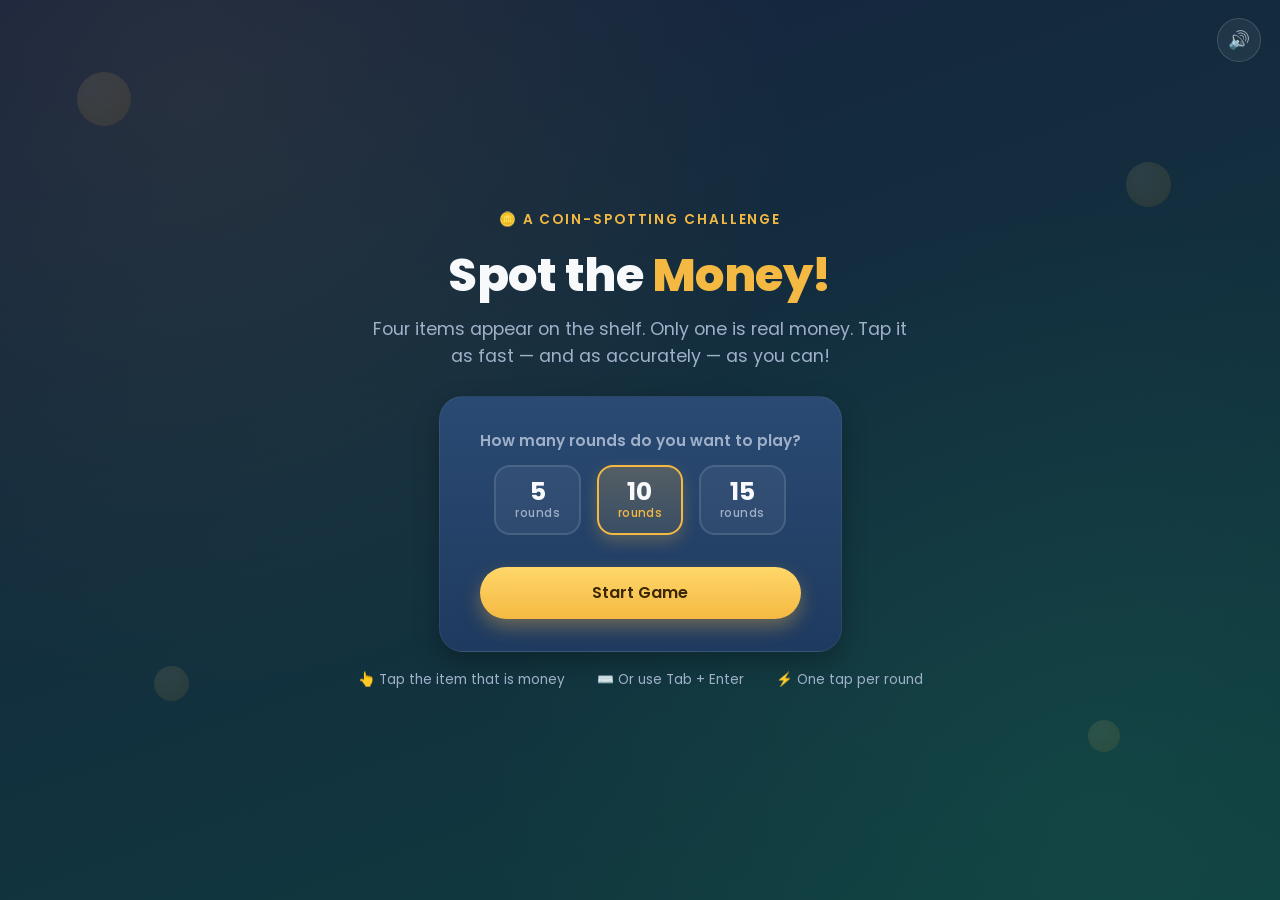
<file: money-not/index.html>
<!DOCTYPE html>
<html lang="en">
<head>
<meta charset="UTF-8">
<meta name="viewport" content="width=device-width, initial-scale=1.0, maximum-scale=1.0, user-scalable=no, viewport-fit=cover">
<title>Spot the Money! | A Coin-Spotting Game</title>

<!-- Poppins font, per brief -->
<link rel="preconnect" href="https://fonts.googleapis.com">
<link rel="preconnect" href="https://fonts.gstatic.com" crossorigin>
<link href="https://fonts.googleapis.com/css2?family=Poppins:wght@400;500;600;700;800&display=swap" rel="stylesheet">

<style>
  /* ==========================================================================
     DESIGN TOKENS
     A small, deliberate palette themed around a bank "vault display case":
     deep navy/teal glass, warm coin gold, mint for correct, coral for incorrect.
     ========================================================================== */
  :root{
    --ink-navy:      #16213E;   /* deepest background */
    --teal-deep:     #0F3D3E;   /* background gradient partner */
    --glass:         #1F3A5F;   /* card / slot surface on dark */
    --glass-light:   #2A4A73;   /* lighter slot surface */
    --cloud:         #F7F9FB;   /* light text / light surfaces */
    --slate:         #9FB0C9;   /* secondary text on dark */
    --coin-gold:     #F4B942;   /* primary accent / CTA */
    --coin-gold-dark:#D89A1E;
    --mint:          #3DDC97;   /* correct feedback */
    --mint-dark:     #1FAE73;
    --coral:         #FF6B6B;   /* incorrect feedback */
    --coral-dark:    #E24C4C;

    --radius-lg: 1.5rem;
    --radius-md: 1rem;
    --radius-sm: 0.6rem;

    --shadow-soft: 0 0.6rem 1.6rem rgba(0,0,0,0.28);
    --shadow-pop:  0 0.3rem 0.8rem rgba(0,0,0,0.35);

    --touch-min: 44px;
  }

  *,*::before,*::after{ box-sizing:border-box; }

  html,body{
    height:100%;
    margin:0;
    overflow:hidden; /* game must fit viewport, no page scroll */
    background:
      radial-gradient(circle at 15% 10%, rgba(244,185,66,0.08), transparent 45%),
      radial-gradient(circle at 85% 90%, rgba(61,220,151,0.07), transparent 45%),
      linear-gradient(160deg, var(--ink-navy) 0%, var(--teal-deep) 100%);
    font-family:'Poppins', 'Segoe UI', sans-serif;
    color:var(--cloud);
    -webkit-tap-highlight-color: transparent;
  }

  #app{
    position:relative;
    width:100%;
    height:100dvh; /* dynamic viewport height for mobile browser chrome */
    height:100vh;  /* fallback */
    display:flex;
    align-items:center;
    justify-content:center;
    padding: env(safe-area-inset-top) env(safe-area-inset-right) env(safe-area-inset-bottom) env(safe-area-inset-left);
  }

  /* Decorative floating coins in the background — purely ambient, low opacity */
  .bg-coin{
    position:absolute;
    border-radius:50%;
    background: radial-gradient(circle at 35% 30%, #ffe29a, var(--coin-gold) 60%, var(--coin-gold-dark) 100%);
    opacity:0.10;
    filter:blur(0.5px);
    animation: floatCoin 14s ease-in-out infinite;
    pointer-events:none;
  }
  @media (prefers-reduced-motion: reduce){
    .bg-coin{ animation:none; }
  }
  @keyframes floatCoin{
    0%,100%{ transform:translateY(0) rotate(0deg); }
    50%{ transform:translateY(-2.2rem) rotate(15deg); }
  }

  /* ==========================================================================
     SCREENS — only one is shown at a time via .active
     ========================================================================== */
  .screen{
    position:absolute;
    inset:0;
    display:none;
    flex-direction:column;
    align-items:center;
    justify-content:center;
    padding: clamp(0.75rem, 3vh, 2rem) clamp(1rem, 4vw, 2.5rem);
    text-align:center;
  }
  .screen.active{ display:flex; }

  /* Fade/scale transition between screens */
  .screen{ animation: screenIn 0.45s ease; }
  @keyframes screenIn{
    from{ opacity:0; transform:scale(0.97); }
    to{ opacity:1; transform:scale(1); }
  }

  /* ==========================================================================
     SHARED ELEMENTS
     ========================================================================== */
  .eyebrow{
    display:inline-flex;
    align-items:center;
    gap:0.4rem;
    font-size: clamp(0.7rem, 1.6vw, 0.85rem);
    letter-spacing:0.14em;
    text-transform:uppercase;
    font-weight:600;
    color:var(--coin-gold);
    margin-bottom:0.6rem;
  }

  h1.title{
    font-size: clamp(1.6rem, 5.5vw, 2.9rem);
    font-weight:800;
    margin: 0 0 0.4rem 0;
    letter-spacing:-0.01em;
  }
  h1.title .accent{ color:var(--coin-gold); }

  p.subtitle{
    font-size: clamp(0.85rem, 2.4vw, 1.1rem);
    color:var(--slate);
    max-width: 34rem;
    margin: 0 0 clamp(1rem, 3vh, 1.8rem) 0;
    line-height:1.5;
  }

  .card{
    background: linear-gradient(180deg, var(--glass-light), var(--glass));
    border: 1px solid rgba(255,255,255,0.06);
    border-radius: var(--radius-lg);
    box-shadow: var(--shadow-soft);
    padding: clamp(1.2rem, 3.5vh, 2.2rem) clamp(1.2rem, 4vw, 2.5rem);
  }

  /* Buttons ------------------------------------------------------------- */
  .btn{
    font-family:inherit;
    font-weight:600;
    font-size: clamp(0.85rem, 2.2vw, 1rem);
    border:none;
    border-radius: 999px;
    padding: 0.85rem 1.8rem;
    min-height: var(--touch-min);
    cursor:pointer;
    transition: transform 0.15s ease, box-shadow 0.15s ease, filter 0.15s ease;
    touch-action: manipulation;
  }
  .btn:active{ transform:scale(0.96); }
  .btn:focus-visible{ outline:3px solid var(--coin-gold); outline-offset:3px; }

  .btn-primary{
    background: linear-gradient(180deg, #ffd76a, var(--coin-gold));
    color:#3B2704;
    box-shadow: 0 0.5rem 1.1rem rgba(244,185,66,0.35);
  }
  .btn-primary:hover{ filter:brightness(1.06); }
  .btn-primary:disabled{
    opacity:0.45;
    cursor:not-allowed;
    box-shadow:none;
  }

  .btn-ghost{
    background: rgba(255,255,255,0.06);
    color: var(--cloud);
    border: 1px solid rgba(255,255,255,0.14);
  }
  .btn-ghost:hover{ background: rgba(255,255,255,0.12); }

  /* Trial-count selector pills ------------------------------------------ */
  .trial-select{
    display:flex;
    gap: clamp(0.6rem, 2vw, 1rem);
    margin: 0.4rem 0 clamp(1.2rem, 3.5vh, 2rem) 0;
    flex-wrap:wrap;
    justify-content:center;
  }
  .trial-pill{
    font-family:inherit;
    font-weight:700;
    font-size: clamp(0.95rem, 2.6vw, 1.2rem);
    min-width: 5.4rem;
    min-height: var(--touch-min);
    padding: 0.7rem 1.1rem;
    border-radius: var(--radius-md);
    background: rgba(255,255,255,0.05);
    border: 2px solid rgba(255,255,255,0.12);
    color: var(--cloud);
    cursor:pointer;
    transition: all 0.18s ease;
    touch-action: manipulation;
  }
  .trial-pill .n{ display:block; font-size:1.3em; line-height:1.1; }
  .trial-pill .lbl{ display:block; font-size:0.6em; color:var(--slate); font-weight:500; letter-spacing:0.04em; }
  .trial-pill:hover{ border-color: rgba(244,185,66,0.5); }
  .trial-pill.selected{
    background: linear-gradient(180deg, rgba(244,185,66,0.22), rgba(244,185,66,0.10));
    border-color: var(--coin-gold);
    box-shadow: 0 0.4rem 1rem rgba(244,185,66,0.25);
  }
  .trial-pill.selected .lbl{ color: var(--coin-gold); }
  .trial-pill:focus-visible{ outline:3px solid var(--coin-gold); outline-offset:2px; }

  .howto{
    display:flex;
    gap: clamp(0.8rem, 3vw, 2rem);
    margin-top: clamp(0.6rem, 2vh, 1.2rem);
    flex-wrap:wrap;
    justify-content:center;
    color:var(--slate);
    font-size: clamp(0.72rem, 1.8vw, 0.85rem);
  }
  .howto span{ display:flex; align-items:center; gap:0.4rem; }

  /* ==========================================================================
     GAME SCREEN
     ========================================================================== */
  #screen-game{ justify-content:flex-start; padding-top: clamp(0.6rem, 2.5vh, 1.4rem); }

  .game-topbar{
    width:100%;
    max-width:52rem;
    display:flex;
    align-items:center;
    justify-content:space-between;
    gap:0.8rem;
    margin-bottom: clamp(0.6rem, 2vh, 1.2rem);
  }

  .quit-btn{
    width:2.6rem; height:2.6rem;
    min-width:var(--touch-min); min-height:var(--touch-min);
    border-radius:50%;
    background:rgba(255,255,255,0.06);
    border:1px solid rgba(255,255,255,0.14);
    color:var(--cloud);
    font-size:1.1rem;
    display:flex; align-items:center; justify-content:center;
    cursor:pointer;
    touch-action: manipulation;
  }
  .quit-btn:hover{ background: rgba(255,107,107,0.18); border-color: var(--coral); }

  .round-info{
    font-weight:600;
    font-size: clamp(0.8rem, 2vw, 1rem);
    color:var(--slate);
  }
  .round-info b{ color:var(--cloud); }

  .score-chip{
    display:flex; align-items:center; gap:0.4rem;
    background: rgba(244,185,66,0.12);
    border:1px solid rgba(244,185,66,0.3);
    border-radius:999px;
    padding: 0.4rem 0.9rem;
    font-weight:700;
    font-size: clamp(0.8rem, 2vw, 1rem);
    color: var(--coin-gold);
    min-height: 2.2rem;
  }

  /* Coin meter — the game's signature element: fills with coins as you score */
  .coin-meter{
    width:100%;
    max-width:52rem;
    display:flex;
    gap: clamp(0.25rem, 1.2vw, 0.5rem);
    margin-bottom: clamp(0.8rem, 2.5vh, 1.4rem);
    flex-wrap:wrap;
    justify-content:center;
  }
  .coin-pip{
    width: clamp(0.8rem, 2.4vw, 1.15rem);
    height: clamp(0.8rem, 2.4vw, 1.15rem);
    border-radius:50%;
    background: rgba(255,255,255,0.08);
    border:1px solid rgba(255,255,255,0.14);
    transition: all 0.35s cubic-bezier(.34,1.56,.64,1);
  }
  .coin-pip.earned{
    background: radial-gradient(circle at 35% 30%, #ffe29a, var(--coin-gold) 65%, var(--coin-gold-dark));
    border-color: transparent;
    box-shadow: 0 0 0.5rem rgba(244,185,66,0.6);
    transform: scale(1.15);
  }
  .coin-pip.missed{
    background: rgba(255,107,107,0.28);
    border-color: rgba(255,107,107,0.4);
  }

  /* Feedback banner --------------------------------------------------- */
  .feedback-banner{
    position:relative;
    min-height: 2.6rem;
    display:flex; align-items:center; justify-content:center;
    font-weight:700;
    font-size: clamp(0.95rem, 2.6vw, 1.3rem);
    margin-bottom: clamp(0.3rem, 1.5vh, 0.6rem);
    opacity:0;
    transform: translateY(-6px);
    transition: opacity 0.25s ease, transform 0.25s ease;
  }
  .feedback-banner.show{ opacity:1; transform:translateY(0); }
  .feedback-banner.correct{ color: var(--mint); }
  .feedback-banner.incorrect{ color: var(--coral); }

  /* Item display case --------------------------------------------------- */
  .vault{
    width:100%;
    max-width:52rem;
    flex:1;
    min-height:0;
    display:flex;
    align-items:center;
    justify-content:center;
  }

  .item-grid{
    width:100%;
    display:flex;
    flex-wrap:wrap;
    align-items:center;
    justify-content:center;
    gap: clamp(1rem, 4vw, 2.2rem) clamp(1.2rem, 4.5vw, 2.6rem);
  }

  .item-slot{
    /* sized so all 4 items sit in a single row on wide screens, and wrap to a
       tidy 2x2 grid on narrower tablet/phone widths */
    flex: 0 0 clamp(5.6rem, 24vw, 10.5rem);
    display:flex;
    flex-direction:column;
    align-items:center;
    gap:0.4rem;
  }

  .item-btn{
    width: clamp(5.6rem, 24vw, 10.5rem);
    height: clamp(5.6rem, 24vw, 10.5rem);
    min-width: var(--touch-min);
    min-height: var(--touch-min);
    border-radius: var(--radius-md);
    background: linear-gradient(180deg, rgba(255,255,255,0.05), rgba(255,255,255,0.02));
    border: 2px solid rgba(255,255,255,0.14);
    box-shadow: inset 0 0 0 1px rgba(255,255,255,0.03), var(--shadow-pop);
    display:flex;
    align-items:center;
    justify-content:center;
    cursor:pointer;
    padding:0.6rem;
    transition: transform 0.15s ease, border-color 0.2s ease, box-shadow 0.2s ease;
    touch-action: manipulation;
    position:relative;
    overflow:hidden;
  }
  .item-btn:hover{ transform: translateY(-3px); border-color: rgba(244,185,66,0.4); }
  .item-btn:active{ transform: scale(0.95); }
  .item-btn:focus-visible{ outline:3px solid var(--coin-gold); outline-offset:3px; }

  .item-btn img, .item-btn .fallback-emoji{
    max-width:100%;
    max-height:100%;
    object-fit:contain;
    pointer-events:none;
    user-select:none;
  }
  .item-btn .fallback-emoji{
    font-size: clamp(2rem, 9vw, 3.4rem);
    line-height:1;
    display:flex; align-items:center; justify-content:center;
  }

  .item-btn[disabled]{ cursor:default; }

  .item-btn.is-correct{
    border-color: var(--mint);
    box-shadow: 0 0 0 3px rgba(61,220,151,0.35), 0 0 1.4rem rgba(61,220,151,0.45);
    animation: pulseCorrect 0.6s ease;
  }
  .item-btn.is-incorrect{
    border-color: var(--coral);
    box-shadow: 0 0 0 3px rgba(255,107,107,0.35);
    animation: shakeWrong 0.45s ease;
  }
  .item-btn.is-dimmed{ opacity:0.45; }

  @keyframes pulseCorrect{
    0%{ transform:scale(1); }
    35%{ transform:scale(1.12); }
    100%{ transform:scale(1); }
  }
  @keyframes shakeWrong{
    0%,100%{ transform:translateX(0); }
    20%{ transform:translateX(-6px); }
    40%{ transform:translateX(6px); }
    60%{ transform:translateX(-4px); }
    80%{ transform:translateX(4px); }
  }

  /* Coin burst particles for a correct tap ------------------------------ */
  .burst-coin{
    position:fixed;
    width:0.9rem; height:0.9rem;
    border-radius:50%;
    background: radial-gradient(circle at 35% 30%, #ffe29a, var(--coin-gold) 65%, var(--coin-gold-dark));
    pointer-events:none;
    z-index:50;
    animation: burstFly 0.85s ease-out forwards;
  }
  @keyframes burstFly{
    0%{ transform: translate(0,0) scale(1); opacity:1; }
    100%{ transform: translate(var(--dx), var(--dy)) scale(0.4); opacity:0; }
  }

  /* ==========================================================================
     END SCREEN
     ========================================================================== */
  .end-icon{
    font-size: clamp(3rem, 10vw, 4.5rem);
    margin-bottom:0.3rem;
    animation: popIn 0.5s cubic-bezier(.34,1.56,.64,1);
  }
  @keyframes popIn{
    from{ transform:scale(0); opacity:0; }
    to{ transform:scale(1); opacity:1; }
  }
  .end-score{
    font-size: clamp(2.2rem, 8vw, 3.6rem);
    font-weight:800;
    color: var(--coin-gold);
    margin: 0.2rem 0;
  }
  .end-score span{ font-size:0.5em; color:var(--slate); font-weight:600; }
  .end-message{
    font-size: clamp(0.9rem, 2.6vw, 1.15rem);
    color: var(--cloud);
    margin-bottom: clamp(1rem, 3vh, 1.6rem);
    max-width: 30rem;
  }
  .end-actions{
    display:flex; gap:0.8rem; flex-wrap:wrap; justify-content:center;
  }

  /* Sound toggle ---------------------------------------------------------*/
  .sound-toggle{
    position:absolute;
    top: clamp(0.6rem, 2vh, 1.2rem);
    right: clamp(0.6rem, 2vw, 1.2rem);
    width:2.6rem; height:2.6rem;
    min-width:var(--touch-min); min-height:var(--touch-min);
    border-radius:50%;
    background:rgba(255,255,255,0.06);
    border:1px solid rgba(255,255,255,0.14);
    color:var(--cloud);
    font-size:1.1rem;
    display:flex; align-items:center; justify-content:center;
    cursor:pointer;
    z-index:5;
    touch-action: manipulation;
  }
  .sound-toggle:hover{ background: rgba(255,255,255,0.12); }

  /* Small screens -------------------------------------------------------- */
  @media (max-height: 480px){
    .howto{ display:none; }
  }
</style>
</head>
<body>

<div id="app">

  <!-- Ambient decorative coins (purely visual, aria-hidden) -->
  <div class="bg-coin" style="width:3.4rem;height:3.4rem;top:8%;left:6%;" aria-hidden="true"></div>
  <div class="bg-coin" style="width:2.2rem;height:2.2rem;top:74%;left:12%;animation-delay:2s;" aria-hidden="true"></div>
  <div class="bg-coin" style="width:2.8rem;height:2.8rem;top:18%;left:88%;animation-delay:4s;" aria-hidden="true"></div>
  <div class="bg-coin" style="width:2rem;height:2rem;top:80%;left:85%;animation-delay:6s;" aria-hidden="true"></div>

  <button class="sound-toggle" id="soundToggle" aria-label="Toggle sound" title="Toggle sound">🔊</button>

  <!-- ================= START SCREEN ================= -->
  <section class="screen active" id="screen-start" aria-labelledby="startTitle">
    <div class="eyebrow">🪙 A Coin-Spotting Challenge</div>
    <h1 class="title" id="startTitle">Spot the <span class="accent">Money!</span></h1>
    <p class="subtitle">Four items appear on the shelf. Only one is real money. Tap it as fast — and as accurately — as you can!</p>

    <div class="card">
      <p style="margin:0 0 0.8rem 0; font-weight:600; color:var(--slate); font-size:clamp(0.8rem,2vw,0.95rem);">How many rounds do you want to play?</p>
      <div class="trial-select" role="group" aria-label="Choose number of rounds">
        <button class="trial-pill" data-trials="5" type="button">
          <span class="n">5</span><span class="lbl">rounds</span>
        </button>
        <button class="trial-pill selected" data-trials="10" type="button">
          <span class="n">10</span><span class="lbl">rounds</span>
        </button>
        <button class="trial-pill" data-trials="15" type="button">
          <span class="n">15</span><span class="lbl">rounds</span>
        </button>
      </div>
      <button class="btn btn-primary" id="startBtn" type="button" style="width:100%;">Start Game</button>
    </div>

    <div class="howto">
      <span>👆 Tap the item that is money</span>
      <span>⌨️ Or use Tab + Enter</span>
      <span>⚡ One tap per round</span>
    </div>
  </section>

  <!-- ================= GAME SCREEN ================= -->
  <section class="screen" id="screen-game" aria-labelledby="gameLive">
    <div class="game-topbar">
      <button class="quit-btn" id="quitBtn" type="button" aria-label="Quit to start screen" title="Quit">✕</button>
      <div class="round-info">Round <b id="roundNow">1</b> / <span id="roundTotal">10</span></div>
      <div class="score-chip">🏆 <span id="scoreNow">0</span></div>
    </div>

    <div class="coin-meter" id="coinMeter" aria-hidden="true"></div>

    <div class="feedback-banner" id="feedbackBanner" role="status" aria-live="polite"></div>

    <div class="vault">
      <div class="item-grid" id="itemGrid"></div>
    </div>
  </section>

  <!-- ================= END SCREEN ================= -->
  <section class="screen" id="screen-end" aria-labelledby="endTitle">
    <div class="end-icon" id="endIcon">🏆</div>
    <div class="eyebrow" id="endTitle">Results</div>
    <div class="end-score"><span id="endScoreNum">0</span> <span>/ <span id="endScoreTotal">10</span></span></div>
    <p class="end-message" id="endMessage">Great job spotting the money!</p>
    <div class="end-actions">
      <button class="btn btn-ghost" id="changeRoundsBtn" type="button">Change Rounds</button>
      <button class="btn btn-primary" id="playAgainBtn" type="button">Play Again</button>
    </div>
  </section>

</div>

<script>
/* ============================================================================
   SPOT THE MONEY — GAME LOGIC
   ----------------------------------------------------------------------------
   HOW ASSETS WORK
   Drop your images into an "assets" folder next to this HTML file.
   - Non-money items: named "notmoney" + a number, e.g. notmoney1.png, notmoney2.jpg
   - Money items: any filename containing "dollar", "dollars", or "cents",
     e.g. dollar1.png, fivedollars.png, 50cents.png

   You do NOT need to edit any game logic. Just list your filenames in the
   ASSET_FILES array below (STEP 1). The game automatically figures out which
   ones are money vs. not-money by checking the filename for "dollar"/"cents".

   If an image fails to load (e.g. you haven't added it yet), the game shows
   a friendly emoji placeholder instead, so you can always test the game.

   Each round shows 4 items total: 1 money item + 3 not-money items.
   ============================================================================ */

  // ---- STEP 1: list every asset filename here (path is relative to this file) ----
  const ASSET_FILES = [
    // Non-money items — swap/add as many as you like
    "assets/notmoney1.jpg",
    "assets/notmoney2.jpg",
    "assets/notmoney3.jpg",
    "assets/notmoney4.jpg",
    "assets/notmoney5.jpg",
    // Money items — must contain "dollar", "dollars", or "cents"
    "assets/dollars(1).png",
    "assets/dollars(2).png",
    "assets/cents(3).png",
    "assets/dollar(4).png",
    "assets/cents(1).png",
    "assets/dollars(3).png",
    "assets/cents(2).png",
    "assets/cents(4).png",
  ];

  // Emoji fallbacks shown automatically if an image file can't be found,
  // so the game is always playable while you're still adding real art.
  const FALLBACK_NOTMONEY = ["📦","🎈","📚","🧸","🍎","⚽","🎨","🧦","🖊️","🪁"];
  const FALLBACK_MONEY   = ["💵","💵","💵","🪙","💰"];

  /** A file counts as "money" if its name contains dollar / dollars / cents. */
  function isMoneyFile(path){
    const name = path.toLowerCase();
    return name.includes("dollar") || name.includes("cents");
  }

  // Build the two pools from the manifest above.
  const MONEY_POOL    = ASSET_FILES.filter(isMoneyFile);
  const NOTMONEY_POOL = ASSET_FILES.filter(f => !isMoneyFile(f));

  // ---------------------------------------------------------------------------
  // STATE
  // ---------------------------------------------------------------------------
  const state = {
    totalRounds: 10,
    round: 0,          // current round number (1-indexed once playing)
    score: 0,
    results: [],       // true/false per round, for the coin meter
    locked: false,     // true while feedback is showing (prevents double taps)
    soundOn: true,
    roundTimeoutId: null,
  };

  // ---------------------------------------------------------------------------
  // DOM REFERENCES
  // ---------------------------------------------------------------------------
  const screens = {
    start: document.getElementById('screen-start'),
    game:  document.getElementById('screen-game'),
    end:   document.getElementById('screen-end'),
  };

  const trialPills   = document.querySelectorAll('.trial-pill');
  const startBtn     = document.getElementById('startBtn');
  const quitBtn      = document.getElementById('quitBtn');
  const roundNowEl   = document.getElementById('roundNow');
  const roundTotalEl = document.getElementById('roundTotal');
  const scoreNowEl   = document.getElementById('scoreNow');
  const coinMeterEl  = document.getElementById('coinMeter');
  const feedbackEl   = document.getElementById('feedbackBanner');
  const itemGridEl   = document.getElementById('itemGrid');
  const soundToggle  = document.getElementById('soundToggle');

  const endIcon        = document.getElementById('endIcon');
  const endScoreNum    = document.getElementById('endScoreNum');
  const endScoreTotal  = document.getElementById('endScoreTotal');
  const endMessage     = document.getElementById('endMessage');
  const playAgainBtn   = document.getElementById('playAgainBtn');
  const changeRoundsBtn= document.getElementById('changeRoundsBtn');

  // ---------------------------------------------------------------------------
  // SCREEN NAVIGATION
  // ---------------------------------------------------------------------------
  function showScreen(name){
    Object.values(screens).forEach(s => s.classList.remove('active'));
    screens[name].classList.add('active');
  }

  // ---------------------------------------------------------------------------
  // START SCREEN — trial-count selector
  // ---------------------------------------------------------------------------
  trialPills.forEach(pill => {
    pill.addEventListener('click', () => {
      trialPills.forEach(p => p.classList.remove('selected'));
      pill.classList.add('selected');
      state.totalRounds = parseInt(pill.dataset.trials, 10);
    });
  });

  startBtn.addEventListener('click', startGame);
  playAgainBtn.addEventListener('click', startGame);
  changeRoundsBtn.addEventListener('click', () => showScreen('start'));
  quitBtn.addEventListener('click', () => {
    clearTimeout(state.roundTimeoutId);
    showScreen('start');
  });

  soundToggle.addEventListener('click', () => {
    state.soundOn = !state.soundOn;
    soundToggle.textContent = state.soundOn ? '🔊' : '🔇';
  });

  // ---------------------------------------------------------------------------
  // TINY SYNTHESIZED SOUND EFFECTS (no audio files needed)
  // ---------------------------------------------------------------------------
  let audioCtx = null;
  function playTone(freq, duration, type){
    if (!state.soundOn) return;
    try{
      audioCtx = audioCtx || new (window.AudioContext || window.webkitAudioContext)();
      const osc  = audioCtx.createOscillator();
      const gain = audioCtx.createGain();
      osc.type = type || 'sine';
      osc.frequency.value = freq;
      gain.gain.setValueAtTime(0.14, audioCtx.currentTime);
      gain.gain.exponentialRampToValueAtTime(0.001, audioCtx.currentTime + duration);
      osc.connect(gain).connect(audioCtx.destination);
      osc.start();
      osc.stop(audioCtx.currentTime + duration);
    }catch(e){ /* Web Audio unsupported — fail silently */ }
  }
  function playCorrectSound(){ playTone(880, 0.12, 'triangle'); setTimeout(() => playTone(1320, 0.18, 'triangle'), 90); }
  function playWrongSound(){ playTone(180, 0.28, 'sawtooth'); }

  // ---------------------------------------------------------------------------
  // GAME START
  // ---------------------------------------------------------------------------
  function startGame(){
    state.round = 0;
    state.score = 0;
    state.results = [];
    state.locked = false;
    clearTimeout(state.roundTimeoutId);

    roundTotalEl.textContent = state.totalRounds;
    scoreNowEl.textContent = '0';
    buildCoinMeter();
    showScreen('game');
    nextRound();
  }

  function buildCoinMeter(){
    coinMeterEl.innerHTML = '';
    for (let i = 0; i < state.totalRounds; i++){
      const pip = document.createElement('div');
      pip.className = 'coin-pip';
      coinMeterEl.appendChild(pip);
    }
  }

  function updateCoinMeter(){
    const pips = coinMeterEl.children;
    state.results.forEach((wasCorrect, i) => {
      pips[i].classList.toggle('earned', wasCorrect);
      pips[i].classList.toggle('missed', !wasCorrect);
    });
  }

  // ---------------------------------------------------------------------------
  // ROUND SETUP
  // ---------------------------------------------------------------------------
  function pickRandom(arr, count){
    const copy = [...arr];
    const picked = [];
    while (picked.length < count && copy.length){
      const i = Math.floor(Math.random() * copy.length);
      picked.push(copy.splice(i, 1)[0]);
    }
    return picked;
  }

  function nextRound(){
    if (state.round >= state.totalRounds){
      endGame();
      return;
    }
    state.round++;
    state.locked = false;
    roundNowEl.textContent = state.round;
    feedbackEl.classList.remove('show', 'correct', 'incorrect');
    feedbackEl.textContent = '';

    // One money item, three not-money items, shuffled together (4 items total).
    const moneyItem   = pickRandom(MONEY_POOL.length ? MONEY_POOL : ['__fallback_money__'], 1)[0];
    const notMoneyPad = NOTMONEY_POOL.length ? NOTMONEY_POOL : ['__fallback_notmoney__'];
    const notMoneyItems = pickRandom(notMoneyPad, Math.min(3, notMoneyPad.length));
    // Pad with repeats if the manifest has fewer than 3 not-money assets.
    while (notMoneyItems.length < 3){
      notMoneyItems.push(notMoneyPad[Math.floor(Math.random() * notMoneyPad.length)]);
    }

    const roundItems = pickRandom([moneyItem, ...notMoneyItems], 4); // shuffle positions
    renderItems(roundItems, moneyItem);
  }

  function renderItems(items, moneyItem){
    itemGridEl.innerHTML = '';
    items.forEach((path) => {
      const isMoney = path === moneyItem;

      const slot = document.createElement('div');
      slot.className = 'item-slot';

      const btn = document.createElement('button');
      btn.type = 'button';
      btn.className = 'item-btn';
      btn.setAttribute('aria-label', isMoney ? 'This item — tap if you think it is money' : 'This item — tap if you think it is money');
      btn.dataset.isMoney = isMoney ? '1' : '0';

      const img = document.createElement('img');
      img.src = path;
      img.alt = '';
      img.draggable = false;
      img.onerror = () => {
        // Graceful fallback: swap broken image for a friendly emoji.
        img.remove();
        const span = document.createElement('span');
        span.className = 'fallback-emoji';
        span.textContent = isMoney
          ? FALLBACK_MONEY[Math.floor(Math.random() * FALLBACK_MONEY.length)]
          : FALLBACK_NOTMONEY[Math.floor(Math.random() * FALLBACK_NOTMONEY.length)];
        btn.appendChild(span);
      };

      btn.appendChild(img);
      btn.addEventListener('click', (e) => onItemTap(btn, isMoney, e));
      slot.appendChild(btn);
      itemGridEl.appendChild(slot);
    });
  }

  // ---------------------------------------------------------------------------
  // HANDLE A TAP
  // ---------------------------------------------------------------------------
  function onItemTap(tappedBtn, isMoney, evt){
    if (state.locked) return; // ignore extra taps while feedback is showing
    state.locked = true;

    const allBtns = itemGridEl.querySelectorAll('.item-btn');

    if (isMoney){
      state.score++;
      state.results.push(true);
      tappedBtn.classList.add('is-correct');
      allBtns.forEach(b => { if (b !== tappedBtn) b.classList.add('is-dimmed'); });
      showFeedback(true);
      spawnCoinBurst(evt.clientX, evt.clientY);
      playCorrectSound();
    } else {
      state.results.push(false);
      tappedBtn.classList.add('is-incorrect');
      // Reveal the correct one too, so it's a learning moment.
      allBtns.forEach(b => {
        if (b.dataset.isMoney === '1') b.classList.add('is-correct');
        else if (b !== tappedBtn) b.classList.add('is-dimmed');
      });
      showFeedback(false);
      playWrongSound();
    }

    scoreNowEl.textContent = state.score;
    updateCoinMeter();
    allBtns.forEach(b => b.disabled = true);

    state.roundTimeoutId = setTimeout(nextRound, 1250);
  }

  function showFeedback(correct){
    feedbackEl.textContent = correct ? '✓ Correct! That was the money.' : '✗ Not quite — here it is!';
    feedbackEl.classList.remove('correct', 'incorrect');
    feedbackEl.classList.add(correct ? 'correct' : 'incorrect', 'show');
  }

  // Small celebratory burst of coin particles from the tap point.
  function spawnCoinBurst(x, y){
    if (typeof x !== 'number') return; // keyboard activation has no coordinates
    const count = 10;
    for (let i = 0; i < count; i++){
      const coin = document.createElement('div');
      coin.className = 'burst-coin';
      const angle = (Math.PI * 2 * i) / count + Math.random() * 0.5;
      const dist = 60 + Math.random() * 50;
      coin.style.setProperty('--dx', `${Math.cos(angle) * dist}px`);
      coin.style.setProperty('--dy', `${Math.sin(angle) * dist}px`);
      coin.style.left = `${x}px`;
      coin.style.top = `${y}px`;
      document.body.appendChild(coin);
      setTimeout(() => coin.remove(), 900);
    }
  }

  // ---------------------------------------------------------------------------
  // END SCREEN
  // ---------------------------------------------------------------------------
  function endGame(){
    const pct = Math.round((state.score / state.totalRounds) * 100);
    endScoreNum.textContent = state.score;
    endScoreTotal.textContent = state.totalRounds;

    let icon, message;
    if (pct === 100){
      icon = '🏆'; message = "Perfect score! You're a certified Money Master!";
    } else if (pct >= 70){
      icon = '🌟'; message = 'Great job! You spotted the money almost every time.';
    } else if (pct >= 40){
      icon = '👍'; message = 'Nice effort! A little more practice and you\'ll spot it every round.';
    } else {
      icon = '💡'; message = "Keep practicing — look closely at each item before you tap!";
    }
    endIcon.textContent = icon;
    endMessage.textContent = message;
    showScreen('end');
  }

  // ---------------------------------------------------------------------------
  // KEYBOARD: Enter/Space already trigger .click() on focused <button> elements
  // natively, so no extra keyboard wiring is required — full keyboard support
  // comes for free from using real <button> elements throughout.
  // ---------------------------------------------------------------------------
</script>
</body>
</html>
</file>
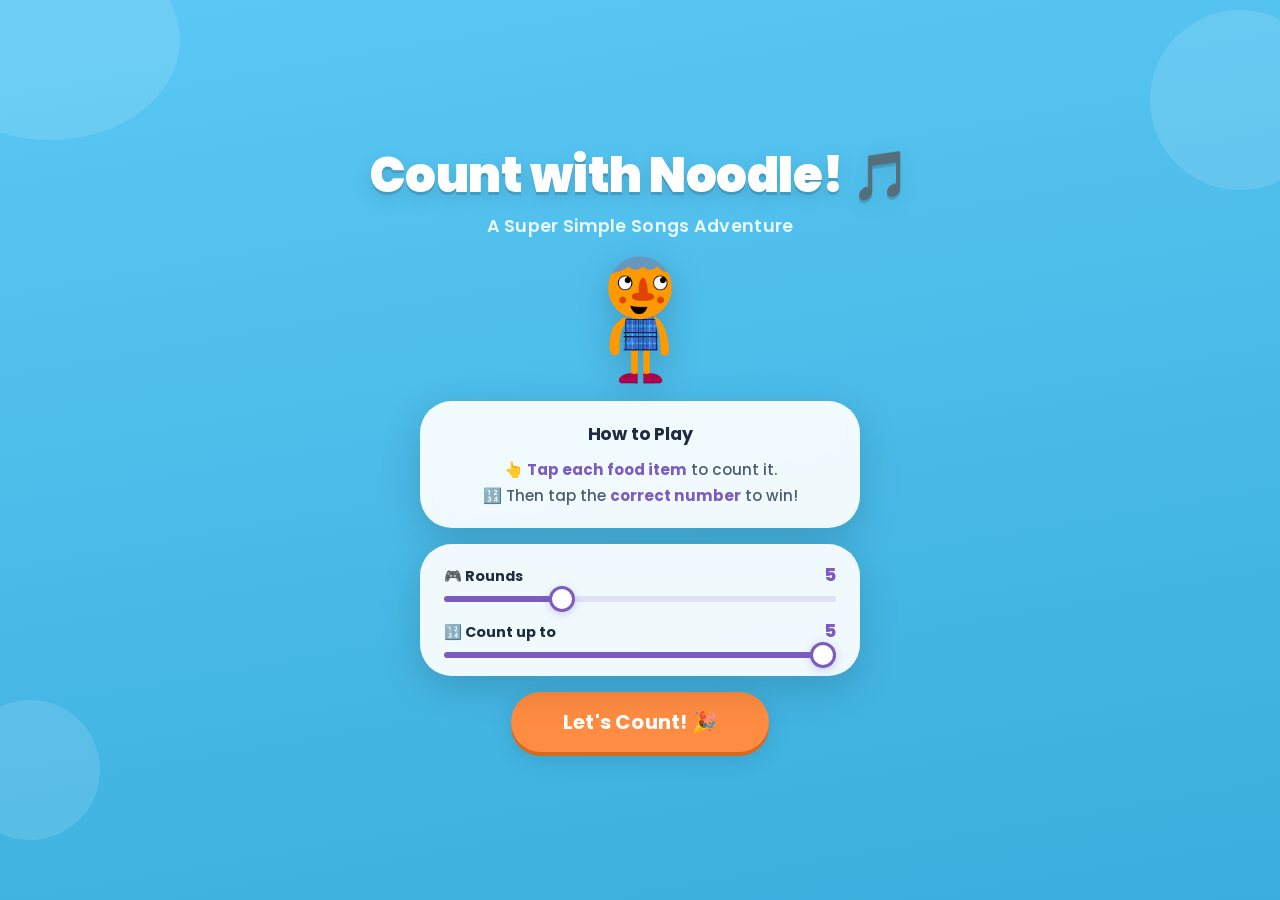
<file: SSS-count/index.html>
<!DOCTYPE html>
<html lang="en">
<head>
<meta charset="UTF-8">
<meta name="viewport" content="width=device-width, initial-scale=1.0, maximum-scale=1.0, user-scalable=no">
<title>Count with Noodle!</title>
<link href="https://fonts.googleapis.com/css2?family=Poppins:wght@500;600;700;800;900&display=swap" rel="stylesheet">
<style>
  /* =============================================
     RESET & BASE
     ============================================= */
  *, *::before, *::after { box-sizing: border-box; margin: 0; padding: 0; }

  :root {
    --sky-top:    #5BC8F5;
    --sky-bot:    #3AAEDC;
    --cream:      #FFFDF7;
    --yellow-hi:  rgba(255, 222, 60, 0.52);
    --yellow-brd: rgba(240, 190, 0, 0.55);
    --accent:     #FF8C42;
    --accent-dk:  #D96A1A;
    --purple:     #7C5CBF;
    --purple-dk:  #5A3E9A;
    --green:      #4CAF82;
    --green-dk:   #2E8A5F;
    --white:      #FFFFFF;
    --dark:       #1E2D3D;
    --mid:        #4A5D72;
    --light-card: rgba(255,255,255,0.92);
    --shadow-sm:  0 2px 8px rgba(0,0,0,0.10);
    --shadow-md:  0 6px 24px rgba(0,0,0,0.12);
    --shadow-lg:  0 12px 40px rgba(0,0,0,0.16);
    --radius-lg:  22px;
    --radius-xl:  32px;
    --font:       'Poppins', sans-serif;
  }

  html, body {
    width: 100%; height: 100%;
    overflow: hidden;
    background: linear-gradient(170deg, var(--sky-top) 0%, var(--sky-bot) 100%);
    font-family: var(--font);
    touch-action: manipulation;
    -webkit-tap-highlight-color: transparent;
    user-select: none;
  }

  /* =============================================
     SUBTLE BACKGROUND SHAPES
     ============================================= */
  .bg-blob {
    position: fixed;
    border-radius: 50%;
    background: rgba(255,255,255,0.12);
    pointer-events: none;
  }
  .bg-blob.b1 { width: 260px; height: 200px; top: -60px; left: -80px; border-radius: 50%; }
  .bg-blob.b2 { width: 180px; height: 180px; top: 10px;  right: -50px; }
  .bg-blob.b3 { width: 140px; height: 140px; bottom: 60px; left: -40px; }

  /* =============================================
     SCREENS
     ============================================= */
  .screen {
    position: absolute; inset: 0;
    display: flex; flex-direction: column;
    align-items: center; justify-content: center;
    transition: opacity 0.35s ease;
    padding: 16px;
  }
  .screen.hidden {
    opacity: 0;
    pointer-events: none;
    visibility: hidden;
  }

  /* Game screen overrides: top-aligned, no padding (handled per-child) */
  #gameScreen {
    justify-content: flex-start;
    align-items: stretch;
    padding: 0;
    padding-top: env(safe-area-inset-top, 0px);
    padding-bottom: env(safe-area-inset-bottom, 0px);
    padding-left: env(safe-area-inset-left, 0px);
    padding-right: env(safe-area-inset-right, 0px);
  }

  /* =============================================
     START SCREEN
     ============================================= */
  #startScreen { gap: 16px; }

  .logo-title {
    font-size: clamp(1.9rem, 6.5vw, 3rem);
    font-weight: 900;
    color: var(--white);
    text-shadow: 0 3px 0 rgba(0,0,0,0.15), 0 6px 20px rgba(0,0,0,0.12);
    letter-spacing: -0.5px;
    text-align: center;
    line-height: 1.15;
  }
  .logo-sub {
    font-size: clamp(0.85rem, 2.8vw, 1.1rem);
    font-weight: 600;
    color: rgba(255,255,255,0.88);
    text-align: center;
    letter-spacing: 0.3px;
    margin-top: -6px;
  }

  .noodle-preview {
    width: clamp(90px, 18vw, 130px);
    height: clamp(90px, 18vw, 130px);
    object-fit: contain;
    filter: drop-shadow(0 8px 16px rgba(0,0,0,0.18));
    animation: bobFloat 3s ease-in-out infinite;
  }
  @keyframes bobFloat {
    0%, 100% { transform: translateY(0px); }
    50%       { transform: translateY(-9px); }
  }

  .start-card {
    background: var(--light-card);
    backdrop-filter: blur(8px);
    border-radius: var(--radius-xl);
    padding: 20px 26px;
    max-width: 440px;
    width: 100%;
    box-shadow: var(--shadow-lg);
  }
  .start-card h2 {
    font-size: clamp(0.95rem, 2.8vw, 1.1rem);
    font-weight: 700;
    color: var(--dark);
    margin-bottom: 10px;
    text-align: center;
    letter-spacing: -0.2px;
  }
  .instructions {
    font-size: clamp(0.82rem, 2.4vw, 0.95rem);
    color: var(--mid);
    line-height: 1.7;
    font-weight: 500;
    text-align: center;
  }
  .instructions strong { color: var(--purple); font-weight: 700; }

  /* Settings block on start screen */
  .settings-block {
    background: var(--light-card);
    backdrop-filter: blur(8px);
    border-radius: var(--radius-xl);
    padding: 18px 24px;
    max-width: 440px;
    width: 100%;
    box-shadow: var(--shadow-lg);
    display: flex;
    flex-direction: column;
    gap: 16px;
  }
  .setting-row {
    display: flex;
    flex-direction: column;
    gap: 8px;
  }
  .setting-header {
    display: flex;
    justify-content: space-between;
    align-items: baseline;
  }
  .setting-label {
    font-size: clamp(0.8rem, 2.4vw, 0.9rem);
    font-weight: 700;
    color: var(--dark);
  }
  .setting-value {
    font-size: clamp(0.95rem, 2.8vw, 1.1rem);
    font-weight: 800;
    color: var(--purple);
    min-width: 28px;
    text-align: right;
  }

  /* Custom range slider */
  input[type="range"] {
    -webkit-appearance: none;
    appearance: none;
    width: 100%;
    height: 6px;
    border-radius: 99px;
    outline: none;
    cursor: pointer;
    /* Track fill handled via JS background */
    background: linear-gradient(to right,
      var(--purple) 0%,
      var(--purple) var(--fill, 50%),
      rgba(124,92,191,0.15) var(--fill, 50%),
      rgba(124,92,191,0.15) 100%
    );
  }
  input[type="range"]::-webkit-slider-thumb {
    -webkit-appearance: none;
    appearance: none;
    width: 26px;
    height: 26px;
    border-radius: 50%;
    background: var(--white);
    border: 3px solid var(--purple);
    box-shadow: 0 2px 8px rgba(124,92,191,0.30);
    cursor: pointer;
    transition: transform 0.1s, box-shadow 0.1s;
  }
  input[type="range"]::-moz-range-thumb {
    width: 26px;
    height: 26px;
    border-radius: 50%;
    background: var(--white);
    border: 3px solid var(--purple);
    box-shadow: 0 2px 8px rgba(124,92,191,0.30);
    cursor: pointer;
    transition: transform 0.1s, box-shadow 0.1s;
  }
  input[type="range"]:active::-webkit-slider-thumb {
    transform: scale(1.18);
    box-shadow: 0 3px 12px rgba(124,92,191,0.40);
  }
  input[type="range"]:active::-moz-range-thumb {
    transform: scale(1.18);
    box-shadow: 0 3px 12px rgba(124,92,191,0.40);
  }

  .btn-start {
    background: var(--accent);
    color: var(--white);
    font-family: var(--font);
    font-size: clamp(1rem, 3.2vw, 1.25rem);
    font-weight: 700;
    letter-spacing: 0.2px;
    border: none;
    border-radius: 50px;
    padding: 15px 52px;
    cursor: pointer;
    box-shadow: 0 4px 0 var(--accent-dk), var(--shadow-md);
    transition: transform 0.12s, box-shadow 0.12s;
    min-height: 54px;
  }
  .btn-start:active {
    transform: translateY(3px);
    box-shadow: 0 1px 0 var(--accent-dk), 0 2px 8px rgba(0,0,0,0.15);
  }

  /* =============================================
     GAME SCREEN
     ============================================= */

  /* Progress bar */
  .progress-row {
    display: flex;
    gap: 8px;
    align-items: center;
    width: 100%;
    flex-shrink: 0;
  }
  .progress-dot {
    width: 16px; height: 16px;
    border-radius: 50%;
    background: rgba(255,255,255,0.30);
    border: 2px solid rgba(255,255,255,0.55);
    transition: background 0.3s, border-color 0.3s, transform 0.3s;
    flex-shrink: 0;
  }
  .progress-dot.done {
    background: #FFD93D;
    border-color: rgba(220,160,0,0.6);
    transform: scale(1.18);
  }
  .progress-label {
    font-size: clamp(0.78rem, 2vw, 0.95rem);
    font-weight: 600;
    color: rgba(255,255,255,0.85);
    margin-left: 4px;
    letter-spacing: 0.1px;
  }

  /* Character + game area row — fills all remaining vertical space */
  .game-row {
    display: flex;
    align-items: stretch;
    gap: 12px;
    width: 100%;
    flex: 1;
    min-height: 0;
  }

  /* Character column — fixed width, full height, centred vertically */
  .char-col {
    display: flex;
    flex-direction: column;
    align-items: center;
    justify-content: flex-end;
    flex-shrink: 0;
    width: clamp(80px, 15vw, 130px);
  }

  /* Thought bubble */
  .thought-bubble {
    background: var(--white);
    border-radius: 16px;
    padding: clamp(6px, 1.5vw, 10px) clamp(8px, 2vw, 14px);
    font-size: clamp(0.7rem, 1.8vw, 1rem);
    font-weight: 600;
    color: var(--dark);
    text-align: center;
    line-height: 1.35;
    box-shadow: var(--shadow-sm);
    position: relative;
    margin-bottom: 10px;
    width: 100%;
  }
  .thought-bubble::after {
    content: '';
    position: absolute;
    bottom: -13px;
    left: 50%;
    transform: translateX(-50%);
    border-left: 9px solid transparent;
    border-right: 9px solid transparent;
    border-top: 13px solid var(--white);
  }
  .thought-bubble .food-name {
    color: var(--purple);
    font-weight: 700;
    display: block;
    margin-top: 2px;
    font-size: 1.1em;
  }

  .noodle-char {
    width: 100%;
    height: auto;
    max-height: clamp(80px, 18vh, 160px);
    object-fit: contain;
    filter: drop-shadow(0 4px 10px rgba(0,0,0,0.18));
  }

  /* Counting box — takes all remaining width, full height of game-row */
  .count-box {
    flex: 1;
    min-width: 0;
    min-height: 0;
    background: var(--cream);
    border-radius: var(--radius-lg);
    box-shadow: var(--shadow-md), inset 0 1px 0 rgba(255,255,255,0.9);
    position: relative;
    overflow: hidden;
    border: 1.5px solid rgba(255,255,255,0.7);
  }

  /* Food items inside box */
  .food-item {
    position: absolute;
    display: flex; align-items: center; justify-content: center;
    cursor: pointer;
    border-radius: 50%;
  }
  .food-item .food-emoji {
    font-size: inherit;
    line-height: 1;
    pointer-events: none;
    position: relative; z-index: 1;
    display: block;
  }

  /* Yellow highlight circle — hidden until tapped */
  .food-item .tap-glow {
    position: absolute;
    inset: -8px;
    border-radius: 50%;
    background: var(--yellow-hi);
    border: 2.5px solid var(--yellow-brd);
    opacity: 0;
    transition: opacity 0.18s ease;
    pointer-events: none;
    z-index: 0;
  }
  .food-item.tapped .tap-glow { opacity: 1; }
  .food-item.tapped {
    cursor: default;
    pointer-events: none;
  }

  /* Number answer buttons — full width, generous height */
  .number-row {
    display: flex;
    gap: clamp(10px, 3vw, 20px);
    justify-content: center;
    width: 100%;
    flex-shrink: 0;
  }
  .num-btn {
    flex: 1;
    height: clamp(68px, 11vh, 96px);
    background: var(--white);
    color: var(--purple);
    font-family: var(--font);
    font-size: clamp(1.5rem, 4.5vw, 2.4rem);
    font-weight: 800;
    border: 2px solid rgba(124, 92, 191, 0.18);
    border-radius: 18px;
    cursor: pointer;
    box-shadow: 0 4px 0 rgba(124,92,191,0.22), var(--shadow-sm);
    transition: transform 0.1s, box-shadow 0.1s, background 0.15s;
    opacity: 0;
    pointer-events: none;
  }
  .num-btn.visible {
    opacity: 1;
    pointer-events: auto;
    transition: opacity 0.2s ease;
  }
  .num-btn:active {
    transform: translateY(2px);
    box-shadow: 0 1px 0 rgba(124,92,191,0.22), 0 2px 6px rgba(0,0,0,0.08);
  }
  /* Correct — briefly turns green */
  .num-btn.correct {
    background: var(--green);
    color: var(--white);
    border-color: transparent;
    box-shadow: 0 3px 0 var(--green-dk), var(--shadow-sm);
  }
  /* Wrong — just a subtle shake, no color change */
  @keyframes gentleShake {
    0%, 100% { transform: translateX(0); }
    25%       { transform: translateX(-5px); }
    75%       { transform: translateX(5px); }
  }
  .num-btn.wrong {
    animation: gentleShake 0.32s ease;
  }

  /* =============================================
     WIN SCREEN
     ============================================= */
  #winScreen { gap: 18px; }

  .win-title {
    font-size: clamp(1.9rem, 6.5vw, 3rem);
    font-weight: 900;
    color: var(--white);
    text-shadow: 0 3px 0 rgba(0,0,0,0.14), 0 8px 24px rgba(0,0,0,0.12);
    text-align: center;
    line-height: 1.2;
    letter-spacing: -0.3px;
  }
  .win-stars {
    font-size: clamp(2rem, 7vw, 3rem);
    letter-spacing: 6px;
  }
  .win-noodle {
    width: clamp(100px, 22vw, 150px);
    object-fit: contain;
    filter: drop-shadow(0 10px 20px rgba(0,0,0,0.2));
    animation: winPop 0.6s cubic-bezier(0.34,1.56,0.64,1) both;
  }
  @keyframes winPop {
    from { transform: scale(0.5); opacity: 0; }
    to   { transform: scale(1);   opacity: 1; }
  }
  .win-card {
    background: var(--light-card);
    border-radius: var(--radius-xl);
    padding: 18px 28px;
    max-width: 380px;
    width: 100%;
    box-shadow: var(--shadow-lg);
    text-align: center;
  }
  .win-msg {
    font-size: clamp(0.95rem, 2.8vw, 1.1rem);
    font-weight: 600;
    color: var(--dark);
    line-height: 1.55;
  }
  .btn-play-again {
    background: var(--green);
    color: var(--white);
    font-family: var(--font);
    font-size: clamp(1rem, 3.2vw, 1.25rem);
    font-weight: 700;
    letter-spacing: 0.2px;
    border: none;
    border-radius: 50px;
    padding: 15px 46px;
    cursor: pointer;
    box-shadow: 0 4px 0 var(--green-dk), var(--shadow-md);
    transition: transform 0.12s, box-shadow 0.12s;
    min-height: 54px;
  }
  .btn-play-again:active {
    transform: translateY(3px);
    box-shadow: 0 1px 0 var(--green-dk), 0 2px 8px rgba(0,0,0,0.15);
  }

  /* Confetti */
  .confetti-piece {
    position: fixed;
    opacity: 0;
    pointer-events: none;
    animation: confettiFall linear forwards;
    z-index: 100;
    border-radius: 2px;
  }
  @keyframes confettiFall {
    0%   { transform: translateY(-20px) rotate(0deg);    opacity: 0.9; }
    100% { transform: translateY(105vh) rotate(540deg);  opacity: 0; }
  }
</style>
</head>
<body>

<!-- Subtle background blobs -->
<div class="bg-blob b1"></div>
<div class="bg-blob b2"></div>
<div class="bg-blob b3"></div>

<!-- ==============================
     START SCREEN
     ============================== -->
<div id="startScreen" class="screen">
  <div class="logo-title">Count with Noodle! 🎵</div>
  <div class="logo-sub">A Super Simple Songs Adventure</div>

  <img src="assets/Noodle.png" alt="Noodle" class="noodle-preview"
       onerror="this.style.display='none';this.insertAdjacentHTML('afterend','<div style=\'font-size:5rem;line-height:1;filter:drop-shadow(0 8px 16px rgba(0,0,0,0.2))\'>🐛</div>')">

  <div class="start-card">
    <h2>How to Play</h2>
    <p class="instructions">
      👆 <strong>Tap each food item</strong> to count it.<br>
      🔢 Then tap the <strong>correct number</strong> to win!
    </p>
  </div>

  <!-- Settings -->
  <div class="settings-block">

    <!-- Rounds -->
    <div class="setting-row">
      <div class="setting-header">
        <span class="setting-label">🎮 Rounds</span>
        <span class="setting-value" id="roundsVal">5</span>
      </div>
      <input type="range" id="settingRounds" min="3" max="10" value="5"
             oninput="updateSlider(this, 'roundsVal', 3, 10)">
    </div>

    <!-- Max quantity -->
    <div class="setting-row">
      <div class="setting-header">
        <span class="setting-label">🔢 Count up to</span>
        <span class="setting-value" id="qtyVal">5</span>
      </div>
      <input type="range" id="settingQty" min="1" max="5" value="5"
             oninput="updateSlider(this, 'qtyVal', 1, 5)">
    </div>

  </div>

  <button class="btn-start" onclick="startGame()">Let's Count! 🎉</button>
</div>

<!-- ==============================
     GAME SCREEN
     ============================== -->
<div id="gameScreen" class="screen hidden">

  <!-- Progress dots -->
  <div class="progress-row" id="progressRow" style="padding: 12px 44px 0; align-self: stretch; box-sizing: border-box;">
    <!-- Built by JS -->
  </div>

  <!-- Character + count box -->
  <div class="game-row" style="padding: 8px 44px 8px;">

    <div class="char-col">
      <div class="thought-bubble" id="thoughtBubble">
        Count all the
        <span class="food-name" id="foodName"></span>
      </div>
      <img src="assets/Noodle.png" alt="Noodle" class="noodle-char"
           onerror="this.style.display='none';this.insertAdjacentHTML('afterend','<div style=\'font-size:3.5rem;line-height:1;margin-top:4px\'>🐛</div>')">
    </div>

    <div class="count-box" id="countBox"></div>
  </div>

  <!-- Number answer buttons -->
  <div class="number-row" id="numberRow" style="padding: 0 44px 32px; align-self: stretch; box-sizing: border-box;"></div>
</div>

<!-- ==============================
     WIN SCREEN
     ============================== -->
<div id="winScreen" class="screen hidden">
  <div class="win-title">Amazing Job! 🎉</div>
  <div class="win-stars">⭐⭐⭐⭐⭐</div>
  <img src="assets/Noodle.png" alt="Noodle" class="win-noodle"
       onerror="this.style.display='none';this.insertAdjacentHTML('afterend','<div style=\'font-size:5rem;line-height:1\'>🐛</div>')">
  <div class="win-card">
    <p class="win-msg" id="winMsg">You counted all 5 rounds!<br>Noodle is SO proud of you! 🌈</p>
  </div>
  <button class="btn-play-again" onclick="showScreen('startScreen')">Play Again! 🎵</button>
</div>

<script>
/* ================================================
   GAME DATA — food items with emoji
   ================================================ */
const FOODS = [
  { name: 'apples',       emoji: '🍎' },
  { name: 'bananas',      emoji: '🍌' },
  { name: 'strawberries', emoji: '🍓' },
  { name: 'oranges',      emoji: '🍊' },
  { name: 'grapes',       emoji: '🍇' },
  { name: 'lemons',       emoji: '🍋' },
  { name: 'watermelons',  emoji: '🍉' },

  { name: 'pineapples',   emoji: '🍍' },
  { name: 'peaches',      emoji: '🍑' },
  { name: 'cupcakes',     emoji: '🧁' },
  { name: 'pizzas',       emoji: '🍕' },
  { name: 'tacos',        emoji: '🌮' },
];

// These are set from the start screen settings before each game
let TOTAL_ROUNDS  = 5;   // 3–10, chosen by player
let MAX_QUANTITY  = 5;   // 1–5, chosen by player

/* ================================================
   AUDIO — Web Audio API for sound effects
   ================================================ */
let audioCtx = null;

function getCtx() {
  if (!audioCtx) audioCtx = new (window.AudioContext || window.webkitAudioContext)();
  return audioCtx;
}

/* Short pleasant tap tone when counting an item */
function playTap() {
  try {
    const ctx = getCtx();
    const osc = ctx.createOscillator();
    const gain = ctx.createGain();
    osc.connect(gain); gain.connect(ctx.destination);
    osc.type = 'sine';
    osc.frequency.setValueAtTime(700, ctx.currentTime);
    osc.frequency.exponentialRampToValueAtTime(900, ctx.currentTime + 0.06);
    gain.gain.setValueAtTime(0.18, ctx.currentTime);
    gain.gain.exponentialRampToValueAtTime(0.001, ctx.currentTime + 0.12);
    osc.start(ctx.currentTime);
    osc.stop(ctx.currentTime + 0.14);
  } catch(e) {}
}

/* Pleasant C–E–G chime for correct answer */
function playCorrect() {
  try {
    const ctx = getCtx();
    [523.25, 659.25, 783.99].forEach((freq, i) => {
      const osc = ctx.createOscillator();
      const gain = ctx.createGain();
      osc.connect(gain); gain.connect(ctx.destination);
      osc.type = 'sine';
      osc.frequency.value = freq;
      const t = ctx.currentTime + i * 0.11;
      gain.gain.setValueAtTime(0, t);
      gain.gain.linearRampToValueAtTime(0.25, t + 0.02);
      gain.gain.exponentialRampToValueAtTime(0.001, t + 0.32);
      osc.start(t);
      osc.stop(t + 0.34);
    });
  } catch(e) {}
}

/* Win tune: SSS.mp3, with Web Audio fanfare fallback */
let winAudio = null;
function playWinTune() {
  try {
    if (!winAudio) {
      winAudio = new Audio('assets/SSS.mp3');
      winAudio.volume = 0.85;
    }
    winAudio.currentTime = 0;
    winAudio.play().catch(() => playFanfare());
  } catch(e) { playFanfare(); }
}

function playFanfare() {
  try {
    const ctx = getCtx();
    const notes = [
      { f: 523.25, t: 0,    d: 0.18 },
      { f: 659.25, t: 0.14, d: 0.18 },
      { f: 783.99, t: 0.28, d: 0.18 },
      { f: 1046.5, t: 0.42, d: 0.42 },
      { f: 783.99, t: 0.60, d: 0.14 },
      { f: 1046.5, t: 0.72, d: 0.60 },
    ];
    notes.forEach(({ f, t, d }) => {
      const osc = ctx.createOscillator();
      const gain = ctx.createGain();
      osc.connect(gain); gain.connect(ctx.destination);
      osc.type = 'triangle';
      osc.frequency.value = f;
      const start = ctx.currentTime + t;
      gain.gain.setValueAtTime(0, start);
      gain.gain.linearRampToValueAtTime(0.28, start + 0.03);
      gain.gain.exponentialRampToValueAtTime(0.001, start + d);
      osc.start(start);
      osc.stop(start + d + 0.05);
    });
  } catch(e) {}
}

/* ================================================
   GAME STATE
   ================================================ */
let currentRound    = 0;
let correctCount    = 0;   // how many items this round
let tappedCount     = 0;   // how many the player has tapped
let answering       = false;  // true once number buttons are visible
let isTransitioning = false;  // locked during round change

/* ================================================
   LAYOUT — random non-overlapping positions
   ================================================ */
/**
 * Place n circles of radius itemRadius inside a box of boxW × boxH,
 * with at least minGap pixels between each circle edge.
 * Returns array of { x, y } centre points.
 */
function layoutItems(n, boxW, boxH, itemRadius, minGap) {
  const pad     = itemRadius + 12;
  const minDist = (itemRadius * 2) + minGap;
  const placed  = [];
  let attempts  = 0;

  while (placed.length < n && attempts < 3000) {
    attempts++;
    const x = pad + Math.random() * (boxW - pad * 2);
    const y = pad + Math.random() * (boxH - pad * 2);
    let ok = true;
    for (const p of placed) {
      const dx = p.x - x, dy = p.y - y;
      if (Math.sqrt(dx * dx + dy * dy) < minDist) { ok = false; break; }
    }
    if (ok) placed.push({ x, y });
  }
  return placed;
}

/* ================================================
   SCREEN MANAGEMENT
   ================================================ */
function showScreen(id) {
  document.querySelectorAll('.screen').forEach(s => s.classList.add('hidden'));
  document.getElementById(id).classList.remove('hidden');
  // Reset transition lock whenever we leave the game
  if (id === 'startScreen') {
    isTransitioning = false;
    answering = false;
    // Remove any lingering confetti that could block taps
    document.querySelectorAll('.confetti-piece').forEach(el => el.remove());
  }
}

/* ================================================
   GAME FLOW
   ================================================ */
/* Update slider fill and displayed value */
function updateSlider(input, labelId, min, max) {
  const val  = parseInt(input.value);
  const pct  = ((val - min) / (max - min)) * 100;
  input.style.setProperty('--fill', pct + '%');
  document.getElementById(labelId).textContent = val;
}

/* Initialise slider fills on page load */
function initSliders() {
  const rounds = document.getElementById('settingRounds');
  const qty    = document.getElementById('settingQty');
  updateSlider(rounds, 'roundsVal', 3, 10);
  updateSlider(qty,    'qtyVal',    1, 5);
}

function startGame() {
  // Read player's chosen settings
  TOTAL_ROUNDS = parseInt(document.getElementById('settingRounds').value);
  MAX_QUANTITY = parseInt(document.getElementById('settingQty').value);

  currentRound    = 0;
  isTransitioning = false;
  showScreen('gameScreen');
  buildProgressDots();
  nextRound();
}

/* Build the five progress indicator dots */
function buildProgressDots() {
  const row = document.getElementById('progressRow');
  row.innerHTML = '';
  for (let i = 0; i < TOTAL_ROUNDS; i++) {
    const dot = document.createElement('div');
    dot.className = 'progress-dot';
    dot.id = 'dot' + i;
    row.appendChild(dot);
  }
  const lbl = document.createElement('span');
  lbl.className = 'progress-label';
  lbl.id = 'progressLabel';
  row.appendChild(lbl);
}

/* Refresh dot colours and the round label */
function updateProgress() {
  for (let i = 0; i < TOTAL_ROUNDS; i++) {
    const dot = document.getElementById('dot' + i);
    if (dot) dot.classList.toggle('done', i < currentRound);
  }
  const lbl = document.getElementById('progressLabel');
  if (lbl) lbl.textContent = `Round ${Math.min(currentRound + 1, TOTAL_ROUNDS)} of ${TOTAL_ROUNDS}`;

}

/* Set up one new round */
function nextRound() {
  if (isTransitioning) return;
  if (currentRound >= TOTAL_ROUNDS) { endGame(); return; }

  tappedCount = 0;
  answering   = false;
  updateProgress();

  // Pick a random food and a quantity 1–MAX_QUANTITY
  const food   = FOODS[Math.floor(Math.random() * FOODS.length)];
  correctCount = 1 + Math.floor(Math.random() * MAX_QUANTITY);

  // Update Noodle's thought bubble
  document.getElementById('foodName').textContent = food.emoji + ' ' + food.name;

  // Populate the counting box and prepare number buttons
  buildCountBox(food, correctCount);
  buildNumberButtons(correctCount);
}

/* Create and place food emoji items inside the count box */
function buildCountBox(food, n) {
  const box = document.getElementById('countBox');
  box.innerHTML = '';

  // Wait one animation frame so the box has its rendered dimensions
  requestAnimationFrame(() => {
    const w = box.clientWidth;
    const h = box.clientHeight;

    // Size each item relative to the box and quantity
    const baseSize = Math.min(w, h) / (n <= 2 ? 3.0 : n <= 3 ? 3.6 : 4.4);
    const itemSize = Math.max(50, Math.min(baseSize, 86));   // clamp 50–86 px
    const itemRadius = itemSize / 2;

    const positions = layoutItems(n, w, h, itemRadius, 16);

    positions.forEach(pos => {
      const item = document.createElement('div');
      item.className = 'food-item';
      item.style.cssText = `
        width:     ${itemSize}px;
        height:    ${itemSize}px;
        font-size: ${itemSize * 0.72}px;
        left:      ${pos.x - itemRadius}px;
        top:       ${pos.y - itemRadius}px;
      `;

      // Yellow glow circle (shown on tap)
      const glow = document.createElement('div');
      glow.className = 'tap-glow';

      // Emoji
      const emoji = document.createElement('div');
      emoji.className = 'food-emoji';
      emoji.textContent = food.emoji;

      item.appendChild(glow);   // behind emoji
      item.appendChild(emoji);

      item.addEventListener('pointerdown', () => tapItem(item));
      box.appendChild(item);
    });
  });
}

/* Player taps a food item */
function tapItem(item) {
  if (item.classList.contains('tapped') || answering) return;

  playTap();
  item.classList.add('tapped');   // reveals yellow glow via CSS transition
  tappedCount++;

  // Once all items are tapped, reveal the number buttons
  if (tappedCount >= correctCount) {
    showNumberButtons();
  }
}

/* Build hidden number buttons 1–MAX_QUANTITY */
function buildNumberButtons(answer) {
  const row = document.getElementById('numberRow');
  row.innerHTML = '';

  for (let i = 1; i <= MAX_QUANTITY; i++) {
    const btn = document.createElement('button');
    btn.className = 'num-btn';
    btn.textContent = i;
    btn.dataset.val = i;
    btn.addEventListener('pointerdown', () => checkAnswer(btn, i, answer));
    row.appendChild(btn);
  }
}

/* Make all five number buttons appear simultaneously */
function showNumberButtons() {
  answering = true;
  document.querySelectorAll('.num-btn').forEach(btn => {
    btn.classList.add('visible');
  });
}

/* Player taps a number button */
function checkAnswer(btn, chosen, correct) {
  if (!answering) return;

  if (chosen === correct) {
    // ✅ Correct
    answering = false;
    playCorrect();

    // Brief green highlight on the correct button
    btn.classList.add('correct');

    currentRound++;
    updateProgress();

    isTransitioning = true;
    setTimeout(() => {
      isTransitioning = false;
      if (currentRound >= TOTAL_ROUNDS) {
        endGame();
      } else {
        nextRound();
      }
    }, 850);

  } else {
    // ❌ Wrong — gentle shake only, no colour change, no sound
    btn.classList.remove('wrong');
    void btn.offsetWidth;          // force reflow to restart animation
    btn.classList.add('wrong');
    btn.addEventListener('animationend', () => btn.classList.remove('wrong'), { once: true });
  }
}

/* All rounds done */
function endGame() {
  const msg = document.getElementById('winMsg');
  if (msg) msg.innerHTML = `You counted all ${TOTAL_ROUNDS} rounds!<br>Noodle is SO proud of you! 🌈`;
  playWinTune();
  spawnConfetti();
  showScreen('winScreen');
}

/* ================================================
   CONFETTI — gentle, not overwhelming
   ================================================ */
function spawnConfetti() {
  const colors = ['#FFD93D','#FF8C42','#6BCB77','#4EC9F0','#9B5DE5','#FF9EC4','#FFFFFF'];
  for (let i = 0; i < 55; i++) {
    setTimeout(() => {
      const el = document.createElement('div');
      el.className = 'confetti-piece';
      const size = 7 + Math.random() * 7;
      el.style.cssText = `
        left: ${Math.random() * 100}vw;
        top: -16px;
        width: ${size}px;
        height: ${size * (1.2 + Math.random())}px;
        background: ${colors[Math.floor(Math.random() * colors.length)]};
        border-radius: ${Math.random() > 0.5 ? '50%' : '2px'};
        animation-duration: ${2 + Math.random() * 2}s;
      `;
      document.body.appendChild(el);
      setTimeout(() => el.remove(), 4200);
    }, i * 40);
  }
}

/* ================================================
   KEYBOARD SUPPORT  (1–5 to answer; Enter to start)
   ================================================ */
document.addEventListener('keydown', e => {
  const n = parseInt(e.key);
  if (n >= 1 && n <= 5 && answering) {
    const btn = document.querySelector(`.num-btn[data-val="${n}"]`);
    if (btn) checkAnswer(btn, n, correctCount);
  }
  if (e.key === 'Enter') {
    const ss = document.getElementById('startScreen');
    if (!ss.classList.contains('hidden')) startGame();
  }
});

/* Unlock AudioContext on first interaction */
document.addEventListener('pointerdown', () => { if (!audioCtx) getCtx(); }, { once: true });

/* Initialise slider track fills once DOM is ready */
document.addEventListener('DOMContentLoaded', initSliders);
</script>
</body>
</html>
</file>
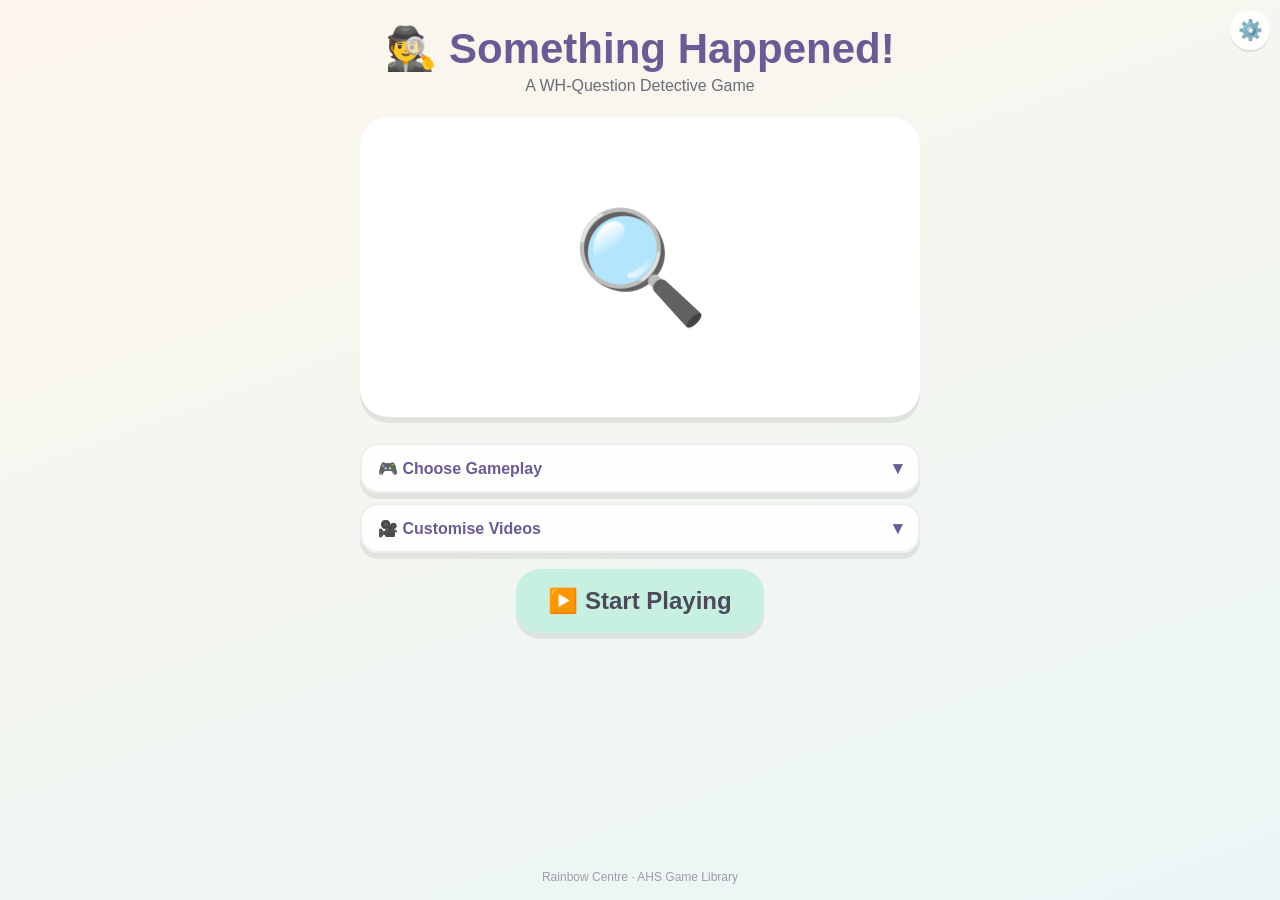
<file: wh-detective/index.html>
<!DOCTYPE html>
<html lang="en">
<head>
<meta charset="UTF-8">
<meta name="viewport" content="width=device-width, initial-scale=1.0, maximum-scale=1.0, user-scalable=no">
<title>Something Happened! WH-Detective</title>
<style>
  :root{
    --bg1:#fdf6ec; --bg2:#eaf6f6; --pink:#ffc9de; --peach:#ffd9b3; --mint:#c8f0e0;
    --sky:#c9e8fb; --lav:#e3d3f7; --sun:#fff2b8; --ink:#4a4a5a; --green:#8fd6a8;
    --fs-xs:12px; --fs-sm:14px; --fs-md:16px; --fs-lg:clamp(18px,3vw,24px);
    --red:#ff9e9e; --grey:#d9d9e3; --shadow:0 6px 0 rgba(0,0,0,0.08);
  }
  *{box-sizing:border-box; -webkit-tap-highlight-color:transparent; user-select:none;}
  html,body{margin:0;padding:0;height:100%;overflow:hidden;
    font-family:-apple-system, "Segoe UI Rounded", "Segoe UI", Verdana, sans-serif;
    background:linear-gradient(160deg, var(--bg1), var(--bg2));
    color:var(--ink); touch-action:manipulation;}
  #app{position:relative; width:100%; height:100%; overflow:hidden;}
  .screen{position:absolute; inset:0; display:none; flex-direction:column;
    align-items:center; justify-content:flex-start; padding:16px; overflow-y:auto;}
  .screen.active{display:flex;}
  h1{font-size:clamp(24px,5vw,42px); margin:8px 0 4px; text-align:center; color:#6b5b95;}
  h2{font-size:var(--fs-lg); margin:6px 0; text-align:center;}
  p.sub{font-size:var(--fs-md); text-align:center; margin:0 0 12px; opacity:.8;}
  .bigBtn{
    font-size:var(--fs-lg); font-weight:700; border:none; border-radius:24px;
    padding:18px 32px; margin:8px; cursor:pointer; box-shadow:var(--shadow);
    transition:transform .08s ease; min-width:140px; color:var(--ink);
  }
  .bigBtn:active{transform:translateY(5px); box-shadow:0 1px 0 rgba(0,0,0,0.08);}
  .btn-pink{background:var(--pink);} .btn-peach{background:var(--peach);}
  .btn-mint{background:var(--mint);} .btn-sky{background:var(--sky);}
  .btn-lav{background:var(--lav);} .btn-sun{background:var(--sun);}
  .btn-grey{background:var(--grey);}
  .row{display:flex; flex-wrap:wrap; justify-content:center; align-items:center;}
  .card{background:#fffdfa; border-radius:28px; box-shadow:var(--shadow);
    padding:20px; margin:10px; max-width:640px; width:100%;}
  /* Floating emoji buttons, top right: home (left) and settings gear / close X (right) */
  #floatBtns{position:absolute; top:10px; right:10px; z-index:50; display:flex; gap:8px; align-items:center;}
  .floatBtn{width:40px; height:40px; border-radius:50%; border:none; font-size:20px; line-height:1; padding:0;
    background:rgba(255,255,255,0.85); box-shadow:0 2px 0 rgba(0,0,0,0.1); cursor:pointer; color:var(--ink);}
  .floatBtn:active{transform:translateY(2px);}
  #homeBtn{display:none;}
  .stage{width:100%; max-width:560px; height:min(38vh,300px); background:#fff;
    border-radius:28px; box-shadow:var(--shadow); position:relative; overflow:hidden;
    display:flex; align-items:center; justify-content:center; margin:10px 0;}
  .sceneEmoji{font-size:clamp(60px,12vw,110px); position:relative;
    width:100%; height:100%; display:flex; align-items:center; justify-content:center;}
  .sceneEmoji svg{width:clamp(90px,22vw,180px); height:clamp(90px,22vw,180px);}
  .sceneEmoji img, .sceneEmoji video{max-width:92%; max-height:92%; border-radius:18px; object-fit:contain;
    width:auto; height:auto; background:#111;}
  .videoWrap{position:relative; width:92%; height:92%; display:flex; align-items:center; justify-content:center;}
  .videoWrap video{width:100%; height:100%; border-radius:18px; object-fit:contain; background:#111;}
  .videoWrap iframe{width:100%; height:100%; border:0; border-radius:18px; background:#111;}
  .tapToPlay{position:absolute; inset:0; display:flex; align-items:center; justify-content:center;
    background:rgba(0,0,0,0.25); border-radius:18px; cursor:pointer;}
  .tapToPlay .playIcon{width:64px; height:64px; border-radius:50%; background:rgba(255,255,255,0.9);
    display:flex; align-items:center; justify-content:center; font-size:28px; box-shadow:var(--shadow);}
  .fsBtn{position:absolute; top:8px; right:8px; width:38px; height:38px; border:none; border-radius:10px;
    background:rgba(255,255,255,0.85); font-size:18px; cursor:pointer; box-shadow:var(--shadow); z-index:5;
    display:flex; align-items:center; justify-content:center;}
  .fsBtn:active{transform:translateY(2px);}
  .videoErrorNote{position:absolute; bottom:6px; left:6px; right:6px; background:rgba(255,255,255,0.92);
    border-radius:10px; padding:4px 8px; font-size:var(--fs-xs); text-align:center; color:#b91c1c; font-weight:700;}
  .mediaWarning{font-size:var(--fs-xs); color:#b91c1c; font-weight:700; margin-top:2px;}
  .previewBtn{margin-left:auto;}
  .previewSlot:empty{display:none;}
  .choiceIcon{display:inline-flex; align-items:center; justify-content:center; margin-bottom:6px;}
  .choiceIcon svg{width:clamp(40px,7vw,64px); height:clamp(40px,7vw,64px);}
  .choiceIcon img{width:clamp(44px,8vw,70px); height:clamp(44px,8vw,70px); object-fit:cover; border-radius:12px;}
  .speechBubble{background:#fff; border-radius:22px; padding:14px 22px; box-shadow:var(--shadow);
    font-size:var(--fs-lg); text-align:center; max-width:560px; margin:6px 0 14px; font-weight:700;}
  .choiceGrid{display:grid; grid-template-columns:repeat(auto-fit,minmax(240px,1fr));
    gap:14px; width:100%; max-width:640px; margin-top:6px;}
  .whChoice{font-size:clamp(16px,2.4vw,20px); font-weight:800; border:none; border-radius:22px;
    padding:18px 16px; box-shadow:var(--shadow); cursor:pointer; transition:transform .08s ease;
    display:flex; flex-direction:column; align-items:center; justify-content:center; gap:8px;
    min-height:110px; text-align:center; line-height:1.28;}
  .whChoice{line-height:1.3;}
  .whChoice:active{transform:translateY(5px); box-shadow:0 1px 0 rgba(0,0,0,0.08);}
  .whChoice.correctGlow{animation:glow 1.1s infinite;}
  @keyframes glow{0%,100%{box-shadow:var(--shadow), 0 0 0 0 rgba(255,214,102,0);}
    50%{box-shadow:var(--shadow), 0 0 22px 8px rgba(255,214,102,0.9);}}
  .revealPanel{background:#fff; border-radius:26px; padding:18px 22px; box-shadow:var(--shadow);
    text-align:center; max-width:560px; margin-top:10px;}
  .revealPanel .emoji{font-size:56px;}
  .progressBar{width:100%; max-width:500px; height:16px; background:#eee; border-radius:10px;
    overflow:hidden; margin:6px 0 14px;}
  .progressFill{height:100%; background:linear-gradient(90deg,#ffc9de,#c8f0e0); width:0%;
    transition:width .4s ease;}
  .menuStack{width:100%; max-width:560px; display:flex; flex-direction:column; gap:10px; margin:16px 0 8px;}
  details.menu{background:rgba(255,255,255,.9); border:2px solid #eee; border-radius:18px; box-shadow:var(--shadow);}
  details.menu > summary{cursor:pointer; font-weight:800; font-size:var(--fs-md); color:#6b5b95; padding:12px 16px;
    list-style:none; display:flex; align-items:center; justify-content:space-between; user-select:none;}
  details.menu > summary::-webkit-details-marker{display:none;}
  details.menu > summary::after{content:'▾'; font-size:18px; transition:transform .2s;}
  details.menu[open] > summary::after{transform:rotate(180deg);}
  details.menu .menuBody{padding:2px 14px 14px; display:flex; flex-direction:column; align-items:center;}
  .settingsGrid{display:flex; flex-direction:column; gap:10px; width:100%; max-width:520px;}
  .settingsRow{display:flex; align-items:center; justify-content:space-between; gap:10px;
    background:#fff; border-radius:18px; padding:10px 16px; box-shadow:var(--shadow); flex-wrap:wrap;}
  .settingsRow label{font-weight:700; font-size:var(--fs-md);}
  .settingsRow .opts{display:flex; gap:6px; flex-wrap:wrap;}
  .miniBtn{border:none; border-radius:14px; padding:8px 14px; font-weight:700; cursor:pointer;
    background:var(--grey); font-size:var(--fs-sm);}
  .miniBtn.on{background:var(--green); color:#fff;}
  .levelChecks{display:flex; flex-wrap:wrap; gap:8px; justify-content:center;}
  .levelChk{display:flex; align-items:center; gap:6px; background:#fff; border-radius:16px;
    padding:8px 12px; box-shadow:var(--shadow); font-weight:700; font-size:var(--fs-sm); cursor:pointer;}
  .levelChk input{width:18px;height:18px;}
  #confettiCanvas{position:absolute; inset:0; pointer-events:none; z-index:60;}
  .tokenTray{display:flex; flex-wrap:wrap; justify-content:center; gap:8px; margin-top:8px; max-width:560px;}
  .token{background:#fff; border-radius:14px; padding:10px 14px; font-weight:700; font-size:var(--fs-md);
    box-shadow:var(--shadow); cursor:pointer;}
  .token.used{opacity:.25; pointer-events:none;}
  .sentenceStrip{min-height:56px; width:100%; max-width:560px; background:#fff; border-radius:16px;
    box-shadow:var(--shadow); display:flex; align-items:center; flex-wrap:wrap; gap:6px;
    padding:8px 12px; margin-top:10px; font-weight:700; font-size:var(--fs-lg);}
  .starRow{font-size:34px; letter-spacing:6px;}
  footer.tiny{font-size:var(--fs-xs); opacity:.5; margin-top:auto; padding-top:10px; text-align:center;}
  .mediaManager{display:flex; flex-direction:column; gap:10px; width:100%; max-width:520px;}
  .mediaRow.mediaCard{display:flex; flex-direction:column; align-items:stretch; gap:8px;
    background:#fff; border-radius:18px; padding:12px 14px; box-shadow:var(--shadow);}
  .mediaTopLine{display:flex; align-items:center; gap:12px;}
  .mediaThumb{width:54px; height:54px; border-radius:12px; background:#f5f5f5; display:flex;
    align-items:center; justify-content:center; overflow:hidden; flex-shrink:0;}
  .mediaThumb svg{width:80%; height:80%;} .mediaThumb img{width:100%; height:100%; object-fit:cover;}
  .mediaTopLine .status{font-size:var(--fs-xs); opacity:.65;}
  .mediaFields{display:flex; flex-direction:column; gap:6px;}
  .mediaField{display:flex; align-items:center; gap:8px;}
  .mediaFieldLabel{font-size:var(--fs-xs); font-weight:700; opacity:.7; width:60px; flex-shrink:0;}
  .mediaFieldInput{flex:1; border:2px solid #eee; border-radius:12px; padding:7px 10px;
    font-size:var(--fs-md); font-family:inherit;}
  .mediaActions{display:flex; gap:6px; flex-wrap:wrap; align-items:center;}
  .mediaActions .mediaField{flex:1 1 100%;}

  /* ===== Game screen layout ===== */
  /* Portrait: wrappers are transparent, so the original stacked layout is unchanged */
  .gameLayout, .gameMedia, .gameSide{display:contents;}

  /* Landscape: video fixed on the left, question + answers on the right */
  @media (orientation:landscape){
    #screen-game{overflow:hidden; padding:12px 16px;}
    #screen-game .progressBar{margin:2px 0 10px; flex-shrink:0;}
    #screen-game .gameLayout{display:flex; flex-direction:row; gap:16px; width:100%;
      flex:1; min-height:0; align-items:stretch;}
    #screen-game .gameMedia{display:flex; flex:1.25; min-width:0; align-items:center; justify-content:center;}
    #screen-game .stage{max-width:none; height:100%; margin:0;}
    #screen-game .gameSide{display:flex; flex-direction:column; flex:1; min-width:0;
      overflow-y:auto; align-items:center; justify-content:center; justify-content:safe center;
      padding:8px 4px 8px 0;}
    #screen-game .speechBubble{max-width:100%; width:100%; margin:0 0 10px;}
    #screen-game .choiceGrid{grid-template-columns:repeat(auto-fit,minmax(150px,1fr)); gap:10px; max-width:100%;}
    #screen-game .whChoice{min-height:78px; padding:10px 10px; gap:4px;}
    #screen-game .choiceIcon{margin-bottom:2px;}
    #screen-game .choiceIcon svg{width:clamp(32px,5vw,48px); height:clamp(32px,5vw,48px);}
    #screen-game .choiceIcon img{width:clamp(36px,6vw,52px); height:clamp(36px,6vw,52px);}
    #screen-game .tokenTray, #screen-game .sentenceStrip, #screen-game .revealPanel{max-width:100%; width:100%;}
    #screen-game .revealPanel{margin-top:0; padding:12px 16px;}
    #screen-game #revealEmoji img{max-width:90px !important; max-height:90px !important;}
  }

  /* ===== Clean, flat styling inside the start-screen menus ===== */
  details.menu .menuBody{padding:0 18px 16px; align-items:stretch;}
  details.menu .settingsGrid{gap:0; max-width:none;}
  details.menu .settingsRow, #settingsPopover .settingsRow{background:none; box-shadow:none; border-radius:0; border-top:1.5px solid #efecf7;
    padding:14px 0; flex-direction:column; align-items:stretch; justify-content:flex-start; gap:8px;}
  details.menu .settingsRow:first-child, #settingsPopover .settingsRow:first-child{border-top:none; padding-top:6px;}
  details.menu .settingsRow label, #settingsPopover .settingsRow label{font-size:var(--fs-xs); font-weight:800; letter-spacing:.06em; text-transform:uppercase; color:#8a7fb0;}
  details.menu .settingsRow .opts, #settingsPopover .settingsRow .opts{display:flex; flex-wrap:nowrap; gap:0; background:#f4f2fa; border-radius:12px; padding:3px;}
  details.menu .settingsRow .opts .miniBtn, #settingsPopover .settingsRow .opts .miniBtn{flex:1; min-width:0; height:38px; display:flex; align-items:center; justify-content:center; text-align:center; white-space:nowrap; overflow:hidden; text-overflow:ellipsis; background:transparent; border-radius:9px; padding:0 4px;
    font-size:var(--fs-sm); line-height:1.2; color:#5b5570;}
  details.menu .settingsRow .opts .miniBtn.on, #settingsPopover .settingsRow .opts .miniBtn.on{background:var(--green); color:#fff; box-shadow:0 1px 3px rgba(0,0,0,.15);}
  .rowHint{font-size:var(--fs-xs); line-height:1.4; color:#7d7894;}
  .nameInput{width:100%; border:2px solid #e6e3f0; border-radius:12px; padding:10px 12px; font-size:var(--fs-md); font-family:inherit; background:#fff;}
  details.menu .sub{font-size:var(--fs-sm); line-height:1.45; color:#7d7894; text-align:left; margin:2px 0 12px;}
  details.menu .mediaManager{max-width:none; gap:10px;}
  details.menu .mediaRow.mediaCard{background:#faf9fe; border:1.5px solid #ece9f5; box-shadow:none; border-radius:16px; padding:12px; gap:10px;}
  details.menu .mediaFieldLabel{display:none;}
  details.menu .mediaActions{gap:8px;}
  details.menu .mediaActions .mediaField{flex:1 1 180px;}
  details.menu .mediaFieldInput{width:100%; background:#fff; border-color:#e6e3f0;}
  details.menu .miniBtn, #settingsPopover .miniBtn{background:#ece9f5; color:#5b5570; font-size:var(--fs-sm); padding:8px 12px; border-radius:12px;}
  details.menu .settingsRow .opts .miniBtn, #settingsPopover .settingsRow .opts .miniBtn{background:transparent;}
  details.menu .settingsRow .opts .miniBtn.on, #settingsPopover .settingsRow .opts .miniBtn.on{background:var(--green); color:#fff;}
  details.menu .miniBtn.primaryMini, #settingsPopover .miniBtn.primaryMini{background:var(--green); color:#fff;}
  details.menu .miniBtn:disabled, #settingsPopover .miniBtn:disabled{opacity:.6;}

  /* Settings popover, opens just below the gear button */
  #settingsBackdrop{position:absolute; inset:0; z-index:48; background:rgba(40,30,70,.18);}
  #settingsPopover{position:absolute; top:58px; right:10px; z-index:49; width:min(340px,calc(100% - 20px));
    max-height:calc(100% - 70px); overflow-y:auto; overflow-x:hidden; background:#fff; border-radius:18px; padding:14px 16px 8px;
    box-shadow:0 8px 30px rgba(40,30,70,.28);}
  #settingsPopover[hidden], #settingsBackdrop[hidden]{display:none;}
  .popTitle{font-size:var(--fs-md); font-weight:800; color:#6b5b95; padding-bottom:6px;}
  #settingsPopover .settingsGrid{max-width:none; gap:0;}
  .voiceOpts{display:flex; gap:8px; align-items:center;}
  #settingsPopover .settingsGrid, #settingsPopover .settingsRow, #settingsPopover .opts, #settingsPopover .voiceOpts{min-width:0; max-width:100%;}
  #settingsPopover .voiceOpts{width:100%;}
  #settingsPopover select{flex:1; min-width:0; width:100%; max-width:100%; text-overflow:ellipsis;}
  #settingsPopover .rowHint{overflow-wrap:anywhere;}
  #screen-summary{justify-content:center; justify-content:safe center; text-align:center; gap:6px;}
</style>
</head>
<body>
<div id="app">
  <canvas id="confettiCanvas"></canvas>
  <div id="settingsBackdrop" hidden></div>
  <div id="settingsPopover" hidden>
    <div class="popTitle">Settings</div>
    <div class="settingsGrid" id="settingsGrid"></div>
  </div>
  <div id="floatBtns">
    <button id="homeBtn" class="floatBtn" title="Go to main page">🏠</button>
    <button id="gearBtn" class="floatBtn" title="Settings">⚙️</button>
  </div>

  <!-- START SCREEN -->
  <div class="screen active" id="screen-start">
    <h1>🕵️ Something Happened!</h1>
    <p class="sub">A WH-Question Detective Game</p>
    <div class="stage"><div class="sceneEmoji" id="startEmoji">🔍</div></div>
    <div class="menuStack" id="startMenus"></div>
    <button class="bigBtn btn-mint" id="startPlayBtn">▶️ Start Playing</button>
    <footer class="tiny">Rainbow Centre · AHS Game Library</footer>
  </div>

  <!-- SETTINGS SCREEN -->

  <!-- GAME SCREEN -->
  <div class="screen" id="screen-game">
    <div class="progressBar"><div class="progressFill" id="progressFill"></div></div>
    <div class="gameLayout">
      <div class="gameMedia">
        <div class="stage"><div class="sceneEmoji" id="gameEmoji">❓</div></div>
      </div>
      <div class="gameSide">
        <div class="speechBubble" id="speechBubble">Get ready...</div>
        <div class="choiceGrid" id="choiceGrid"></div>
        <div class="tokenTray" id="tokenTray" style="display:none;"></div>
        <div class="sentenceStrip" id="sentenceStrip" style="display:none;"></div>
        <div class="revealPanel" id="revealPanel" style="display:none;">
          <div class="emoji" id="revealEmoji">🎉</div>
          <div id="revealAnswer" style="font-size:var(--fs-lg);font-weight:800;color:#4a4a5a;margin:6px 0 2px;"></div>
          <div id="revealText"></div>
          <button class="bigBtn btn-mint" id="nextRoundBtn">Next ➜</button>
        </div>
      </div>
    </div>
  </div>

  <!-- SUMMARY SCREEN -->
  <div class="screen" id="screen-summary">
    <h1>🎉 Great Detective Work!</h1>
    <div class="starRow" id="starRow">⭐⭐⭐</div>
    <p class="sub" id="summaryText"></p>
    <div class="row">
      <button class="bigBtn btn-mint" id="playAgainBtn">▶️ Play Again</button>
    </div>
  </div>
</div>
<script>
/* ================= AUDIO ENGINE ================= */
let actx=null, audioUnlocked=false, speechUnlocked=false;
function ensureAudio(){ if(!actx){ try{ actx=new (window.AudioContext||window.webkitAudioContext)(); }catch(e){} } if(actx && actx.state==='suspended'){ actx.resume(); } }
function tone(freq,delay,dur,type='sine',vol=0.22,freqEnd=null){
  if(!actx||!SETTINGS.sound) return;
  const t0=actx.currentTime+delay;
  const osc=actx.createOscillator(); const gain=actx.createGain();
  osc.type=type; osc.frequency.setValueAtTime(freq,t0);
  if(freqEnd!==null) osc.frequency.linearRampToValueAtTime(freqEnd,t0+dur);
  gain.gain.setValueAtTime(0,t0);
  gain.gain.linearRampToValueAtTime(vol,t0+Math.min(0.03,dur/4));
  gain.gain.linearRampToValueAtTime(0,t0+dur);
  osc.connect(gain); gain.connect(actx.destination);
  osc.start(t0); osc.stop(t0+dur+0.02);
}
function sequence(list){ list.forEach(n=>tone(n.freq,n.delay,n.dur,n.type||'sine',n.vol||0.22,n.freqEnd||null)); }
function noiseBurst(delay,dur,filterFreq=1200,vol=0.28,filterType='lowpass'){
  if(!actx||!SETTINGS.sound) return;
  const t0=actx.currentTime+delay;
  const bufferSize=Math.floor(actx.sampleRate*dur);
  const buffer=actx.createBuffer(1,bufferSize,actx.sampleRate);
  const data=buffer.getChannelData(0);
  for(let i=0;i<bufferSize;i++){ data[i]=(Math.random()*2-1)*(1-i/bufferSize); }
  const src=actx.createBufferSource(); src.buffer=buffer;
  const filt=actx.createBiquadFilter(); filt.type=filterType; filt.frequency.value=filterFreq;
  const gain=actx.createGain(); gain.gain.setValueAtTime(vol,t0); gain.gain.linearRampToValueAtTime(0,t0+dur);
  src.connect(filt); filt.connect(gain); gain.connect(actx.destination);
  src.start(t0); src.stop(t0+dur+0.02);
}
const SOUNDS={
  crash:()=>{ noiseBurst(0,0.25,900,0.3); tone(180,0.02,0.3,'triangle',0.2,90); },
  pop:()=>{ tone(700,0,0.12,'sine',0.22,500); },
  chirp:()=>{ tone(1200,0,0.09,'sine',0.18,1900); tone(1500,0.13,0.09,'sine',0.16,2200); },
  buzz:()=>{ tone(120,0,0.35,'square',0.15,60); },
  footsteps:()=>{ sequence([{freq:150,delay:0,dur:0.08,type:'square',vol:0.15},{freq:150,delay:0.22,dur:0.08,type:'square',vol:0.15},{freq:150,delay:0.44,dur:0.08,type:'square',vol:0.15}]); },
  knock:()=>{ sequence([{freq:140,delay:0,dur:0.1,type:'square',vol:0.22},{freq:140,delay:0.28,dur:0.1,type:'square',vol:0.22}]); },
  chime:()=>{ sequence([{freq:660,delay:0,dur:0.2,type:'sine',vol:0.2},{freq:880,delay:0.15,dur:0.25,type:'sine',vol:0.2}]); },
  bell:()=>{ tone(880,0,0.6,'sine',0.2,440); },
  siren:()=>{ tone(500,0,0.5,'sawtooth',0.16,900); tone(900,0.5,0.5,'sawtooth',0.16,500); tone(500,1.0,0.5,'sawtooth',0.16,900); },
  rain:()=>{ noiseBurst(0,1.4,2200,0.16,'bandpass'); noiseBurst(0.3,1.1,1800,0.13,'bandpass'); },
  sad:()=>{ tone(300,0,0.35,'sine',0.15,220); tone(220,0.35,0.4,'sine',0.13,160); },
  whistle:()=>{ tone(1500,0,0.5,'sine',0.2,1800); },
  engine:()=>{ tone(90,0,0.6,'sawtooth',0.12,110); },
  fanfare:()=>{ sequence([{freq:523,delay:0,dur:0.18,type:'triangle',vol:0.2},{freq:659,delay:0.16,dur:0.18,type:'triangle',vol:0.2},{freq:784,delay:0.32,dur:0.3,type:'triangle',vol:0.22}]); },
  splash:()=>{ noiseBurst(0,0.35,1500,0.3); },
  success:()=>{ sequence([{freq:523,delay:0,dur:0.14,type:'sine',vol:0.2},{freq:659,delay:0.12,dur:0.14,type:'sine',vol:0.2},{freq:784,delay:0.24,dur:0.14,type:'sine',vol:0.2},{freq:1047,delay:0.36,dur:0.25,type:'sine',vol:0.22}]); },
  gentle:()=>{ tone(300,0,0.18,'sine',0.14,260); tone(260,0.2,0.2,'sine',0.13,220); },
  tada:()=>{ sequence([{freq:523,delay:0,dur:0.12,type:'triangle',vol:0.2},{freq:659,delay:0.1,dur:0.12,type:'triangle',vol:0.2},{freq:784,delay:0.2,dur:0.12,type:'triangle',vol:0.2},{freq:1047,delay:0.32,dur:0.4,type:'triangle',vol:0.24}]); }
};
function playSound(name){ if(SOUNDS[name]) SOUNDS[name](); }

/* ================= SPEECH ================= */
/* Voice choice: browsers include a mix of robotic and natural voices. By default we pick the most natural
   English voice available on this device; a teacher can choose a different one in Settings. */
function englishVoices(){
  try{ return window.speechSynthesis.getVoices().filter(v=>/^en([-_]|$)/i.test(v.lang)); }catch(e){ return []; }
}
function voiceScore(v){
  const n=v.name, l=v.lang.replace('_','-');
  let sc=0;
  if(/natural|neural/i.test(n)) sc+=100;                 // Microsoft Edge "Natural" voices
  if(/premium|enhanced|siri/i.test(n)) sc+=70;           // Apple downloaded / Siri voices
  if(/^google (us|uk)/i.test(n)) sc+=55;                 // Chrome's Google voices
  if(/\b(samantha|ava|allison|serena|daniel|karen|moira|tessa|aria|jenny|guy|libby|sonia)\b/i.test(n)) sc+=35;
  if(/online/i.test(n)) sc+=15;
  if(/^en-(US|GB)$/i.test(l)) sc+=10; else if(/^en-(AU|SG|CA|IE|NZ)$/i.test(l)) sc+=6;
  if(/compact|espeak|festival|pico/i.test(n)) sc-=80;    // low-quality engines
  if(/\b(albert|bad news|bahh|bells|boing|bubbles|cellos|deranged|good news|hysterical|junior|kathy|organ|princess|ralph|trinoids|whisper|wobble|zarvox|fred)\b/i.test(n)) sc-=300; // novelty voices
  return sc;
}
function rankedVoices(){ return englishVoices().slice().sort((a,b)=>voiceScore(b)-voiceScore(a)); }
function chosenVoice(){
  const list=englishVoices();
  if(SETTINGS.voiceName){ const m=list.find(v=>v.name===SETTINGS.voiceName); if(m) return m; }
  return rankedVoices()[0]||null;
}
function speak(text,opts){
  if(!SETTINGS.speech && !(opts&&opts.force)) return;
  try{
    window.speechSynthesis.cancel();
    const u=new SpeechSynthesisUtterance(text);
    const v=chosenVoice();
    if(v){ u.voice=v; u.lang=v.lang; }
    u.rate=0.9; u.pitch=1;
    window.speechSynthesis.speak(u);
  }catch(e){}
}
try{ window.speechSynthesis.addEventListener('voiceschanged',()=>{
  if(!document.getElementById('settingsPopover').hidden) renderSettings();
}); }catch(e){}
function unlockAudioAndSpeech(){
  ensureAudio();
  if(!speechUnlocked){
    try{ const u=new SpeechSynthesisUtterance(' '); window.speechSynthesis.speak(u); }catch(e){}
    speechUnlocked=true;
  }
  audioUnlocked=true;
}

/* ================= CONFETTI ================= */
const confettiCanvas=document.getElementById('confettiCanvas');
const cctx=confettiCanvas.getContext('2d');
let confettiPieces=[];
function resizeCanvas(){ confettiCanvas.width=window.innerWidth; confettiCanvas.height=window.innerHeight; }
window.addEventListener('resize',resizeCanvas); resizeCanvas();
function burstConfetti(){
  const colors=['#ffc9de','#ffd9b3','#c8f0e0','#c9e8fb','#e3d3f7','#fff2b8'];
  for(let i=0;i<70;i++){
    confettiPieces.push({
      x:confettiCanvas.width/2, y:confettiCanvas.height*0.35,
      vx:(Math.random()-0.5)*10, vy:Math.random()*-8-2,
      g:0.35, size:6+Math.random()*6, color:colors[Math.floor(Math.random()*colors.length)],
      rot:Math.random()*360, vr:(Math.random()-0.5)*10, life:100
    });
  }
  if(!confettiRAF) animateConfetti();
}
let confettiRAF=null;
function animateConfetti(){
  cctx.clearRect(0,0,confettiCanvas.width,confettiCanvas.height);
  confettiPieces.forEach(p=>{
    p.vy+=p.g*0.15; p.x+=p.vx; p.y+=p.vy; p.rot+=p.vr; p.life--;
    cctx.save(); cctx.translate(p.x,p.y); cctx.rotate(p.rot*Math.PI/180);
    cctx.fillStyle=p.color; cctx.fillRect(-p.size/2,-p.size/2,p.size,p.size); cctx.restore();
  });
  confettiPieces=confettiPieces.filter(p=>p.life>0 && p.y<confettiCanvas.height+40);
  if(confettiPieces.length>0){ confettiRAF=requestAnimationFrame(animateConfetti); }
  else { confettiRAF=null; cctx.clearRect(0,0,confettiCanvas.width,confettiCanvas.height); }
}

/* ================= VIDEOS (by URL) ================= */
/* Every scenario can show a video that is loaded from a web address (URL).
   1) A teacher can type a URL for any scenario in Settings (saved on this device only) — this wins.
   2) Otherwise the default URL(s) below are used.
   3) If neither exists or loads, the default pictogram is shown. Nothing breaks. */
const VIDEO_BASE='https://ahsresources.github.io/AHSGameLibrary/Literacy/something-happened/media/';
/* Default video(s) for each scenario. List several URLs to give a scenario more than one video —
   one is picked at random each time it comes up (never the same one twice in a row).
   A URL that fails to load is skipped. */
const DEFAULT_VIDEO_URLS={
  cup_break:   [VIDEO_BASE+'cup_break.mp4'],
  egg_crack:   [VIDEO_BASE+'egg_crack.mp4'],
  green_light: [VIDEO_BASE+'green_light.mp4'],
  kids_play:   [VIDEO_BASE+'kids_play.mp4'],
  bus_arrives: [VIDEO_BASE+'bus_arrives.mp4', VIDEO_BASE+'bus_stop.mp4'],
};

/* Default answer-button pictures (PNG), keyed by the video's file name without .mp4.
   A video listed here uses its PNG as the picture; others use an automatic snapshot of the video.
   A picture chosen in Settings (frame picker or upload) always wins. If a PNG can't be loaded, the snapshot is used. */
const DEFAULT_PICTURES={
  bus_stop:    VIDEO_BASE+'bus_stop.png',
  cup_break:   VIDEO_BASE+'cup_break.png',
  kids_play:   VIDEO_BASE+'kids_play.png',
  green_light: VIDEO_BASE+'green_light.png',
  egg_crack:   VIDEO_BASE+'egg_crack.png',
};

let customMediaCache={};  // scenarioId -> {type:'video', url, thumb, defaultThumb, cors, error}  (teacher's own URL)
let bundledMediaCache={}; // scenarioId -> current default video {url, thumb, defaultThumb, cors, variants, idx}

/* ---- Teacher-entered URLs (this device only) ---- */
const URLS_KEY='whdet_video_urls';
function loadCustomUrls(){ try{ return JSON.parse(localStorage.getItem(URLS_KEY))||{}; }catch(e){ return {}; } }
function saveCustomUrl(id,url){
  const o=loadCustomUrls();
  if(url) o[id]=url; else delete o[id];
  try{ localStorage.setItem(URLS_KEY,JSON.stringify(o)); return true; }catch(e){ return false; }
}

/* ---- Default snapshot time (seconds into the video) ----
   Add a line per video to choose which moment is used as the default picture.
   Use a scenario id (e.g. kids_play) or a video's file name without .mp4 (e.g. bus_stop).
   Anything not listed is checked automatically (see captureThumbFromVideoSrc).
   A frame picked in Settings (📸 Use This Frame) always overrides these. */
const DEFAULT_THUMB_TIME=0.3;
const THUMB_TIMES={
  cup_break: 5,
  kids_play: 8,
  // egg_crack: 1.5,
};
function thumbTimeFor(id,duration,altId){
  const t=(id in THUMB_TIMES)?THUMB_TIMES[id]
        :(altId&&(altId in THUMB_TIMES))?THUMB_TIMES[altId]:DEFAULT_THUMB_TIME;
  const max=Math.max(0,(duration||1)-0.05);
  return Math.min(t,max);
}
/* Works out what kind of link was pasted: a direct video file, a YouTube link or a Google Drive link.
   YouTube and Drive videos can't be played like a normal file, so they are shown in an embedded player
   and their picture comes from the site's own thumbnail (a frame can't be picked). */
function parseVideoUrl(raw){
  const url=(raw||'').trim();
  let u; try{ u=new URL(url); }catch(e){ return null; }
  if(!/^https?:$/.test(u.protocol)) return null;
  const host=u.hostname.replace(/^www\.|^m\./,'');
  // YouTube
  let yt=null, start=0;
  if(host==='youtu.be') yt=u.pathname.slice(1).split('/')[0];
  else if(/(^|\.)youtube(-nocookie)?\.com$/.test(host)){
    if(u.pathname==='/watch') yt=u.searchParams.get('v');
    else { const m=u.pathname.match(/^\/(shorts|embed|live|v)\/([\w-]{6,})/); if(m) yt=m[2]; }
  }
  if(yt){
    yt=yt.replace(/[^\w-]/g,'');
    const t=u.searchParams.get('t')||u.searchParams.get('start');
    if(t){ const m=t.match(/^(?:(\d+)h)?(?:(\d+)m)?(?:(\d+)s?)?$/); if(m) start=(+m[1]||0)*3600+(+m[2]||0)*60+(+m[3]||0); }
    return {kind:'youtube',
      embedUrl:'https://www.youtube-nocookie.com/embed/'+yt+'?autoplay=1&mute=1&playsinline=1&rel=0&modestbranding=1'+(start?'&start='+start:''),
      thumbUrl:'https://img.youtube.com/vi/'+yt+'/mqdefault.jpg'};
  }
  // Google Drive
  if(host==='drive.google.com' || host==='drive.usercontent.google.com' || host==='docs.google.com'){
    let id=null;
    const m=u.pathname.match(/\/file\/d\/([\w-]+)/);
    if(m) id=m[1]; else id=u.searchParams.get('id');
    if(id){
      id=id.replace(/[^\w-]/g,'');
      return {kind:'drive',
        embedUrl:'https://drive.google.com/file/d/'+id+'/preview',
        thumbUrl:'https://drive.google.com/thumbnail?id='+id+'&sz=w400'};
    }
    return null;
  }
  return {kind:'file'};
}
function loadImageOk(src){
  return new Promise(res=>{
    const img=new Image(); let done=false;
    const fin=v=>{ if(!done){ done=true; res(v); } };
    img.onload=()=>fin(img.naturalWidth>40);
    img.onerror=()=>fin(false);
    setTimeout(()=>fin(false),8000);
    img.src=src;
  });
}
function fileKeyFromUrl(url){
  try{ return decodeURIComponent(new URL(url).pathname.split('/').pop()).replace(/\.[^.]+$/,''); }catch(e){ return url; }
}

function setBundledCurrent(id,idx){
  const c=bundledMediaCache[id]; if(!c) return;
  const variants=c.variants;
  bundledMediaCache[id]=Object.assign({},variants[idx],{variants,idx});
}
function bundledSetThumb(id,thumb){
  const c=bundledMediaCache[id]; if(!c) return;
  c.thumb=thumb; c.variants[c.idx].thumb=thumb;
}
function rotateBundledVideo(id){
  const c=bundledMediaCache[id];
  if(!c||c.variants.length<2) return;
  let n; do{ n=Math.floor(Math.random()*c.variants.length); }while(n===c.idx);
  setBundledCurrent(id,n);
}

/* Loads a video from its URL and takes its default snapshot.
   - If a time is set for it in THUMB_TIMES, that exact moment is used.
   - Otherwise several moments are tried and the first one that isn't (nearly) black is used.
   Resolves {ok, thumb, error}: ok = the video loads; thumb may be null if the picture couldn't be taken. */
const THUMB_MIN_BRIGHTNESS=25; // 0 = pure black, 255 = pure white
function captureOnce(url,id,altId,cors,metaOnly){
  return new Promise((resolve)=>{
    let settled=false, started=false, best=null, bestLum=-1, timer=null, loaded=false;
    const finish=(val)=>{ if(settled) return; settled=true; clearTimeout(timer); resolve(val); };
    const canvas=document.createElement('canvas'); canvas.width=200; canvas.height=200;
    const cx=canvas.getContext('2d',{willReadFrequently:true});
    const vid=document.createElement('video');
    if(cors) vid.crossOrigin='anonymous';
    vid.muted=true; vid.playsInline=true; vid.preload='metadata'; vid.src=url;
    const seekTo=(t)=>new Promise((res)=>{
      const ready=()=>{   // phones may not have the frame yet right after seeking, so wait briefly for it
        if(vid.readyState>=2){ res(); return; }
        const on2=()=>{ vid.removeEventListener('loadeddata',on2); res(); };
        vid.addEventListener('loadeddata',on2); setTimeout(res,3000);
      };
      if(Math.abs(vid.currentTime-t)<0.01){ ready(); return; }
      const on=()=>{ vid.removeEventListener('seeked',on); ready(); };
      vid.addEventListener('seeked',on);
      vid.currentTime=t;
    });
    const grab=()=>{
      const scale=Math.max(200/vid.videoWidth,200/vid.videoHeight);
      const w=vid.videoWidth*scale,h=vid.videoHeight*scale;
      cx.fillStyle='#000'; cx.fillRect(0,0,200,200);
      cx.drawImage(vid,(200-w)/2,(200-h)/2,w,h);
      const px=cx.getImageData(0,0,200,200).data;   // throws if the website doesn't allow frame capture
      let sum=0,n=0;
      for(let i=0;i<px.length;i+=16){ sum+=0.299*px[i]+0.587*px[i+1]+0.114*px[i+2]; n++; }
      return {data:canvas.toDataURL('image/jpeg',0.8), lum:sum/n};
    };
    const begin=async()=>{
      loaded=true;
      if(started) return; started=true;
      if(metaOnly){ finish({ok:true,thumb:null,error:null}); return; }   // a PNG picture is used, so no snapshot needed
      try{
        const dur=vid.duration||1, last=Math.max(0,dur-0.05);
        const explicit=(id in THUMB_TIMES)||(altId&&(altId in THUMB_TIMES));
        const times = explicit ? [thumbTimeFor(id,dur,altId)]
          : [...new Set([0.3,1,2,3,5,8,12,dur*0.25,dur*0.5,dur*0.75]
              .filter(t=>t<=last).map(t=>Math.round(t*100)/100))].sort((x,y)=>x-y);
        if(!times.length) times.push(0);
        for(const t of times){
          await seekTo(t);
          const g=grab();
          if(g.lum>bestLum){ best=g.data; bestLum=g.lum; }
          if(explicit || g.lum>=THUMB_MIN_BRIGHTNESS) break;
        }
        if(bestLum<4) best=null;   // all frames black/blank (some phones don't draw frames) — use the default picture instead
        finish({ok:true,thumb:best,error:best?null:'A picture could not be created for this video on this device.'});
      }catch(e){
        finish({ok:true,thumb:null,error:'The video plays, but this website does not allow taking a picture from it.'});
      }
    };
    vid.addEventListener('loadedmetadata',begin); vid.addEventListener('loadeddata',begin);
    vid.onerror=()=>finish({ok:false,thumb:null,error:describeVideoError(vid)});
    // Slow or restricted connection: don't drop the video, it may still play fine — just skip its picture.
    timer=setTimeout(()=>finish({ok:true,thumb:best,error:best?null:'The picture was not ready in time.'}),15000);
  });
}
async function captureThumbFromVideoSrc(url,id,altId,metaOnly){
  let r=await captureOnce(url,id,altId,true,metaOnly);          // best case: website allows frame capture (CORS)
  if(r.ok) return Object.assign(r,{cors:true});
  const plain=await captureOnce(url,id,altId,false,metaOnly);   // fallback: plays fine, but no automatic picture
  if(plain.ok) return {ok:true,thumb:null,cors:false,error:'The video plays, but this website does not allow taking a picture from it.'};
  return {ok:false,thumb:null,cors:false,error:r.error||plain.error};
}

/* Teacher-chosen snapshot, stored per video URL (this device only) */
const THUMB_KEY='whdet_thumbs';
function loadThumbOverrides(){ try{ return JSON.parse(localStorage.getItem(THUMB_KEY))||{}; }catch(e){ return {}; } }
function saveThumbOverride(key,url){
  const o=loadThumbOverrides();
  if(url) o[key]=url; else delete o[key];
  try{ localStorage.setItem(THUMB_KEY,JSON.stringify(o)); return true; }catch(e){ return false; }
}

/* Registers every video straight away (before any slow picture-checking), so a round that starts
   early — or on a slow phone connection — still plays the video instead of the default animation. */
function seedMedia(){
  const overrides=loadThumbOverrides(), customs=loadCustomUrls();
  const mk=(url,isDefault)=>{
    const info=parseVideoUrl(url); if(!info) return null;
    const png=isDefault?DEFAULT_PICTURES[fileKeyFromUrl(url)]:null;
    const e={url,kind:info.kind,thumb:overrides[url]||png||null,defaultThumb:png||null,cors:false,error:null};
    if(info.kind!=='file'){ e.embedUrl=info.embedUrl; e.thumb=overrides[url]||info.thumbUrl; e.defaultThumb=info.thumbUrl; }
    return e;
  };
  SCENARIOS.forEach(sc=>{
    const cu=customs[sc.id];
    if(cu){ const e=mk(cu); if(e) customMediaCache[sc.id]=Object.assign({type:'video'},e); }
    const vs=(DEFAULT_VIDEO_URLS[sc.id]||[]).map(u=>mk(u,true)).filter(Boolean);
    if(vs.length){ bundledMediaCache[sc.id]={variants:vs}; setBundledCurrent(sc.id,Math.floor(Math.random()*vs.length)); }
  });
}
async function probeScenarioMedia(sc){
  const overrides=loadThumbOverrides();
  const entryFor=async(url,isDefault)=>{
    const info=parseVideoUrl(url);
    if(!info) return {failed:true,error:'That is not a valid web address.'};
    if(info.kind!=='file'){
      const okImg=await loadImageOk(info.thumbUrl);
      const name=info.kind==='youtube'?'YouTube':'Google Drive';
      if(!okImg) return {failed:true,error:'Could not find this '+name+' video. '+(info.kind==='drive'?'Make sure sharing is set to "Anyone with the link can view".':'Check the link, and that the video is public or unlisted.')};
      return {url,kind:info.kind,embedUrl:info.embedUrl,thumb:overrides[url]||info.thumbUrl,defaultThumb:info.thumbUrl,cors:false,error:null};
    }
    const pngUrl=isDefault?DEFAULT_PICTURES[fileKeyFromUrl(url)]:null;
    const pngOk=pngUrl?await loadImageOk(pngUrl):false;
    const r=await captureThumbFromVideoSrc(url,fileKeyFromUrl(url),sc.id,pngOk);
    if(!r.ok) return {failed:true,error:r.error};
    const defThumb=pngOk?pngUrl:r.thumb;
    return {url,kind:'file',thumb:overrides[url]||defThumb,defaultThumb:defThumb,cors:r.cors,error:defThumb?null:r.error};
  };
  const customUrl=loadCustomUrls()[sc.id];
  if(!customUrl) delete customMediaCache[sc.id];
  if(customUrl){
    const e=await entryFor(customUrl,false);
    if(!e.failed) customMediaCache[sc.id]=Object.assign({type:'video'},e);
    else customMediaCache[sc.id]={type:'video',url:customUrl,thumb:null,defaultThumb:null,cors:false,error:e.error,broken:true};
    if(!e.failed) return;                       // a working teacher URL always wins
  }
  const found=(await Promise.all((DEFAULT_VIDEO_URLS[sc.id]||[]).map(u=>entryFor(u,true)))).filter(e=>!e.failed);
  if(found.length){
    const prevUrl=bundledMediaCache[sc.id]&&bundledMediaCache[sc.id].url;
    let idx=found.findIndex(v=>v.url===prevUrl);
    if(idx<0) idx=Math.floor(Math.random()*found.length);
    bundledMediaCache[sc.id]={variants:found};
    setBundledCurrent(sc.id,idx);
  } else { delete bundledMediaCache[sc.id]; }
}
async function probeAllMedia(){ await Promise.all(SCENARIOS.map(probeScenarioMedia)); }

/* Single place every part of the game asks "what should this scenario show?" —
   teacher's own URL first (if it works), then the default video, then nothing (default pictogram). */
function getScenarioMedia(id){
  const c=customMediaCache[id];
  if(c && !c.broken) return {type:'video',kind:c.kind||'file',embedUrl:c.embedUrl,url:c.url,thumb:c.thumb,source:'custom'};
  if(bundledMediaCache[id]) return {type:'video',kind:bundledMediaCache[id].kind||'file',embedUrl:bundledMediaCache[id].embedUrl,url:bundledMediaCache[id].url,thumb:bundledMediaCache[id].thumb,source:'bundled'};
  return null;
}

/* ================= SCENARIO DATA ================= */
const WH_LABELS={what:'What?',who:'Who?',where:'Where?',why:'Why?',when:'When?'};
const WH_COLORS={what:'btn-sky',who:'btn-pink',where:'btn-mint',why:'btn-peach',when:'btn-lav'};
const WH_ICONS={what:'❓',who:'🧑',where:'📍',why:'🤔',when:'🕒'};

/* Hand-built flat-style pictogram icons (bold outline, high contrast) —
   these render identically on every device, unlike system emoji which
   vary by OS/font and can show the wrong glyph. */
const ICONS={
 pen:`<svg viewBox="0 0 100 100"><g transform="rotate(-35 50 50)"><rect x="30" y="15" width="26" height="55" rx="8" fill="#7EC8E3" stroke="#4a4a5a" stroke-width="3"/><rect x="30" y="38" width="26" height="8" fill="#FFD166"/><polygon points="30,70 56,70 43,88" fill="#4a4a5a"/></g></svg>`,
 pen_dropped:`<svg viewBox="0 0 100 100"><g transform="translate(15,55) rotate(-8)"><rect x="0" y="0" width="55" height="17" rx="8" fill="#7EC8E3" stroke="#4a4a5a" stroke-width="3"/><rect x="18" y="0" width="8" height="17" fill="#FFD166"/><polygon points="55,0 55,17 70,8" fill="#4a4a5a"/></g><ellipse cx="45" cy="85" rx="28" ry="6" fill="#d9d9e3"/><line x1="20" y1="30" x2="14" y2="20" stroke="#b8bfca" stroke-width="3" stroke-linecap="round"/><line x1="30" y1="20" x2="27" y2="8" stroke="#b8bfca" stroke-width="3" stroke-linecap="round"/><line x1="42" y1="18" x2="42" y2="6" stroke="#b8bfca" stroke-width="3" stroke-linecap="round"/></svg>`,
 cup:`<svg viewBox="0 0 100 100"><path d="M22 35h44v28a22 22 0 0 1-44 0z" fill="#FFF" stroke="#4a4a5a" stroke-width="3"/><rect x="27" y="42" width="34" height="16" fill="#8B5E3C"/><path d="M66 45c14 0 14 22 0 22" fill="none" stroke="#4a4a5a" stroke-width="4"/></svg>`,
 cup_broken:`<svg viewBox="0 0 100 100"><path d="M15 55h30v18a15 15 0 0 1-30 0z" fill="#FFF" stroke="#4a4a5a" stroke-width="3"/><path d="M52 48h32v16a16 16 0 0 1-32 0z" fill="#FFF" stroke="#4a4a5a" stroke-width="3"/><rect x="20" y="60" width="20" height="10" fill="#8B5E3C"/><rect x="57" y="52" width="22" height="10" fill="#8B5E3C"/><polygon points="45,26 53,40 45,38 51,50 43,46" fill="#FF6B6B"/><circle cx="82" cy="30" r="4" fill="#B0B7C3"/><circle cx="90" cy="20" r="3" fill="#B0B7C3"/><circle cx="10" cy="35" r="3" fill="#B0B7C3"/></svg>`,
 egg:`<svg viewBox="0 0 100 100"><ellipse cx="50" cy="55" rx="26" ry="34" fill="#FFF9E8" stroke="#4a4a5a" stroke-width="3"/></svg>`,
 egg_cracked:`<svg viewBox="0 0 100 100"><ellipse cx="50" cy="55" rx="26" ry="34" fill="#FFF9E8" stroke="#4a4a5a" stroke-width="3"/><polyline points="30,45 42,55 34,60 52,68 44,75" fill="none" stroke="#4a4a5a" stroke-width="3"/><circle cx="52" cy="62" r="10" fill="#FFC93C" stroke="#4a4a5a" stroke-width="2"/></svg>`,
 traffic_red:`<svg viewBox="0 0 100 100"><rect x="34" y="8" width="32" height="76" rx="8" fill="#4a4a5a"/><circle cx="50" cy="26" r="9" fill="#FF5A5A"/><circle cx="50" cy="46" r="9" fill="#6b6a4a"/><circle cx="50" cy="66" r="9" fill="#3f5a45"/><rect x="46" y="84" width="8" height="12" fill="#4a4a5a"/></svg>`,
 traffic_green:`<svg viewBox="0 0 100 100"><rect x="34" y="8" width="32" height="76" rx="8" fill="#4a4a5a"/><circle cx="50" cy="26" r="9" fill="#6b4a4a"/><circle cx="50" cy="46" r="9" fill="#6b6a4a"/><circle cx="50" cy="66" r="9" fill="#6BCB77"/><rect x="46" y="84" width="8" height="12" fill="#4a4a5a"/></svg>`,
 bus_stop:`<svg viewBox="0 0 100 100"><rect x="46" y="20" width="6" height="60" fill="#8D99AE"/><rect x="28" y="18" width="44" height="26" rx="4" fill="#4C9AFF" stroke="#4a4a5a" stroke-width="3"/><text x="50" y="37" font-size="13" fill="#fff" text-anchor="middle" font-family="Arial" font-weight="bold">BUS</text></svg>`,
 bus:`<svg viewBox="0 0 100 100"><rect x="8" y="35" width="80" height="32" rx="8" fill="#FFC93C" stroke="#4a4a5a" stroke-width="3"/><rect x="16" y="42" width="16" height="12" fill="#EAF6FB" stroke="#4a4a5a" stroke-width="2"/><rect x="38" y="42" width="16" height="12" fill="#EAF6FB" stroke="#4a4a5a" stroke-width="2"/><rect x="60" y="42" width="16" height="12" fill="#EAF6FB" stroke="#4a4a5a" stroke-width="2"/><circle cx="26" cy="70" r="7" fill="#4a4a5a"/><circle cx="70" cy="70" r="7" fill="#4a4a5a"/></svg>`,
 toy_blocks:`<svg viewBox="0 0 100 100"><rect x="14" y="58" width="26" height="26" rx="3" fill="#FF8FA3" stroke="#4a4a5a" stroke-width="3"/><rect x="42" y="58" width="26" height="26" rx="3" fill="#4C9AFF" stroke="#4a4a5a" stroke-width="3"/><rect x="28" y="30" width="26" height="26" rx="3" fill="#FFC93C" stroke="#4a4a5a" stroke-width="3"/></svg>`,
 toy_blocks_ball:`<svg viewBox="0 0 100 100"><rect x="14" y="58" width="26" height="26" rx="3" fill="#FF8FA3" stroke="#4a4a5a" stroke-width="3"/><rect x="42" y="58" width="26" height="26" rx="3" fill="#4C9AFF" stroke="#4a4a5a" stroke-width="3"/><rect x="28" y="30" width="26" height="26" rx="3" fill="#FFC93C" stroke="#4a4a5a" stroke-width="3"/><circle cx="80" cy="72" r="13" fill="#6BCB77" stroke="#4a4a5a" stroke-width="3"/><path d="M69 68 Q80 76 91 68" fill="none" stroke="#fff" stroke-width="3"/></svg>`
};
function iconMarkup(key){ return ICONS[key] || ''; }

const SCENARIOS=[
 // LEVEL 1 - WHAT (only)
 {id:'cup_break',level:1,wh:'what',beforeIcon:'cup',afterIcon:'cup_broken',anim:'fall',sound:'crash',
  prompt:'Something happened! Ask a question.',question:'What happened?',
  tokens:['What','happened','?'], answer:'The glass cup dropped and broke', answerIcon:'cup_broken',
  revealIcon:'cup_broken', reveal:'Be careful holding glass!'},
 {id:'egg_crack',level:1,wh:'what',beforeIcon:'egg',afterIcon:'egg_cracked',anim:'fall',sound:'pop',
  prompt:'Look at the video! Ask a question.',question:'What happened?',
  tokens:['What','happened','?'], answer:'An egg was cracked into a pan', answerIcon:'egg_cracked',
  revealIcon:'egg_cracked', reveal:'An adult can start cooking!'},
 {id:'green_light',level:1,wh:'what',beforeIcon:'traffic_red',afterIcon:'traffic_green',anim:'bounce',sound:'chirp',
  prompt:'Look at the video! Ask a question.',question:'What is the lady doing?',
  tokens:['What','is','the','lady','doing','?'], answer:'She is waiting for Green Man', answerIcon:'traffic_green',
  revealIcon:'traffic_green', reveal:'Do not cross when it is Red Man!'},
 {id:'bus_arrives',level:1,wh:'what',beforeIcon:'bus_stop',afterIcon:'bus',anim:'walk-in',sound:'engine',
  prompt:'Something has arrived! Ask a question.',question:'What has arrived?',
  tokens:['What','has','arrived','?'], answer:'The bus arrived', answerIcon:'bus',
  revealIcon:'bus', reveal:"It's the school bus, ready to take everyone home!"},
 {id:'kids_play',level:1,wh:'what',beforeIcon:'toy_blocks',afterIcon:'toy_blocks_ball',anim:'shake',sound:'buzz',
  prompt:'Look at the video! Ask a question.',question:'What happened?',
  tokens:['What','happened','?'], answer:'Children are sharing toys', answerIcon:'toy_blocks_ball',
  revealIcon:'toy_blocks_ball', reveal:"It's fun to share and play together!"}
];

/* ================= SETTINGS ================= */
const LEVEL_INFO=[
 {level:1,wh:'what',label:'Level 1 · WHAT (concrete events)'},
 {level:2,wh:'who',label:'Level 2 · WHO (people entering/helping)'},
 {level:3,wh:'where',label:'Level 3 · WHERE (movement & change)'},
 {level:4,wh:'why',label:'Level 4 · WHY (needs inference)'},
 {level:5,wh:'when',label:'Level 5 · WHEN (time & routines)'}
];
const DEFAULT_SETTINGS={
  levels:{1:true,2:true,3:false,4:false,5:false},
  mode:'answer', // ask | answer | both
  support:'guided', // guided | practice | independent
  buildQuestion:false,
  rounds:8,
  sound:true,
  speech:true,
  studentName:'',
  voiceName:''   // '' = pick the most natural English voice available
};
let SETTINGS=loadSettings();
let OVERRIDES=loadOverrides();
seedMedia();
probeAllMedia().then(()=>renderMediaManager());

function loadSettings(){
  try{ const s=localStorage.getItem('whdet_settings'); if(s) return Object.assign({},DEFAULT_SETTINGS,JSON.parse(s)); }catch(e){}
  return JSON.parse(JSON.stringify(DEFAULT_SETTINGS));
}
function saveSettings(){ try{ localStorage.setItem('whdet_settings',JSON.stringify(SETTINGS)); }catch(e){} }

/* ---- Per-scenario text overrides (name / question / answer / feedback) ---- */
function loadOverrides(){
  try{ const s=localStorage.getItem('whdet_overrides'); if(s) return JSON.parse(s); }catch(e){}
  return {};
}
function saveOverrides(){ try{ localStorage.setItem('whdet_overrides',JSON.stringify(OVERRIDES)); }catch(e){} }
function computeTokens(q){
  let text=(q||'').trim();
  let trailing='';
  const m=text.match(/([?.!]+)$/);
  if(m){ trailing=m[1]; text=text.slice(0,text.length-trailing.length).trim(); }
  const words=text.split(/\s+/).filter(Boolean);
  return trailing? [...words,trailing] : words;
}
function getContent(sc){
  const o=OVERRIDES[sc.id]||{};
  const question=o.question && o.question.trim() ? o.question.trim() : sc.question;
  const answer=o.answer && o.answer.trim() ? o.answer.trim() : sc.answer;
  const hasCustomText=!!(o.label || o.question || o.answer || o.reveal || o.prompt);
  // Once any field is customized, don't fall back to the original built-in
  // feedback/prompt sentences — they almost certainly won't match the new content.
  const reveal = o.reveal && o.reveal.trim() ? o.reveal.trim()
    : (hasCustomText ? '' : sc.reveal);
  const prompt = o.prompt && o.prompt.trim() ? o.prompt.trim()
    : (hasCustomText ? 'Something happened! Ask a question.' : sc.prompt);
  return {
    label: o.label && o.label.trim() ? o.label.trim() : sc.answer,
    question,
    answer,
    reveal,
    prompt,
    tokens: (o.question && o.question.trim()) ? computeTokens(question) : sc.tokens
  };
}

/* ================= SCREEN NAV ================= */
let screenHistory=[];
function showScreen(id,opts){
  const push = !opts || opts.push!==false;
  const current=document.querySelector('.screen.active');
  if(push && current && current.id!==id){ screenHistory.push(current.id); }
  document.querySelectorAll('.screen').forEach(s=>s.classList.remove('active'));
  document.getElementById(id).classList.add('active');
  document.getElementById('homeBtn').style.display = (id==='screen-start')?'none':'block';
  setSettingsOpen(false);
}
/* Settings popover: opened by the gear (which becomes an X), closed by the X, the home button or tapping outside */
function setSettingsOpen(open){
  const pop=document.getElementById('settingsPopover'), back=document.getElementById('settingsBackdrop');
  const gear=document.getElementById('gearBtn');
  if(open){ renderSettings(); }
  pop.hidden=!open; back.hidden=!open;
  gear.textContent = open ? '✕' : '⚙️';
  gear.title = open ? 'Close settings' : 'Settings';
}
function goBack(){
  const prev=screenHistory.pop();
  showScreen(prev||'screen-start',{push:false});
}
document.getElementById('homeBtn').addEventListener('click',()=>{ stopGame(); screenHistory=[]; showScreen('screen-start',{push:false}); });
document.getElementById('gearBtn').addEventListener('click',()=>{
  const isOpen=!document.getElementById('settingsPopover').hidden;
  if(!isOpen) unlockAudioAndSpeech();
  setSettingsOpen(!isOpen);
});
document.getElementById('settingsBackdrop').addEventListener('click',()=>setSettingsOpen(false));

/* ================= SETTINGS RENDER ================= */
/* ================= START-SCREEN MENUS ================= */
/* "Choose Gameplay": practice mode, support level, build full question, rounds, student name. Saved as soon as changed. */
function renderGameplay(grid){
  grid.innerHTML='';
  const modeRow=document.createElement('div'); modeRow.className='settingsRow';
  modeRow.innerHTML='<label>Practice Mode</label>';
  const modeOpts=document.createElement('div'); modeOpts.className='opts';
  [['answer','Answer'],['ask','Ask'],['both','Ask + Answer']].forEach(([val,label])=>{
    const b=document.createElement('button'); b.className='miniBtn'+(SETTINGS.mode===val?' on':''); b.textContent=label;
    b.onclick=()=>{ SETTINGS.mode=val; saveSettings(); renderGameplay(grid); };
    modeOpts.appendChild(b);
  });
  modeRow.appendChild(modeOpts); grid.appendChild(modeRow);
  const modeHint=document.createElement('div'); modeHint.className='rowHint';
  modeHint.textContent = SETTINGS.mode==='answer'
    ? 'Event happens → question is read aloud → student picks the correct answer.'
    : SETTINGS.mode==='ask'
    ? 'Event happens → student picks the correct WH-word to ask.'
    : 'Event happens → student picks the WH-word, then picks the correct answer.';
  modeRow.appendChild(modeHint);

  const supportRow=document.createElement('div'); supportRow.className='settingsRow';
  supportRow.innerHTML='<label>Support Level</label>';
  const opts=document.createElement('div'); opts.className='opts';
  [['guided','Guided'],['practice','Practice'],['independent','Independent']].forEach(([val,label])=>{
    const b=document.createElement('button'); b.className='miniBtn'+(SETTINGS.support===val?' on':''); b.textContent=label;
    b.onclick=()=>{ SETTINGS.support=val; saveSettings(); renderGameplay(grid); };
    opts.appendChild(b);
  });
  supportRow.appendChild(opts); grid.appendChild(supportRow);
  const supportHint=document.createElement('div'); supportHint.className='rowHint';
  supportHint.textContent = SETTINGS.support==='guided'
    ? 'Two choices, and the correct one glows. Best for first tries.'
    : SETTINGS.support==='practice'
    ? 'Three choices, no glow. A hint appears after two wrong tries.'
    : 'Five choices, no glow. A hint appears after two wrong tries.';
  supportRow.appendChild(supportHint);

  const buildRow=document.createElement('div'); buildRow.className='settingsRow';
  buildRow.innerHTML='<label>Build Full Question</label>';
  const buildOpts=document.createElement('div'); buildOpts.className='opts';
  [[true,'On'],[false,'Off']].forEach(([val,label])=>{
    const b=document.createElement('button'); b.className='miniBtn'+(SETTINGS.buildQuestion===val?' on':''); b.textContent=label;
    b.onclick=()=>{ SETTINGS.buildQuestion=val; saveSettings(); renderGameplay(grid); };
    buildOpts.appendChild(b);
  });
  buildRow.appendChild(buildOpts); grid.appendChild(buildRow);
  const buildHint=document.createElement('div'); buildHint.className='rowHint';
  buildHint.textContent = (SETTINGS.buildQuestion
    ? 'After choosing the WH-word, the student taps word tiles to build the full question.'
    : 'The student only chooses the WH-word or the answer, with no question building.')
    + (SETTINGS.mode==='answer' ? ' (Not used in Answer mode.)' : '');
  buildRow.appendChild(buildHint);

  const roundsRow=document.createElement('div'); roundsRow.className='settingsRow';
  roundsRow.innerHTML='<label>Rounds per Session</label>';
  const roundsOpts=document.createElement('div'); roundsOpts.className='opts';
  [5,8,12,20].forEach(n=>{
    const b=document.createElement('button'); b.className='miniBtn'+(SETTINGS.rounds===n?' on':''); b.textContent=n;
    b.onclick=()=>{ SETTINGS.rounds=n; saveSettings(); renderGameplay(grid); };
    roundsOpts.appendChild(b);
  });
  roundsRow.appendChild(roundsOpts); grid.appendChild(roundsRow);

  const nameRow=document.createElement('div'); nameRow.className='settingsRow';
  nameRow.innerHTML='<label>Student Name (optional)</label>';
  const nameInput=document.createElement('input');
  nameInput.type='text'; nameInput.value=SETTINGS.studentName; nameInput.placeholder='e.g. Siqi';
  nameInput.className='nameInput';
  nameInput.oninput=(e)=>{ SETTINGS.studentName=e.target.value; saveSettings(); };
  nameRow.appendChild(nameInput); grid.appendChild(nameRow);
}
/* Settings screen: only sound + speech */
function renderSettings(){
  const grid=document.getElementById('settingsGrid');
  grid.innerHTML='';
  const soundRow=document.createElement('div'); soundRow.className='settingsRow';
  soundRow.innerHTML='<label>Sound Effects</label>';
  const soundOpts=document.createElement('div'); soundOpts.className='opts';
  [[true,'On'],[false,'Off']].forEach(([val,label])=>{
    const b=document.createElement('button'); b.className='miniBtn'+(SETTINGS.sound===val?' on':''); b.textContent=label;
    b.onclick=()=>{ SETTINGS.sound=val; saveSettings(); renderSettings(); };
    soundOpts.appendChild(b);
  });
  soundRow.appendChild(soundOpts); grid.appendChild(soundRow);

  const speechRow=document.createElement('div'); speechRow.className='settingsRow';
  speechRow.innerHTML='<label>Speech Narration</label>';
  const speechOpts=document.createElement('div'); speechOpts.className='opts';
  [[true,'On'],[false,'Off']].forEach(([val,label])=>{
    const b=document.createElement('button'); b.className='miniBtn'+(SETTINGS.speech===val?' on':''); b.textContent=label;
    b.onclick=()=>{ SETTINGS.speech=val; saveSettings(); renderSettings(); };
    speechOpts.appendChild(b);
  });
  speechRow.appendChild(speechOpts); grid.appendChild(speechRow);

  const voiceRow=document.createElement('div'); voiceRow.className='settingsRow';
  voiceRow.innerHTML='<label>Voice</label>';
  const voiceOpts=document.createElement('div'); voiceOpts.className='voiceOpts';
  const sel=document.createElement('select');
  sel.style.cssText='border:2px solid #e6e3f0;border-radius:12px;padding:8px 10px;font-size:var(--fs-md);font-family:inherit;background:#fff;flex:1;min-width:0;';
  const ranked=rankedVoices();
  const auto=document.createElement('option'); auto.value='';
  auto.textContent='Auto — most natural available'+(ranked[0]?' ('+ranked[0].name+')':'');
  sel.appendChild(auto);
  ranked.forEach(v=>{ const o=document.createElement('option'); o.value=v.name; o.textContent=v.name+' ('+v.lang+')'; sel.appendChild(o); });
  sel.value=SETTINGS.voiceName&&ranked.some(v=>v.name===SETTINGS.voiceName)?SETTINGS.voiceName:'';
  sel.onchange=()=>{ SETTINGS.voiceName=sel.value; saveSettings(); speak('What is the boy doing?',{force:true}); };
  const testBtn=document.createElement('button'); testBtn.className='miniBtn'; testBtn.textContent='🔊 Test';
  testBtn.onclick=()=>{ unlockAudioAndSpeech(); speak('What is the boy doing?',{force:true}); };
  voiceOpts.appendChild(sel); voiceOpts.appendChild(testBtn);
  voiceRow.appendChild(voiceOpts); grid.appendChild(voiceRow);
  if(!ranked.length){
    const hint=document.createElement('div'); hint.className='rowHint'; hint.style.padding='0 6px';
    hint.textContent='No English voices were found on this device yet. They may still be loading — reopen Settings in a moment.';
    grid.appendChild(hint);
  }
}
/* Builds the two collapsible menus on the start screen */
function initStartMenus(){
  const host=document.getElementById('startMenus');
  host.innerHTML='';

  const gp=document.createElement('details'); gp.className='menu';
  const gpSum=document.createElement('summary'); gpSum.textContent='🎮 Choose Gameplay';
  const gpBody=document.createElement('div'); gpBody.className='menuBody';
  const gpGrid=document.createElement('div'); gpGrid.className='settingsGrid';
  gpBody.appendChild(gpGrid); gp.appendChild(gpSum); gp.appendChild(gpBody);
  renderGameplay(gpGrid);
  host.appendChild(gp);

  const vd=document.createElement('details'); vd.className='menu';
  const vdSum=document.createElement('summary'); vdSum.textContent='🎥 Customise Videos';
  const vdBody=document.createElement('div'); vdBody.className='menuBody';
  const mediaSub=document.createElement('p'); mediaSub.className='sub'; mediaSub.style.marginBottom='6px';
  mediaSub.textContent='Each scenario can show a video from a web address (URL). Paste your own link below to replace the default video for a scenario (saved only on this device). You can use a YouTube link, a Google Drive link (sharing must be "Anyone with the link") or a direct link to an .mp4 file. If a video can\'t be loaded, the default picture is shown instead.';
  const manager=document.createElement('div'); manager.className='mediaManager'; manager.id='mediaManager';
  vdBody.appendChild(mediaSub); vdBody.appendChild(manager);
  vd.appendChild(vdSum); vd.appendChild(vdBody);
  vd.addEventListener('toggle',()=>{ if(vd.open) renderMediaManager(); });
  host.appendChild(vd);
}
function renderMediaManager(){
  const manager=document.getElementById('mediaManager');
  if(!manager) return;
  manager.innerHTML='';
  SCENARIOS.forEach(sc=>{
    const content=getContent(sc);
    const hasTextOverride=!!OVERRIDES[sc.id];
    const card=document.createElement('div'); card.className='mediaRow mediaCard';

    const topLine=document.createElement('div'); topLine.className='mediaTopLine';
    const thumb=document.createElement('div'); thumb.className='mediaThumb';
    const custom=customMediaCache[sc.id];        // this teacher's own video URL, on this device
    const customOk=!!custom && !custom.broken;
    const bundled=bundledMediaCache[sc.id];       // default video from DEFAULT_VIDEO_URLS
    const active=customOk?custom:bundled;
    const display=getScenarioMedia(sc.id);        // whichever one actually wins
    if(display && display.thumb){ thumb.innerHTML=`<img src="${display.thumb}">`; }
    else { thumb.innerHTML=iconMarkup(sc.afterIcon); }
    const statusWrap=document.createElement('div');
    const status=document.createElement('div'); status.className='status';
    status.textContent = customOk ? 'Your video URL (this device only)'
      : bundled ? 'Default video'
      : 'Using default picture';
    statusWrap.appendChild(status);
    const warnText = (custom && custom.broken) ? 'Your video URL could not be loaded ('+(custom.error||'unknown error')+'), so the default is being used. Check the link and its sharing settings.'
      : (active && !active.thumb) ? (active.error||'Could not create a picture for this video.')+' You can still play it; the default drawing is shown instead.'
      : '';
    if(warnText){
      const warn=document.createElement('div'); warn.className='mediaWarning';
      warn.textContent='⚠️ '+warnText;
      statusWrap.appendChild(warn);
    }
    topLine.appendChild(thumb); topLine.appendChild(statusWrap);
    if(display){
      const previewBtn=document.createElement('button');
      previewBtn.className='miniBtn previewBtn'; previewBtn.textContent='▶ Preview';
      previewBtn.onclick=()=>togglePreview(sc.id,previewBtn,card);
      topLine.appendChild(previewBtn);
    }

    const previewSlot=document.createElement('div'); previewSlot.className='previewSlot'; previewSlot.id='preview-'+sc.id;

    const fieldWrap=document.createElement('div'); fieldWrap.className='mediaFields';
    const pField=makeMediaField('Intro', content.prompt, 'Optional — the line shown before the question, e.g. "Something happened!"', (val)=>{
      OVERRIDES[sc.id]=OVERRIDES[sc.id]||{}; OVERRIDES[sc.id].prompt=val; saveOverrides();
    });
    const nameField=makeMediaField('Name', content.label, sc.answer, (val)=>{
      OVERRIDES[sc.id]=OVERRIDES[sc.id]||{}; OVERRIDES[sc.id].label=val; saveOverrides();
    });
    const qField=makeMediaField('Question', content.question, sc.question, (val)=>{
      OVERRIDES[sc.id]=OVERRIDES[sc.id]||{}; OVERRIDES[sc.id].question=val; saveOverrides();
    });
    const aField=makeMediaField('Answer', content.answer, sc.answer, (val)=>{
      OVERRIDES[sc.id]=OVERRIDES[sc.id]||{}; OVERRIDES[sc.id].answer=val; saveOverrides();
    });
    const rField=makeMediaField('Feedback', content.reveal, 'Optional — a longer sentence spoken after a correct answer', (val)=>{
      OVERRIDES[sc.id]=OVERRIDES[sc.id]||{}; OVERRIDES[sc.id].reveal=val; saveOverrides();
    });
    fieldWrap.appendChild(pField); fieldWrap.appendChild(nameField); fieldWrap.appendChild(qField); fieldWrap.appendChild(aField); fieldWrap.appendChild(rField);

    const actions=document.createElement('div'); actions.className='mediaActions';
    const urlField=document.createElement('label'); urlField.className='mediaField';
    const urlLab=document.createElement('span'); urlLab.className='mediaFieldLabel'; urlLab.textContent='Video URL';
    const urlInput=document.createElement('input'); urlInput.type='url'; urlInput.className='mediaFieldInput';
    urlInput.placeholder='Paste a YouTube, Google Drive or .mp4 link (leave empty to use the default)';
    urlInput.value=custom?custom.url:'';
    urlField.appendChild(urlLab); urlField.appendChild(urlInput);
    const saveUrlBtn=document.createElement('button'); saveUrlBtn.className='miniBtn primaryMini';
    saveUrlBtn.textContent=custom?'Update URL':'Save URL';
    saveUrlBtn.onclick=async ()=>{
      const val=urlInput.value.trim();
      if(!val){ saveCustomUrl(sc.id,null); await probeScenarioMedia(sc); renderMediaManager(); return; }
      if(!parseVideoUrl(val)){ alert('Please enter a full web address starting with http:// or https://'); return; }
      saveUrlBtn.textContent='Checking…'; saveUrlBtn.disabled=true;
      saveCustomUrl(sc.id,val);
      await probeScenarioMedia(sc);
      const c=customMediaCache[sc.id];
      if(c && c.broken){
        alert('That video could not be loaded: '+(c.error||'unknown error')+'\n\nUse a YouTube link, a Google Drive link shared with "Anyone with the link", or a direct .mp4 link.');
        saveCustomUrl(sc.id,null); await probeScenarioMedia(sc);
      }
      renderMediaManager();
    };
    actions.appendChild(urlField);
    actions.appendChild(saveUrlBtn);
    if(custom){
      const resetVidBtn=document.createElement('button'); resetVidBtn.className='miniBtn';
      resetVidBtn.textContent='Remove — use default';
      resetVidBtn.onclick=async ()=>{ saveCustomUrl(sc.id,null); await probeScenarioMedia(sc); renderMediaManager(); };
      actions.appendChild(resetVidBtn);
    }
    if(!customOk && bundled && bundled.variants.length>1){
      const switchBtn=document.createElement('button'); switchBtn.className='miniBtn';
      switchBtn.textContent=`Video ${bundled.idx+1} of ${bundled.variants.length} ➜`;
      switchBtn.onclick=()=>{
        setBundledCurrent(sc.id,(bundled.idx+1)%bundled.variants.length);
        renderMediaManager();
      };
      actions.appendChild(switchBtn);
    }
    if(active){
      const upBtn=document.createElement('button'); upBtn.className='miniBtn';
      upBtn.textContent='🖼️ Upload Picture';
      upBtn.title='Upload a screenshot to use as this scenario\'s picture';
      const upInput=document.createElement('input'); upInput.type='file'; upInput.accept='image/*'; upInput.style.display='none';
      upBtn.onclick=()=>upInput.click();
      upInput.onchange=()=>{ const f=upInput.files&&upInput.files[0]; if(f) processPictureFile(f,upBtn,sc.id,active,customOk); upInput.value=''; };
      actions.appendChild(upBtn); actions.appendChild(upInput);
    }
    if(active && loadThumbOverrides()[active.url]){
      const resetPicBtn=document.createElement('button'); resetPicBtn.className='miniBtn'; resetPicBtn.textContent='Reset Picture';
      resetPicBtn.onclick=()=>{
        saveThumbOverride(active.url,null);
        if(customOk) custom.thumb=custom.defaultThumb; else bundledSetThumb(sc.id,bundled.defaultThumb);
        renderMediaManager();
      };
      actions.appendChild(resetPicBtn);
    }
    if(hasTextOverride){
      const resetTextBtn=document.createElement('button'); resetTextBtn.className='miniBtn'; resetTextBtn.textContent='Reset Text';
      resetTextBtn.onclick=()=>{ delete OVERRIDES[sc.id]; saveOverrides(); renderMediaManager(); };
      actions.appendChild(resetTextBtn);
    }

    card.appendChild(topLine); card.appendChild(previewSlot); card.appendChild(fieldWrap); card.appendChild(actions);
    manager.appendChild(card);
  });
}
function describeVideoError(vid){
  const codeMap={1:'Loading was aborted.',2:'A network error occurred while loading.',
    3:'The browser could not decode this video (unsupported codec inside the file).',
    4:'This video format/codec is not supported by this browser.'};
  const err=vid && vid.error;
  const codeMsg=err && codeMap[err.code] ? codeMap[err.code] : 'Unknown playback error.';
  return codeMsg + (err?` (code ${err.code})`:'');
}
/* Lets the teacher upload their own picture (e.g. a screenshot) for a video.
   The image is cropped to a square, shrunk, and saved on this device against the video's URL. */
function processPictureFile(file,btn,scenarioId,entry,isCustom){
  const label=btn.dataset.label||btn.textContent;
  btn.dataset.label=label;
  const reset=()=>setTimeout(()=>{ btn.textContent=label; },2500);
  btn.textContent='Saving…';
  const objUrl=URL.createObjectURL(file);
  const img=new Image();
  img.onload=()=>{
    try{
      const canvas=document.createElement('canvas'); canvas.width=200; canvas.height=200;
      const cx=canvas.getContext('2d');
      cx.fillStyle='#fff'; cx.fillRect(0,0,200,200);
      const scale=Math.max(200/img.naturalWidth,200/img.naturalHeight);
      const w=img.naturalWidth*scale,h=img.naturalHeight*scale;
      cx.drawImage(img,(200-w)/2,(200-h)/2,w,h);
      const newThumb=canvas.toDataURL('image/jpeg',0.85);
      if(!saveThumbOverride(entry.url,newThumb)) throw new Error('storage full');
      if(isCustom){ entry.thumb=newThumb; } else { bundledSetThumb(scenarioId,newThumb); }
      btn.textContent='✓ Picture Updated';
      setTimeout(()=>renderMediaManager(),700);
    }catch(e){ btn.textContent='Could not save that picture'; reset(); }
    URL.revokeObjectURL(objUrl);
  };
  img.onerror=()=>{ btn.textContent='That file is not a picture we can read'; reset(); URL.revokeObjectURL(objUrl); };
  img.src=objUrl;
}
function togglePreview(scenarioId,btn,card){
  const slot=card.querySelector('#preview-'+scenarioId);
  if(slot.dataset.open==='1'){
    slot.innerHTML=''; slot.dataset.open='0'; btn.textContent='▶ Preview';
    return;
  }
  const customEntry=customMediaCache[scenarioId];
  const isCustom=!!customEntry && !customEntry.broken;
  const entry=isCustom?customEntry:bundledMediaCache[scenarioId];
  const display=getScenarioMedia(scenarioId);
  if(!display){ return; }
  if(display.kind!=='file'){
    slot.innerHTML=`<div style="height:220px;"><iframe src="${display.embedUrl}" allow="autoplay; fullscreen; encrypted-media" allowfullscreen style="width:100%;height:100%;border:0;border-radius:14px;background:#111;"></iframe></div>
      <div style="font-size:var(--fs-xs);opacity:.7;margin-top:4px;text-align:center;">By default the picture comes from the video's own thumbnail. If it isn't a good one, take a screenshot of the moment you want and use <b>🖼️ Upload Picture</b> above.</div>`;
    slot.dataset.open='1'; btn.textContent='✕ Close Preview';
    return;
  }
  const frameBtnHtml = `<div style="margin-top:6px;text-align:center;">
      <div style="font-size:var(--fs-xs);opacity:.7;margin-bottom:4px;">Pause on the moment you want as the picture, then tap the button.</div>
      <button class="miniBtn" id="setframe-${scenarioId}">📸 Use This Frame as Picture</button></div>`;
  slot.innerHTML=`<video src="${display.url}" ${entry&&entry.cors?'crossorigin="anonymous"':''} controls playsinline style="width:100%;max-height:240px;border-radius:14px;background:#111;"></video>
    ${frameBtnHtml}
    <div class="mediaWarning" id="preview-err-${scenarioId}" style="display:none;"></div>`;
  const vid=slot.querySelector('video');
  const errBox=slot.querySelector('#preview-err-'+scenarioId);
  const setFrameBtn=slot.querySelector('#setframe-'+scenarioId);
  vid.onerror=()=>{
    errBox.style.display='block';
    errBox.textContent='⚠️ '+describeVideoError(vid)+' Check that the link goes straight to an .mp4 file that this browser can play.';
  };
  if(setFrameBtn){
    setFrameBtn.onclick=async ()=>{
      setFrameBtn.textContent='Saving…';
      vid.pause();
      try{
        const canvas=document.createElement('canvas'); canvas.width=200; canvas.height=200;
        const cx=canvas.getContext('2d');
        const scale=Math.max(200/vid.videoWidth,200/vid.videoHeight);
        const w=vid.videoWidth*scale,h=vid.videoHeight*scale;
        cx.drawImage(vid,(200-w)/2,(200-h)/2,w,h);
        const newThumb=canvas.toDataURL('image/jpeg',0.8);
        saveThumbOverride(entry.url,newThumb);
        if(isCustom){ customEntry.thumb=newThumb; } else { bundledSetThumb(scenarioId,newThumb); }
        setFrameBtn.textContent='✓ Picture Updated';
        setTimeout(()=>renderMediaManager(),700);
      }catch(e){ setFrameBtn.textContent='Could not capture — this video\'s website may not allow it'; }
    };
  }
  slot.dataset.open='1'; btn.textContent='✕ Close Preview';
}
function makeMediaField(labelText,currentVal,placeholderVal,onSave){
  const wrap=document.createElement('label'); wrap.className='mediaField';
  const lab=document.createElement('span'); lab.className='mediaFieldLabel'; lab.textContent=labelText;
  const input=document.createElement('input'); input.type='text';
  input.value=currentVal; input.placeholder=placeholderVal;
  input.className='mediaFieldInput';
  input.onchange=(e)=>{ onSave(e.target.value); renderMediaManager(); };
  wrap.appendChild(lab); wrap.appendChild(input);
  return wrap;
}

/* ================= GAME STATE ================= */
let roundQueue=[]; let currentIndex=0; let currentScenario=null;
let wrongAttempts=0; let sessionCorrect=0; let sessionTotal=0;
let awaitingBuild=false; let buildTokens=[]; let buildAnswer=[]; let buildSlots=[];
let sceneSwapTimer=null;

initStartMenus();
document.getElementById('startPlayBtn').addEventListener('click',()=>{ unlockAudioAndSpeech(); startSession(); });
document.getElementById('nextRoundBtn').addEventListener('click',nextRound);
document.getElementById('playAgainBtn').addEventListener('click',()=>{ startSession(); });

function activeWHTypes(){
  return ['what'];
}
function buildRoundQueue(){
  const whTypes=activeWHTypes();
  let pool=SCENARIOS.filter(s=>whTypes.includes(s.wh));
  if(pool.length===0) pool=SCENARIOS.filter(s=>s.wh==='what');
  let queue=[];
  while(queue.length<SETTINGS.rounds){
    const shuffled=[...pool].sort(()=>Math.random()-0.5);
    queue=queue.concat(shuffled);
  }
  return queue.slice(0,SETTINGS.rounds);
}
function startSession(){
  roundQueue=buildRoundQueue(); currentIndex=0; sessionCorrect=0; sessionTotal=0;
  showScreen('screen-game'); loadRound();
}
function stopGame(){ try{ window.speechSynthesis.cancel(); }catch(e){} }

function enterFullscreen(vid){
  try{
    if(vid.webkitEnterFullscreen){ vid.webkitEnterFullscreen(); return; } // iOS Safari native video fullscreen
    if(vid.requestFullscreen){ vid.requestFullscreen(); return; }
    if(vid.webkitRequestFullscreen){ vid.webkitRequestFullscreen(); return; }
    if(vid.msRequestFullscreen){ vid.msRequestFullscreen(); return; }
  }catch(e){}
}
function renderStageMedia(scenario){
  const stageEl=document.getElementById('gameEmoji');
  clearTimeout(sceneSwapTimer);
  const display=getScenarioMedia(scenario.id);
  stageEl.className='sceneEmoji anim-fade';
  if(display && display.type==='video' && display.kind!=='file'){
    stageEl.innerHTML=`<div class="videoWrap"><iframe src="${display.embedUrl}" allow="autoplay; fullscreen; encrypted-media; picture-in-picture" allowfullscreen referrerpolicy="strict-origin-when-cross-origin"></iframe></div>`;
    return;
  }
  if(display && display.type==='video'){
    stageEl.innerHTML=`<div class="videoWrap">
        <video playsinline webkit-playsinline muted></video>
        <button class="fsBtn" title="Full screen" aria-label="Play full screen">⛶</button>
      </div>`;
    const wrap=stageEl.querySelector('.videoWrap');
    const vid=wrap.querySelector('video');
    const fsBtn=wrap.querySelector('.fsBtn');
    vid.src=display.url;
    fsBtn.onclick=(e)=>{ e.stopPropagation(); enterFullscreen(vid); };
    let failed=false;
    const showFallback=()=>{
      if(failed) return; failed=true;
      const diag=describeVideoError(vid);
      renderDefaultIcon(scenario);
      const note=document.createElement('div'); note.className='videoErrorNote';
      note.textContent="Video couldn't play: "+diag;
      stageEl.appendChild(note);
    };
    vid.onerror=showFallback;
    let tapShown=false, blocked=false;
    const showTap=()=>{
      if(tapShown) return; tapShown=true;
      const tap=document.createElement('div'); tap.className='tapToPlay';
      tap.innerHTML='<div class="playIcon">▶️</div>';
      tap.onclick=()=>{ vid.play(); tap.remove(); };
      wrap.appendChild(tap);
    };
    const tryPlay=()=>{
      const pr=vid.play();
      if(pr && pr.catch) pr.catch((err)=>{
        if(err && err.name==='NotAllowedError'){ blocked=true; showTap(); }   // phone blocked autoplay — tap to start
      });
    };
    vid.preload='auto';
    tryPlay();                      // phones may not fire load events until play is requested
    vid.onloadeddata=tryPlay;
    // Only give up if nothing at all arrives after a generous wait (slow phone connection).
    setTimeout(()=>{ if(vid.readyState===0 && !blocked) showFallback(); },12000);
    return;
  }
  renderDefaultIcon(scenario);
}
function renderDefaultIcon(scenario){
  const stageEl=document.getElementById('gameEmoji');
  clearTimeout(sceneSwapTimer);
  stageEl.className='sceneEmoji anim-'+scenario.anim;
  stageEl.innerHTML=iconMarkup(scenario.beforeIcon);
  void stageEl.offsetWidth; // restart animation
  sceneSwapTimer=setTimeout(()=>{
    stageEl.innerHTML=iconMarkup(scenario.afterIcon);
    stageEl.className='sceneEmoji anim-fade';
  }, 1000);
}
function choiceIconHTML(scenario){
  const display=getScenarioMedia(scenario.id);
  if(display && display.thumb){ return `<div class="choiceIcon"><img src="${display.thumb}"></div>`; }
  return `<div class="choiceIcon">${iconMarkup(scenario.answerIcon)}</div>`;
}

function loadRound(){
  if(currentIndex>=roundQueue.length){ endSession(); return; }
  const base=roundQueue[currentIndex];
  rotateBundledVideo(base.id);
  currentScenario=Object.assign({},base,getContent(base));
  wrongAttempts=0; awaitingBuild=false;
  document.getElementById('progressFill').style.width=Math.round((currentIndex/roundQueue.length)*100)+'%';
  document.getElementById('revealPanel').style.display='none';
  document.getElementById('tokenTray').style.display='none';
  document.getElementById('sentenceStrip').style.display='none';
  document.getElementById('choiceGrid').innerHTML='';

  renderStageMedia(currentScenario);

  if(SETTINGS.mode==='answer'){
    startAnswerStep();
  } else {
    startAskStep();
  }
}

/* ---- STEP 1: choose the WH-word ('ask' and 'both' modes) ---- */
function startAskStep(){
  document.getElementById('speechBubble').textContent=currentScenario.prompt;
  setTimeout(()=>{ speak(currentScenario.prompt); },250);
  renderWHChoices();
}
function renderWHChoices(){
  const grid=document.getElementById('choiceGrid');
  grid.innerHTML='';
  const correct=currentScenario.wh;
  const allWH=['what','who','where','why','when'];
  let distractorCount = SETTINGS.support==='guided'?1 : SETTINGS.support==='practice'?2 : 4;
  let distractors=allWH.filter(w=>w!==correct).sort(()=>Math.random()-0.5).slice(0,distractorCount);
  let choices=[correct,...distractors].sort(()=>Math.random()-0.5);

  choices.forEach(w=>{
    const btn=document.createElement('button');
    btn.className='whChoice '+WH_COLORS[w];
    btn.innerHTML=`<span style="font-size:1.3em;">${WH_ICONS[w]}</span><span>${WH_LABELS[w]}</span>`;
    if(SETTINGS.support==='guided' && w===correct){ btn.classList.add('correctGlow'); }
    btn.onclick=()=>handleWHChoice(w);
    grid.appendChild(btn);
  });
}
function handleWHChoice(chosen){
  sessionTotal++;
  if(chosen===currentScenario.wh){
    playSound('success');
    sessionCorrect++;
    document.getElementById('choiceGrid').innerHTML='';
    if(SETTINGS.mode==='both'){ startAnswerStep(); }
    else if(SETTINGS.buildQuestion){ startBuildQuestion(); }
    else { showReveal(); }
  } else {
    wrongAttempts++;
    playSound('gentle');
    if(SETTINGS.support!=='guided' && wrongAttempts>=2){ hintWHChoice(); }
  }
}
function hintWHChoice(){
  document.querySelectorAll('.whChoice').forEach(b=>{
    if(b.textContent.includes(WH_LABELS[currentScenario.wh])) b.classList.add('correctGlow');
  });
}

/* ---- STEP 2: the question is read aloud, student picks the correct answer ('answer' and 'both' modes) ---- */
function startAnswerStep(){
  const q=currentScenario.question;
  document.getElementById('speechBubble').innerHTML = SETTINGS.mode==='both'
    ? `Now answer: <br><b>${q}</b>` : `<b>${q}</b>`;
  setTimeout(()=>{
    speak(q);
  },250);
  renderAnswerChoices();
}
function renderAnswerChoices(){
  const grid=document.getElementById('choiceGrid');
  grid.innerHTML='';
  const sameType=SCENARIOS.filter(s=>s.wh===currentScenario.wh && s.id!==currentScenario.id);
  let distractorCount = SETTINGS.support==='guided'?1 : SETTINGS.support==='practice'?2 : 4;
  distractorCount=Math.min(distractorCount, sameType.length);
  const distractors=sameType.sort(()=>Math.random()-0.5).slice(0,distractorCount);
  const choices=[{answer:currentScenario.answer,iconHtml:choiceIconHTML(currentScenario),correct:true},
    ...distractors.map(s=>({answer:getContent(s).answer,iconHtml:choiceIconHTML(s),correct:false}))]
    .sort(()=>Math.random()-0.5);

  choices.forEach(c=>{
    const btn=document.createElement('button');
    btn.className='whChoice '+WH_COLORS[currentScenario.wh];
    btn.innerHTML=c.iconHtml+`<div>${c.answer}</div>`;
    if(SETTINGS.support==='guided' && c.correct){ btn.classList.add('correctGlow'); }
    btn.onclick=()=>handleAnswerChoice(c.correct);
    grid.appendChild(btn);
  });
}
function handleAnswerChoice(isCorrect){
  sessionTotal++;
  if(isCorrect){
    playSound('success');
    sessionCorrect++;
    document.getElementById('choiceGrid').innerHTML='';
    if(SETTINGS.mode==='both' && SETTINGS.buildQuestion){ startBuildQuestion(); }
    else { showReveal(); }
  } else {
    wrongAttempts++;
    playSound('gentle');
    if(SETTINGS.support!=='guided' && wrongAttempts>=2){ hintAnswerChoice(); }
  }
}
function hintAnswerChoice(){
  document.querySelectorAll('.whChoice').forEach(b=>{
    if(b.innerHTML.includes(currentScenario.answer)) b.classList.add('correctGlow');
  });
}

function startBuildQuestion(){
  awaitingBuild=true;
  buildAnswer=currentScenario.tokens.slice();
  buildTokens=[...buildAnswer].sort(()=>Math.random()-0.5);
  buildSlots=[];
  const tray=document.getElementById('tokenTray');
  const strip=document.getElementById('sentenceStrip');
  tray.style.display='flex'; strip.style.display='flex';
  tray.innerHTML=''; strip.innerHTML='';
  document.getElementById('speechBubble').textContent='Build the question in order!';
  buildTokens.forEach((tok,i)=>{
    const t=document.createElement('div'); t.className='token'; t.textContent=tok; t.dataset.idx=i;
    t.onclick=()=>{
      if(t.classList.contains('used')) return;
      buildSlots.push(tok); t.classList.add('used');
      renderStrip();
      if(buildSlots.length===buildAnswer.length){ checkBuild(); }
    };
    tray.appendChild(t);
  });
  renderStrip();
}
function renderStrip(){
  const strip=document.getElementById('sentenceStrip');
  strip.innerHTML = buildSlots.length ? buildSlots.join(' ') : '&nbsp;';
}
function checkBuild(){
  const correct = buildSlots.join(' ').toLowerCase() === buildAnswer.join(' ').toLowerCase();
  if(correct){ playSound('tada'); showReveal(); }
  else {
    playSound('gentle');
    setTimeout(()=>{ startBuildQuestion(); },900);
  }
}

function showReveal(){
  document.getElementById('tokenTray').style.display='none';
  document.getElementById('sentenceStrip').style.display='none';
  document.getElementById('speechBubble').textContent=currentScenario.question;
  const speechParts=["That's right! "+currentScenario.answer+'.'];
  if(currentScenario.reveal) speechParts.push(currentScenario.reveal);
  speak(speechParts.join(' '));
  const panel=document.getElementById('revealPanel');
  const revealEl=document.getElementById('revealEmoji');
  const display=getScenarioMedia(currentScenario.id);
  if(display && display.type==='image'){ revealEl.innerHTML=`<img src="${display.url}" style="max-width:160px;max-height:160px;border-radius:16px;object-fit:contain;">`; }
  else if(display && display.type==='video' && display.thumb){ revealEl.innerHTML=`<img src="${display.thumb}" style="max-width:160px;max-height:160px;border-radius:16px;object-fit:contain;">`; }
  else { revealEl.innerHTML=`<div style="width:80px;height:80px;margin:0 auto;">${iconMarkup(currentScenario.revealIcon)}</div>`; }
  document.getElementById('revealAnswer').textContent=currentScenario.answer;
  const revealTextEl=document.getElementById('revealText');
  revealTextEl.textContent=currentScenario.reveal;
  revealTextEl.style.display=currentScenario.reveal ? '' : 'none';
  panel.style.display='block';
  burstConfetti();
}
function nextRound(){ currentIndex++; loadRound(); }

function endSession(){
  document.getElementById('progressFill').style.width='100%';
  const pct = sessionTotal? Math.round((sessionCorrect/sessionTotal)*100):100;
  const stars = pct>=90?'⭐⭐⭐':pct>=60?'⭐⭐':'⭐';
  document.getElementById('starRow').textContent=stars;
  const name=SETTINGS.studentName? SETTINGS.studentName+', ':'';
  document.getElementById('summaryText').textContent=`${name}you played ${roundQueue.length} rounds today. Keep asking great questions!`;
  showScreen('screen-summary');
  burstConfetti();
  playSound('fanfare');
}

/* ================= SCENE ANIMATIONS (dynamic keyframes) ================= */
const styleEl=document.createElement('style');
styleEl.textContent=`
.anim-fall{animation:sceneFall 0.9s ease-in;}
@keyframes sceneFall{0%{transform:translateY(-80px) rotate(0deg); opacity:0;}60%{opacity:1;}100%{transform:translateY(0) rotate(15deg);}}
.anim-walk-in{animation:sceneWalkIn 0.9s ease-out;}
@keyframes sceneWalkIn{0%{transform:translateX(-140px); opacity:0;}100%{transform:translateX(0); opacity:1;}}
.anim-walk-out{animation:sceneWalkOut 0.9s ease-in;}
@keyframes sceneWalkOut{0%{transform:translateX(0); opacity:1;}100%{transform:translateX(140px); opacity:0.15;}}
.anim-shake{animation:sceneShake 0.6s ease-in-out 2;}
@keyframes sceneShake{0%,100%{transform:translateX(0);}25%{transform:translateX(-10px) rotate(-4deg);}75%{transform:translateX(10px) rotate(4deg);}}
.anim-bounce{animation:sceneBounce 1s ease-in-out;}
@keyframes sceneBounce{0%{transform:translateY(-40px); opacity:0;}50%{transform:translateY(0); opacity:1;}70%{transform:translateY(-14px);}100%{transform:translateY(0);}}
.anim-fade{animation:sceneFade 0.9s ease-in;}
@keyframes sceneFade{0%{opacity:0; transform:scale(0.6);}100%{opacity:1; transform:scale(1);}}
.anim-pulse{animation:scenePulse 1s ease-in-out infinite;}
@keyframes scenePulse{0%,100%{transform:scale(1);}50%{transform:scale(1.12);}}
.anim-flash{animation:sceneFlash 0.5s steps(1) infinite;}
@keyframes sceneFlash{0%,100%{filter:drop-shadow(0 0 0 #ff9e9e);}50%{filter:drop-shadow(0 0 25px #ff5c5c);}}
.anim-rain{animation:sceneRain 1.4s ease-in-out;}
@keyframes sceneRain{0%{transform:translateY(-30px); opacity:0.3;}100%{transform:translateY(0); opacity:1;}}
`;
document.head.appendChild(styleEl);
</script>
</body>
</html>
</file>
<file: class-choreo/style.css>
:root {
  --bg: #F5F3ED;
  --surface: #FFFFFF;
  --ink: #21262B;
  --ink-soft: #62676D;
  --line: #DEDACD;
  --accent: #2F5233;
  --accent-ink: #FFFFFF;
  --accent-soft: #E4EAE1;
  --gold: #DDA02C;
  --danger: #B5503D;
  --radius: 12px;
  --radius-sm: 8px;

  --type-teacher: #4A6FA5;
  --type-own: #7A8471;
  --type-leisure: #D98E73;
  --type-group: #9B6B9E;
  --type-custom: #6B7280;

  --font-display: 'Space Grotesk', sans-serif;
  --font-body: 'Inter', sans-serif;
  --font-mono: 'JetBrains Mono', monospace;
}

* { box-sizing: border-box; }

body {
  margin: 0;
  background: var(--bg);
  color: var(--ink);
  font-family: var(--font-body);
  -webkit-font-smoothing: antialiased;
}

.app { max-width: 1180px; margin: 0 auto; padding: 24px 20px 60px; }

/* Header */
.topbar {
  display: flex;
  justify-content: space-between;
  align-items: flex-start;
  gap: 16px;
  margin-bottom: 18px;
}
.brand { display: flex; align-items: flex-start; gap: 12px; }
.brand-mark {
  font-size: 11px;
  letter-spacing: 3px;
  color: var(--gold);
  margin-top: 8px;
}
.brand-text h1 {
  font-family: var(--font-display);
  font-weight: 700;
  font-size: 26px;
  margin: 0;
  color: var(--ink);
}
.brand-text p {
  margin: 2px 0 0;
  color: var(--ink-soft);
  font-size: 13.5px;
}
.save-indicator {
  font-family: var(--font-mono);
  font-size: 11.5px;
  color: var(--ink-soft);
  background: var(--surface);
  border: 1px solid var(--line);
  border-radius: 999px;
  padding: 6px 14px;
  white-space: nowrap;
  margin-top: 6px;
  transition: color .2s, border-color .2s;
}
.save-indicator.flash { color: var(--accent); border-color: var(--accent); }

/* Tabs */
.tabs {
  display: flex;
  gap: 4px;
  border-bottom: 1px solid var(--line);
  margin-bottom: 20px;
  flex-wrap: wrap;
}
.tab-btn {
  font-family: var(--font-display);
  font-weight: 600;
  font-size: 13.5px;
  background: none;
  border: none;
  padding: 10px 16px;
  color: var(--ink-soft);
  cursor: pointer;
  border-bottom: 2px solid transparent;
  margin-bottom: -1px;
}
.tab-btn:hover { color: var(--ink); }
.tab-btn.active { color: var(--accent); border-bottom-color: var(--accent); }

/* Panels */
.panel { display: none; animation: fade .15s ease; }
.panel.active { display: block; }
@keyframes fade { from { opacity: 0; } to { opacity: 1; } }

.panel-grid {
  display: grid;
  grid-template-columns: 1fr 300px;
  gap: 18px;
  align-items: start;
}
.choreo-grid { grid-template-columns: 320px 1fr; }

.card, .side-panel {
  background: var(--surface);
  border: 1px solid var(--line);
  border-radius: var(--radius);
  padding: 18px;
}
.card h3, .side-panel h3 {
  font-family: var(--font-display);
  font-size: 15px;
  margin: 0 0 10px;
}
.muted { color: var(--ink-soft); font-size: 13px; margin: 0 0 10px; }
.empty-note { color: var(--ink-soft); font-size: 13px; }
.divider { height: 1px; background: var(--line); margin: 16px 0; }

/* Buttons & forms */
.btn {
  font-family: var(--font-body);
  font-weight: 600;
  font-size: 13.5px;
  border: none;
  border-radius: var(--radius-sm);
  padding: 9px 14px;
  cursor: pointer;
  transition: transform .08s ease, opacity .15s;
}
.btn:active { transform: scale(0.97); }
.btn-accent { background: var(--accent); color: var(--accent-ink); }
.btn-accent:hover { opacity: .9; }
.btn-secondary { background: var(--accent-soft); color: var(--accent); }
.btn-secondary:hover { opacity: .85; }
.btn-danger { background: var(--danger); color: #fff; }
.btn-danger:hover { opacity: .9; }
.btn-icon {
  background: none; border: 1px solid var(--line); border-radius: 6px;
  width: 26px; height: 26px; cursor: pointer; font-size: 13px; color: var(--ink-soft);
  line-height: 1; display: inline-flex; align-items: center; justify-content: center;
}
.btn-icon:hover { border-color: var(--ink-soft); color: var(--ink); }

input[type="text"], input[type="number"], select {
  font-family: var(--font-body);
  font-size: 13.5px;
  padding: 8px 10px;
  border: 1px solid var(--line);
  border-radius: var(--radius-sm);
  background: var(--surface);
  color: var(--ink);
}
input[type="color"] {
  width: 38px; height: 36px; padding: 2px; border: 1px solid var(--line);
  border-radius: var(--radius-sm); background: var(--surface); cursor: pointer;
}
.inline-form { display: flex; gap: 8px; margin-bottom: 14px; flex-wrap: wrap; }
.inline-form input[type="text"] { flex: 1; min-width: 120px; }
.stack-form { display: flex; flex-direction: column; gap: 8px; margin-bottom: 14px; }

/* Lists */
.list { list-style: none; margin: 0; padding: 0; display: flex; flex-direction: column; gap: 6px; }
.list li {
  display: flex; align-items: center; gap: 10px;
  padding: 8px 10px; border: 1px solid var(--line); border-radius: var(--radius-sm);
  font-size: 13.5px;
}
.list.selectable li { cursor: pointer; }
.list.selectable li:hover { border-color: var(--accent); }
.list.selectable li.selected { border-color: var(--accent); background: var(--accent-soft); }
.list li .row-name { flex: 1; }
.list li .row-actions { display: flex; gap: 6px; }

.avatar-dot {
  width: 26px; height: 26px; border-radius: 50%;
  display: inline-flex; align-items: center; justify-content: center;
  font-family: var(--font-mono); font-size: 10.5px; font-weight: 600; color: #fff;
  flex-shrink: 0;
}

.group-picker {
  display: flex; flex-wrap: wrap; gap: 6px; margin-bottom: 10px;
  padding: 10px; border: 1px dashed var(--line); border-radius: var(--radius-sm);
}
.group-chip {
  font-size: 12.5px; padding: 5px 10px; border-radius: 999px;
  border: 1px solid var(--line); cursor: pointer; user-select: none;
}
.group-chip.checked { background: var(--accent); color: #fff; border-color: var(--accent); }

/* Canvas / layout */
.canvas-toolbar {
  display: flex; align-items: center; gap: 14px; margin-bottom: 10px;
}
.hint { font-size: 12px; color: var(--ink-soft); }
.canvas-wrap { display: flex; flex-direction: column; }
.canvas {
  position: relative;
  width: 100%;
  height: 560px;
  background: var(--surface);
  border: 1px solid var(--line);
  border-radius: var(--radius);
  background-image:
    linear-gradient(var(--line) 1px, transparent 1px),
    linear-gradient(90deg, var(--line) 1px, transparent 1px);
  background-size: 24px 24px;
  background-position: -1px -1px;
  overflow: hidden;
}

.area-block {
  position: absolute;
  border-radius: 10px;
  border: 2px solid rgba(0,0,0,0.08);
  padding: 8px 10px;
  cursor: grab;
  color: #fff;
  font-size: 12.5px;
  font-weight: 600;
  font-family: var(--font-display);
  user-select: none;
  box-shadow: 0 1px 2px rgba(0,0,0,0.08);
}
.area-block.selected { outline: 2px solid var(--ink); outline-offset: 2px; }
.area-block .area-type-label {
  display: block; font-family: var(--font-body); font-weight: 500; font-size: 10.5px;
  opacity: .85; margin-top: 2px; text-transform: uppercase; letter-spacing: .04em;
}
.resize-handle {
  position: absolute; right: 2px; bottom: 2px; width: 14px; height: 14px;
  cursor: nwse-resize; border-right: 2px solid rgba(255,255,255,0.85);
  border-bottom: 2px solid rgba(255,255,255,0.85); border-radius: 0 0 4px 0;
}

.field-row { display: flex; flex-direction: column; gap: 4px; margin-bottom: 12px; }
.field-row label { font-size: 12px; color: var(--ink-soft); font-weight: 600; }
.field-hint { font-size: 11.5px; color: var(--ink-soft); line-height: 1.4; }

/* Choreography steps */
.steps { list-style: none; margin: 0; padding: 0; counter-reset: step; }
.step-item {
  display: flex; align-items: center; gap: 10px;
  padding: 10px; border: 1px solid var(--line); border-radius: var(--radius-sm);
  margin-bottom: 6px; font-size: 13.5px;
}
.step-time { font-family: var(--font-mono); font-size: 12px; color: var(--ink-soft); width: 76px; flex-shrink: 0; }
.step-swatch { width: 10px; height: 10px; border-radius: 3px; flex-shrink: 0; }
.step-area { flex: 1; }
.step-duration { color: var(--ink-soft); font-size: 12.5px; }
.step-actions { display: flex; gap: 4px; }
.no-steps { color: var(--ink-soft); font-size: 13px; }

/* Playback */
.playback-controls {
  display: flex; align-items: center; gap: 14px; margin-bottom: 12px; flex-wrap: wrap;
}
.speed-label { font-size: 12.5px; color: var(--ink-soft); display: flex; align-items: center; gap: 6px; }
.time-display {
  font-family: var(--font-mono); font-size: 15px; font-weight: 600; margin-left: auto;
}
.time-display .of { color: var(--ink-soft); font-weight: 500; }
.scrubber { width: 100%; margin-bottom: 14px; accent-color: var(--accent); }

.playback-canvas {
  height: 630px; /* 560px grid zone + 70px docking band for unscheduled students */
  position: relative;
}
.pb-layer {
  position: absolute; inset: 0; pointer-events: none;
}
.dock-band {
  position: absolute;
  left: 0; right: 0; top: 560px; height: 70px;
  border-top: 1px dashed var(--line);
  background: repeating-linear-gradient(45deg, rgba(0,0,0,0.015) 0 10px, transparent 10px 20px);
}
.dock-label {
  position: absolute; left: 12px; top: 566px;
  font-size: 11.5px; color: var(--ink-soft);
}

.pb-layer.scrubbing .avatar-token { transition: none; }
.avatar-token {
  position: absolute;
  width: 26px; height: 26px; border-radius: 50%;
  display: flex; align-items: center; justify-content: center;
  font-family: var(--font-mono); font-size: 10px; font-weight: 700; color: #fff;
  border: 2px solid #fff; box-shadow: 0 1px 3px rgba(0,0,0,0.25);
  transition: left .6s cubic-bezier(.4,.1,.3,1), top .6s cubic-bezier(.4,.1,.3,1);
}

.danger-zone { margin-top: 18px; border-color: #E4C9C1; }

@media (max-width: 860px) {
  .panel-grid, .choreo-grid { grid-template-columns: 1fr; }
  .canvas { height: 420px; }
}
</file>
